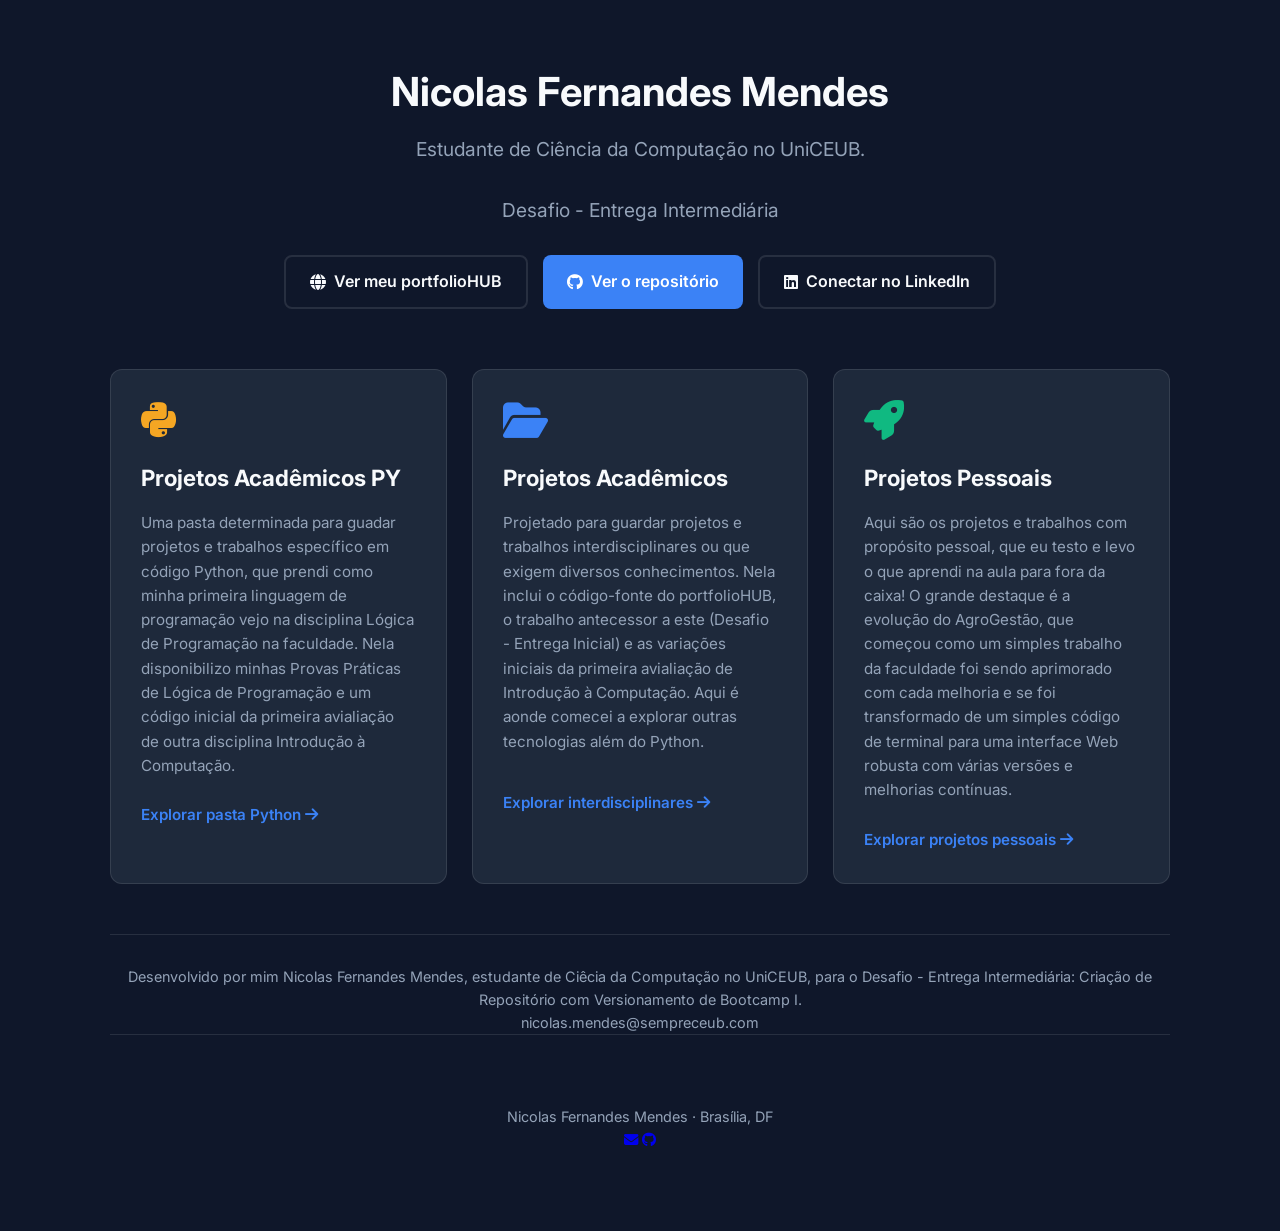
<file: index.html>
<!DOCTYPE html>
<html lang="pt-BR">
<head>
    <meta charset="UTF-8">
    <meta name="viewport" content="width=device-width, initial-scale=1.0">
    <title>Hub Acadêmico | Nicolas Fernandes Mendes</title>
    <link href="https://fonts.googleapis.com/css2?family=Inter:wght@300;400;600;700&display=swap" rel="stylesheet">
    <link rel="stylesheet" href="https://cdnjs.cloudflare.com/ajax/libs/font-awesome/6.4.0/css/all.min.css">
    <link rel="stylesheet" href="style.css">
</head>
<body>

    <div class="container">
        <header>
            <h1>Nicolas Fernandes Mendes</h1>
            <p class="subtitle">Estudante de Ciência da Computação no UniCEUB.</p>
            <p class="subtitle">Desafio - Entrega Intermediária</p>
            <div class="btn-group">
                <a href="https://nicolas-mendess.github.io/portfolioHUB/" target="_blank" class="btn btn-outline">
                    <i class="fa-solid fa-globe"></i> Ver meu portfolioHUB
                </a>
                <a href="https://github.com/nicolas-mendess/Desafio-Intermediaria" target="_blank" class="btn btn-primary">
                    <i class="fa-brands fa-github"></i> Ver o repositório  
                </a>
                <a href="https://www.linkedin.com/in/nicolas-fernandes-mendes-9b50b23b0" target="_blank" class="btn btn-outline">
                    <i class="fa-brands fa-linkedin"></i> Conectar no LinkedIn
                </a>
            </div>
        </header>

        <div class="grid">
            <div class="card">
                <i class="fa-brands fa-python card-icon icon-python"></i>
                <h2>Projetos Acadêmicos PY</h2>
                <p>Uma pasta determinada para guadar projetos e trabalhos específico em código Python, que prendi como minha primeira linguagem de programação
                vejo na disciplina Lógica de Programação na faculdade. Nela disponibilizo minhas Provas Práticas de Lógica de Programação e um código inicial da primeira avialiação de outra disciplina Introdução à Computação.
                <p>
                <a href="https://github.com/nicolas-mendess/Desafio-Intermediaria/tree/main/Projetos%20acad%C3%AAmicos.PY" class="card-link" target="_blank">
                    Explorar pasta Python <i class="fa-solid fa-arrow-right"></i>
                </a>
            </div>

            <div class="card">
                <i class="fa-solid fa-folder-open card-icon icon-web"></i>
                <h2>Projetos Acadêmicos</h2>
                <p>Projetado para guardar projetos e trabalhos interdisciplinares ou que exigem diversos conhecimentos. Nela inclui o código-fonte do portfolioHUB, o trabalho antecessor a este (Desafio - Entrega Inicial)
                    e as variações iniciais da primeira avialiação de Introdução à Computação. Aqui é aonde comecei a explorar outras tecnologias além do Python.
                <p>
                <a href="https://github.com/nicolas-mendess/Desafio-Intermediaria/tree/main/Projetos%20acad%C3%AAmicos" class="card-link" target="_blank">
                    Explorar interdisciplinares <i class="fa-solid fa-arrow-right"></i>
                </a>
            </div>

            <div class="card">
                <i class="fa-solid fa-rocket card-icon icon-rocket"></i>
                <h2>Projetos Pessoais</h2>
                <p>Aqui são os projetos e trabalhos com propósito pessoal, que eu testo e levo o que aprendi na aula para fora da caixa! O grande destaque é a evolução do AgroGestão,
                    que começou como um simples trabalho da faculdade foi sendo aprimorado com cada melhoria e se foi transformado de um simples código de terminal para uma interface Web robusta com várias versões e melhorias contínuas.
                    </p>
                <a href="https://github.com/nicolas-mendess/Desafio-Intermediaria/tree/main/Projetos%20pessoais/Agroneg%C3%B3cio" class="card-link" target="_blank">
                    Explorar projetos pessoais <i class="fa-solid fa-arrow-right"></i>
                </a>
            </div>
        </div>

        <footer>
            <p>Desenvolvido por mim Nicolas Fernandes Mendes, estudante de Ciêcia da Computação no UniCEUB, para o Desafio - Entrega Intermediária:
Criação de Repositório com Versionamento de Bootcamp I.
            </p>
           
  <section class="section contato" id="contato">
        nicolas.mendes@sempreceub.com
      </a>
  </section>
  </section>
 <footer class="footer">
    <div class="container footer__inner">
      <p class="footer__copy"> Nicolas Fernandes Mendes · Brasília, DF </p>
      <div class="footer__social">
        <a href="mailto:nicolas.mendes@sempreceub.com" aria-label="Email"><i class="fa-solid fa-envelope"></i></a>
        <a href="https://github.com/nicolas-mendess" target="_blank" aria-label="GitHub"><i class="fa-brands fa-github"></i></a>
      </div>
    </div>
  </footer>

</body>
</html>
</file>
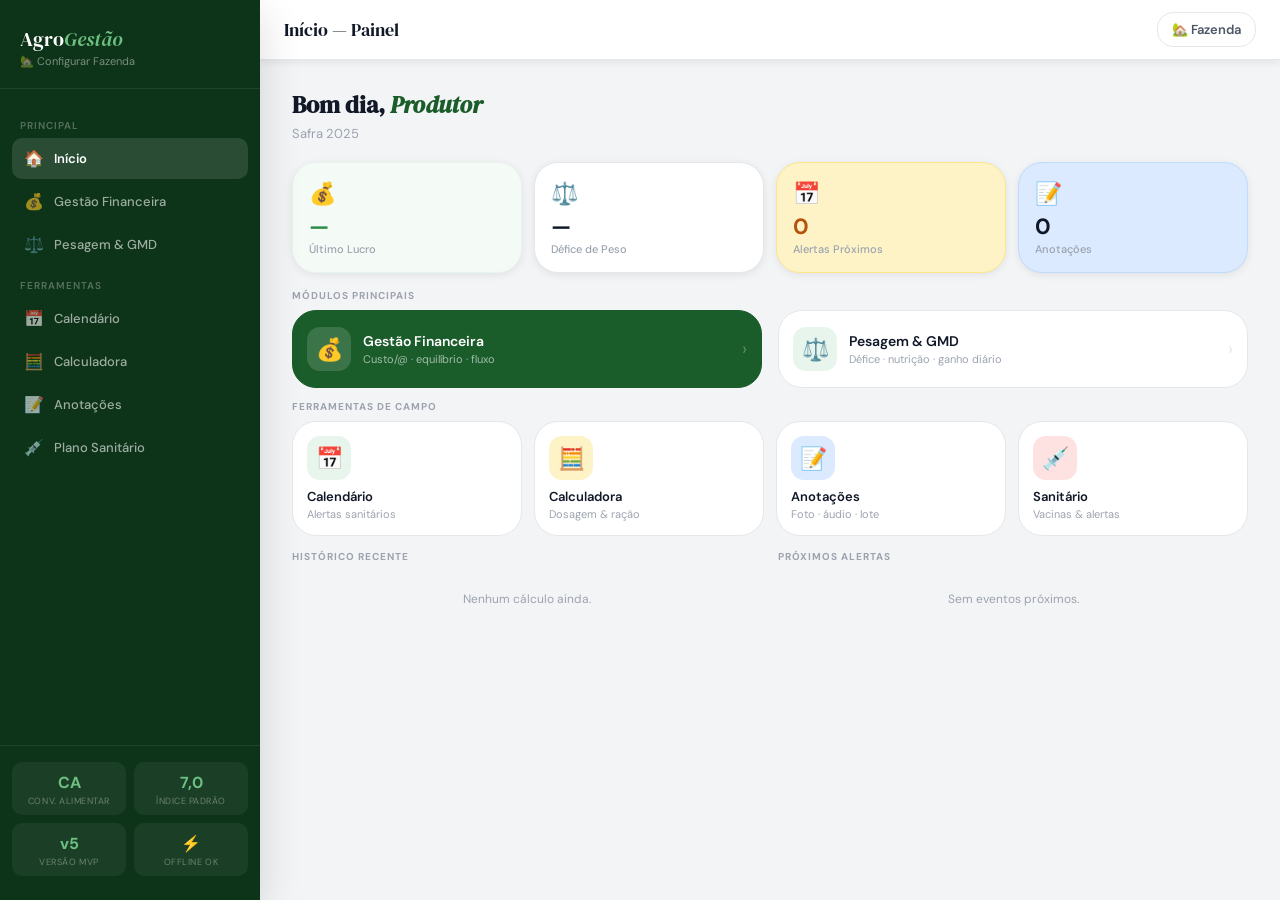
<file: remixed-v2.html>
<!DOCTYPE html>
<html lang="pt-BR">
<head>
<meta charset="UTF-8">
<meta name="viewport" content="width=device-width, initial-scale=1.0, viewport-fit=cover">
<meta name="theme-color" content="#0d3318">
<title>AgroGestão v5.0</title>
<link href="https://fonts.googleapis.com/css2?family=DM+Serif+Display:ital@0;1&family=DM+Sans:ital,wght@0,300;0,400;0,500;0,600;0,700;1,400&display=swap" rel="stylesheet">
<style>
/* ══════════════════════════════════════════
   TOKENS
══════════════════════════════════════════ */
:root{
  --g9:#0d3318;--g8:#112d1c;--g7:#1a5c2a;--g5:#2e8b47;--g3:#6dbf82;--g1:#e8f5ec;--g0:#f4fbf6;
  --a6:#b45309;--a1:#fef3c7;--r6:#dc2626;--r1:#fee2e2;--b6:#1d4ed8;--b1:#dbeafe;
  --n9:#111827;--n7:#374151;--n6:#4b5563;--n4:#9ca3af;--n2:#e5e7eb;--n1:#f3f4f6;--w:#fff;
  --radius:16px;--radius-lg:24px;--radius-sm:10px;
  --shadow:0 2px 8px rgba(0,0,0,.08);--shadow-md:0 4px 16px rgba(0,0,0,.1);--shadow-lg:0 12px 40px rgba(0,0,0,.14);
  --tab-h:64px;--sidebar-w:240px;
  --font-xs:11px;--font-sm:12px;--font-base:14px;--font-md:16px;--font-lg:20px;--font-xl:28px;
}
*,*::before,*::after{box-sizing:border-box;margin:0;padding:0;-webkit-tap-highlight-color:transparent}
html{font-size:16px;-webkit-text-size-adjust:100%}
body{font-family:'DM Sans',sans-serif;background:var(--n1);color:var(--n9);min-height:100dvh;-webkit-font-smoothing:antialiased}

/* ══ LAYOUT SHELL ══ */
.shell{display:flex;min-height:100dvh}

/* ══ SIDEBAR (desktop ≥1024px) ══ */
.sidebar{
  display:none;width:var(--sidebar-w);background:var(--g9);flex-direction:column;
  position:fixed;top:0;left:0;height:100vh;z-index:200;overflow-y:auto;
  box-shadow:var(--shadow-lg);
}
.sb-brand{padding:28px 20px 20px;border-bottom:1px solid rgba(255,255,255,.08)}
.sb-brand-name{font-family:'DM Serif Display',serif;font-size:20px;color:var(--w);line-height:1.1}
.sb-brand-name em{font-style:italic;color:var(--g3)}
.sb-farm{font-size:11px;color:rgba(255,255,255,.45);margin-top:4px;cursor:pointer;transition:color .2s}
.sb-farm:hover{color:rgba(255,255,255,.8)}
.sb-nav{padding:16px 12px;flex:1}
.sb-section{font-size:10px;font-weight:600;letter-spacing:.1em;text-transform:uppercase;color:rgba(255,255,255,.3);padding:0 8px;margin-bottom:6px;margin-top:14px}
.sb-item{display:flex;align-items:center;gap:10px;padding:10px 12px;border-radius:var(--radius-sm);color:rgba(255,255,255,.6);font-size:13px;font-weight:500;cursor:pointer;transition:background .15s,color .15s;margin-bottom:2px}
.sb-item:hover{background:rgba(255,255,255,.07);color:rgba(255,255,255,.9)}
.sb-item.active{background:rgba(255,255,255,.12);color:var(--w);font-weight:600}
.sb-item .si{font-size:16px;flex-shrink:0}
.sb-bottom{padding:16px 12px 24px;border-top:1px solid rgba(255,255,255,.08)}
.sb-stats{display:grid;grid-template-columns:1fr 1fr;gap:8px}
.sb-stat{background:rgba(255,255,255,.06);border-radius:var(--radius-sm);padding:10px 10px 8px;text-align:center}
.sb-stat-val{font-size:16px;font-weight:700;color:var(--g3)}
.sb-stat-lbl{font-size:9px;color:rgba(255,255,255,.35);margin-top:2px;text-transform:uppercase;letter-spacing:.06em}

/* ══ MAIN CONTENT ══ */
.main{flex:1;display:flex;flex-direction:column;min-height:100dvh}

/* ══ TOP BAR (tablet/desktop) ══ */
.topbar{
  display:none;height:60px;background:var(--w);border-bottom:1px solid var(--n2);
  padding:0 24px;align-items:center;justify-content:space-between;
  position:sticky;top:0;z-index:150;box-shadow:var(--shadow);
}
.topbar-title{font-family:'DM Serif Display',serif;font-size:18px;color:var(--n9)}
.topbar-actions{display:flex;align-items:center;gap:10px}
.topbar-btn{display:flex;align-items:center;gap:6px;padding:8px 14px;border-radius:var(--radius);font-size:13px;font-weight:600;cursor:pointer;border:1.5px solid var(--n2);background:var(--w);color:var(--n6);transition:all .15s}
.topbar-btn:hover{background:var(--g0);border-color:var(--g3);color:var(--g7)}
.topbar-farm{font-size:13px;color:var(--n4)}

/* ══ MOBILE HEADER ══ */
.mobile-hero{
  background:var(--g9);padding:calc(env(safe-area-inset-top)+20px) 18px 22px;
  position:relative;overflow:hidden;flex-shrink:0;
}
.mobile-hero::before{content:'';position:absolute;top:-40px;right:-40px;width:150px;height:150px;border-radius:50%;background:rgba(255,255,255,.04)}
.hero-eyebrow{font-size:10px;font-weight:600;letter-spacing:.14em;text-transform:uppercase;color:var(--g3);margin-bottom:6px}
.hero-title{font-family:'DM Serif Display',serif;font-size:clamp(22px,5.5vw,28px);line-height:1.1;color:var(--w);margin-bottom:4px}
.hero-title em{font-style:italic;color:var(--g3)}
.hero-sub{font-size:11px;color:rgba(255,255,255,.5)}
.farm-chip{display:inline-flex;align-items:center;gap:5px;background:rgba(255,255,255,.1);border:1px solid rgba(255,255,255,.15);border-radius:20px;padding:4px 11px;margin-top:8px;font-size:11px;color:rgba(255,255,255,.8);cursor:pointer}
.farm-chip:active{background:rgba(255,255,255,.2)}

/* ══ PAGE BODY ══ */
.page{display:none;flex:1;padding:16px;overflow-y:auto}
.page.active{display:block}

/* Desktop page padding */
.page-inner{max-width:1200px;margin:0 auto}

/* ══ MOBILE BOTTOM NAV ══ */
.bottom-nav{
  display:flex;position:fixed;bottom:0;left:0;right:0;
  height:calc(var(--tab-h) + env(safe-area-inset-bottom));
  padding-bottom:env(safe-area-inset-bottom);
  background:rgba(255,255,255,.97);backdrop-filter:blur(16px);-webkit-backdrop-filter:blur(16px);
  border-top:1px solid var(--n2);z-index:190;box-shadow:0 -4px 20px rgba(0,0,0,.06);
}
.bn-item{flex:1;display:flex;flex-direction:column;align-items:center;justify-content:center;gap:3px;cursor:pointer;transition:opacity .15s;padding:6px 4px 0}
.bn-item:active{opacity:.6}
.bn-ico{font-size:20px;position:relative}
.bn-ico::after{content:'';position:absolute;bottom:-5px;left:50%;transform:translateX(-50%);width:0;height:2px;background:var(--g7);border-radius:2px;transition:width .2s}
.bn-item.active .bn-ico::after{width:16px}
.bn-lbl{font-size:9px;font-weight:500;color:var(--n4);transition:color .2s}
.bn-item.active .bn-lbl{color:var(--g7);font-weight:700}
/* Badge */
.bn-badge{position:absolute;top:-4px;right:-6px;width:14px;height:14px;background:var(--r6);border-radius:50%;font-size:8px;color:var(--w);font-weight:700;display:flex;align-items:center;justify-content:center}

/* ══ FAB ══ */
.fab{position:fixed;bottom:calc(var(--tab-h) + env(safe-area-inset-bottom) + 14px);right:16px;width:48px;height:48px;background:var(--g7);border-radius:50%;display:flex;align-items:center;justify-content:center;font-size:24px;color:var(--w);cursor:pointer;box-shadow:0 4px 16px rgba(26,92,42,.4);z-index:180;transition:transform .15s}
.fab:active{transform:scale(.9)}
.fab.hidden{display:none}

/* ══ GRID SYSTEM ══ */
.grid-2{display:grid;grid-template-columns:1fr 1fr;gap:12px}
.grid-3{display:grid;grid-template-columns:1fr 1fr 1fr;gap:12px}
.grid-4{display:grid;grid-template-columns:repeat(4,1fr);gap:12px}
.col-span-2{grid-column:span 2}
.col-span-3{grid-column:span 3}
.col-span-full{grid-column:1/-1}

/* ══ CARDS ══ */
.card{background:var(--w);border:1.5px solid var(--n2);border-radius:var(--radius-lg);overflow:hidden;box-shadow:var(--shadow)}
.card-hdr{padding:14px 16px;display:flex;align-items:center;justify-content:space-between;border-bottom:1px solid var(--n2)}
.card-title{font-size:13px;font-weight:700;color:var(--n7);letter-spacing:.04em}
.card-body{padding:16px}
.card-body.p0{padding:0}

.stat-card{background:var(--w);border:1.5px solid var(--n2);border-radius:var(--radius-lg);padding:16px;box-shadow:var(--shadow)}
.stat-card.green{background:var(--g0);border-color:var(--g1)}
.stat-card.red{background:var(--r1);border-color:#fecaca}
.stat-card.amber{background:var(--a1);border-color:#fde68a}
.stat-card.blue{background:var(--b1);border-color:#bfdbfe}
.sc-ico{font-size:22px;margin-bottom:8px}
.sc-val{font-size:22px;font-weight:700;color:var(--n9);line-height:1}
.sc-val.green{color:var(--g5)}
.sc-val.red{color:var(--r6)}
.sc-val.amber{color:var(--a6)}
.sc-lbl{font-size:11px;color:var(--n4);margin-top:4px;font-weight:500}

/* Module cards for home */
.mod-card{background:var(--w);border:1.5px solid var(--n2);border-radius:var(--radius-lg);padding:16px 14px;display:flex;align-items:center;gap:12px;cursor:pointer;transition:border-color .2s,transform .12s,box-shadow .2s;min-height:72px}
.mod-card:hover{border-color:var(--g3);box-shadow:var(--shadow-md)}
.mod-card:active{transform:scale(.975)}
.mod-card.primary{background:var(--g7);border-color:var(--g7)}
.mod-card.primary:hover{background:var(--g5)}
.mod-ico{width:44px;height:44px;border-radius:13px;background:var(--g1);display:flex;align-items:center;justify-content:center;font-size:22px;flex-shrink:0}
.mod-card.primary .mod-ico{background:rgba(255,255,255,.15)}
.mod-info{flex:1}
.mod-title{font-size:14px;font-weight:600;color:var(--n9)}
.mod-card.primary .mod-title{color:var(--w)}
.mod-desc{font-size:11px;color:var(--n4);margin-top:2px}
.mod-card.primary .mod-desc{color:rgba(255,255,255,.6)}
.mod-arr{font-size:18px;color:var(--n2)}
.mod-card.primary .mod-arr{color:rgba(255,255,255,.3)}

/* ══ ALERTS ══ */
.alert-item{display:flex;align-items:center;gap:8px;background:var(--a1);border:1px solid #fde68a;border-radius:var(--radius);padding:10px 12px;cursor:pointer;font-size:12px}
.alert-item.red{background:var(--r1);border-color:#fecaca}
.alert-item.green{background:var(--g0);border-color:var(--g1)}
.alert-dot{width:7px;height:7px;border-radius:50%;background:var(--a6);flex-shrink:0}
.alert-item.red .alert-dot{background:var(--r6)}
.alert-item.green .alert-dot{background:var(--g5)}
.alert-txt{flex:1;font-weight:600;color:var(--a6)}
.alert-item.red .alert-txt{color:var(--r6)}
.alert-item.green .alert-txt{color:var(--g7)}
.alert-date{font-size:10px;color:var(--n4)}

/* ══ FORM ══ */
.section-label{font-size:10px;font-weight:700;letter-spacing:.1em;text-transform:uppercase;color:var(--n4);margin-bottom:8px;display:block}
.fgrp{display:flex;flex-direction:column;gap:5px}
.flbl{font-size:12px;font-weight:600;color:var(--n6);letter-spacing:.02em}
.iwrap{display:flex;align-items:center;background:var(--n1);border:1.5px solid var(--n2);border-radius:var(--radius);padding:0 12px;transition:border-color .2s,box-shadow .2s}
.iwrap:focus-within{border-color:var(--g5);box-shadow:0 0 0 3px rgba(46,139,71,.1);background:var(--w)}
.iwrap.error{border-color:var(--r6)}
.ipfx{font-size:12px;font-weight:600;color:var(--n4);margin-right:6px;white-space:nowrap}
.iwrap input,.iwrap select,.iwrap textarea{flex:1;background:none;border:none;outline:none;font-family:'DM Sans',sans-serif;font-size:15px;font-weight:600;color:var(--n9);padding:12px 0;min-height:46px;width:100%}
.iwrap input::placeholder,.iwrap textarea::placeholder{color:var(--n4);font-weight:400;font-size:13px}
.iwrap textarea{resize:none;min-height:80px;padding:10px 0;font-size:13px;font-weight:400}
.iwrap select{font-weight:500;font-size:13px;cursor:pointer}
.isfx{font-size:12px;color:var(--n4);margin-left:6px;font-weight:500;white-space:nowrap}
.ferr{font-size:10px;color:var(--r6);font-weight:500;display:none}
.ferr.visible{display:block}
.form-row{display:grid;gap:10px}

/* ══ BUTTONS ══ */
.btn{display:inline-flex;align-items:center;justify-content:center;gap:6px;border:none;border-radius:var(--radius);padding:12px 18px;font-family:'DM Sans',sans-serif;font-size:14px;font-weight:600;cursor:pointer;transition:all .15s;min-height:46px;touch-action:manipulation;white-space:nowrap}
.btn:active{transform:scale(.97)}
.btn-primary{background:var(--g7);color:var(--w);box-shadow:0 4px 12px rgba(26,92,42,.25)}
.btn-primary:hover{background:var(--g5)}
.btn-full{width:100%}
.btn-ghost{background:var(--n1);color:var(--n6);border:1.5px solid var(--n2)}
.btn-ghost:hover{background:var(--n2)}
.btn-sm{padding:8px 14px;font-size:12px;min-height:36px}
.btn-danger{background:var(--r1);color:var(--r6);border:1px solid #fecaca}
.btn-amber{background:var(--a6);color:var(--w)}

/* ══ COST LINES ══ */
.cost-line{display:flex;gap:8px;align-items:center}
.cost-line .iwrap{flex:1}
.delbtn{width:34px;height:46px;display:flex;align-items:center;justify-content:center;background:var(--r1);border:1px solid #fecaca;border-radius:var(--radius-sm);cursor:pointer;color:var(--r6);font-size:15px;flex-shrink:0}
.addbtn{display:flex;align-items:center;justify-content:center;gap:5px;background:var(--g0);border:1.5px dashed var(--g3);border-radius:var(--radius);padding:9px;color:var(--g7);font-size:12px;font-weight:600;cursor:pointer}
.addbtn:hover{background:var(--g1)}

/* ══ RESULT PANELS ══ */
.rpanel{background:var(--w);border:1.5px solid var(--n2);border-radius:var(--radius-lg);overflow:hidden}
.rpanel.hidden{display:none}
.rphdr{padding:10px 14px;font-size:10px;font-weight:700;letter-spacing:.1em;text-transform:uppercase;background:var(--n1);color:var(--n6);border-bottom:1px solid var(--n2)}
.rrow{display:flex;justify-content:space-between;align-items:center;padding:11px 14px;border-bottom:1px solid var(--n2);font-size:13px}
.rrow:last-child{border-bottom:none}
.rl{color:var(--n6)}
.rv{font-weight:700;color:var(--n9)}
.rv.grn{color:var(--g5);font-size:16px}
.rv.red{color:var(--r6);font-size:16px}

/* ══ PE CARD ══ */
.pe-card{background:var(--g9);border-radius:var(--radius-lg);overflow:hidden}
.pe-hdr{padding:10px 14px;display:flex;align-items:center;gap:7px;border-bottom:1px solid rgba(255,255,255,.1)}
.pe-title{font-size:11px;font-weight:700;color:var(--w);letter-spacing:.06em;text-transform:uppercase}
.pe-tag{margin-left:auto;background:rgba(255,255,255,.12);color:rgba(255,255,255,.85);font-size:9px;font-weight:600;padding:2px 7px;border-radius:20px;letter-spacing:.06em;text-transform:uppercase}
.pe-row{display:flex;justify-content:space-between;align-items:center;padding:9px 14px;border-bottom:1px solid rgba(255,255,255,.06);font-size:12px}
.pe-row:last-child{border-bottom:none}
.pl{color:rgba(255,255,255,.55)}
.pv{font-weight:700;color:var(--w)}
.pv.big{font-size:16px;color:var(--g3)}
.pe-live-note{font-size:9px;color:rgba(255,255,255,.3);font-style:italic}

/* ══ BADGE STATUS ══ */
.sbadge{border-radius:var(--radius);padding:12px 14px;display:flex;align-items:center;gap:10px}
.sbadge.hidden{display:none}
.sbadge.success{background:var(--g1);border:2px solid var(--g5)}
.sbadge.danger{background:var(--r1);border:2px solid var(--r6)}
.sbadge.warning{background:var(--a1);border:2px solid var(--a6)}
.bdot{width:9px;height:9px;border-radius:50%;flex-shrink:0}
.success .bdot{background:var(--g5)}
.danger .bdot{background:var(--r6)}
.warning .bdot{background:var(--a6)}
.btxt{font-size:13px;font-weight:700}
.success .btxt{color:var(--g7)}
.danger .btxt{color:var(--r6)}
.warning .btxt{color:var(--a6)}
.bsub{font-size:11px;color:var(--n6);margin-top:2px}

/* ══ NUTRI BLOCK ══ */
.nblock{background:var(--g9);border-radius:var(--radius-lg);overflow:hidden}
.nblock.hidden{display:none}
.nhdr{padding:10px 14px;display:flex;align-items:center;gap:7px;border-bottom:1px solid rgba(255,255,255,.1)}
.ntitle{font-size:11px;font-weight:700;color:var(--w);letter-spacing:.06em;text-transform:uppercase}
.ntag{margin-left:auto;background:rgba(255,255,255,.12);color:rgba(255,255,255,.85);font-size:9px;font-weight:600;padding:2px 7px;border-radius:20px}
.nrow{display:flex;justify-content:space-between;align-items:center;padding:9px 14px;border-bottom:1px solid rgba(255,255,255,.06);font-size:12px}
.nrow:last-child{border-bottom:none}
.nl{color:rgba(255,255,255,.55)}
.nv{font-weight:700;color:var(--w)}
.nv.big{font-size:16px;color:var(--g3)}

/* ══ HIST ══ */
.hist-card{background:var(--w);border:1.5px solid var(--n2);border-radius:var(--radius);padding:11px 13px;cursor:pointer;transition:border-color .15s}
.hist-card:hover{border-color:var(--g3)}
.hist-head{display:flex;justify-content:space-between;margin-bottom:3px}
.hist-type{font-size:10px;font-weight:700;letter-spacing:.08em;text-transform:uppercase;color:var(--n4)}
.hist-date{font-size:10px;color:var(--n4)}
.hist-val{font-size:13px;font-weight:700}
.hist-sub{font-size:11px;color:var(--n6);margin-top:1px}
.hist-empty{font-size:12px;color:var(--n4);text-align:center;padding:20px 0}

/* ══ CALENDAR ══ */
.cal-header{display:flex;align-items:center;justify-content:space-between;margin-bottom:8px}
.cal-month-label{font-family:'DM Serif Display',serif;font-size:18px;color:var(--n9)}
.cal-nav{width:34px;height:34px;display:flex;align-items:center;justify-content:center;background:var(--n1);border:1px solid var(--n2);border-radius:var(--radius-sm);cursor:pointer;font-size:16px;color:var(--n6)}
.cal-nav:hover{background:var(--n2)}
.cal-grid{display:grid;grid-template-columns:repeat(7,1fr);gap:2px}
.cal-dow{font-size:9px;font-weight:700;color:var(--n4);text-align:center;padding:5px 0;text-transform:uppercase}
.cal-day{aspect-ratio:1;display:flex;align-items:center;justify-content:center;border-radius:var(--radius-sm);font-size:12px;font-weight:500;cursor:pointer;position:relative;transition:background .12s}
.cal-day:hover{background:var(--n1)}
.cal-day.other{color:var(--n4);font-weight:300}
.cal-day.today{background:var(--g1);color:var(--g7);font-weight:700}
.cal-day.selected{background:var(--g7);color:var(--w);font-weight:700}
.cal-day.has-ev::after{content:'';position:absolute;bottom:2px;left:50%;transform:translateX(-50%);width:4px;height:4px;border-radius:50%;background:var(--a6)}
.cal-day.selected.has-ev::after{background:var(--g3)}
.ev-item{display:flex;gap:9px;align-items:flex-start;padding:10px 12px;background:var(--n1);border-radius:var(--radius);border-left:3px solid var(--g5);cursor:default}
.ev-item.sanitario{border-left-color:var(--r6)}
.ev-item.pesagem{border-left-color:var(--b6)}
.ev-item.financeiro{border-left-color:var(--a6)}
.ev-title{font-size:13px;font-weight:600}
.ev-sub{font-size:11px;color:var(--n4);margin-top:2px}
.ev-badge{font-size:9px;font-weight:700;padding:2px 6px;border-radius:20px;text-transform:uppercase;letter-spacing:.06em;margin-left:6px}
.eb-san{background:var(--r1);color:var(--r6)}
.eb-pes{background:var(--b1);color:var(--b6)}
.eb-fin{background:var(--a1);color:var(--a6)}
.eb-gen{background:var(--g1);color:var(--g7)}
.add-ev-panel{background:var(--g0);border:1px solid var(--g1);border-radius:var(--radius-lg);padding:14px;display:none;flex-direction:column;gap:10px}
.add-ev-panel.visible{display:flex}

/* ══ CALCULADORA ══ */
.calc-wrap{background:var(--n9);border-radius:var(--radius-lg);overflow:hidden}
.calc-display{padding:14px 16px 8px;text-align:right}
.calc-expr{font-size:11px;color:var(--n4);min-height:15px;margin-bottom:3px;word-break:break-all}
.calc-result{font-size:30px;font-weight:600;color:var(--w);min-height:38px;word-break:break-all}
.calc-tabs{display:flex;background:rgba(255,255,255,.05);border-bottom:1px solid rgba(255,255,255,.06)}
.calc-tab{flex:1;padding:8px 4px;text-align:center;font-size:10px;font-weight:700;color:rgba(255,255,255,.35);cursor:pointer;transition:all .15s;letter-spacing:.04em;text-transform:uppercase}
.calc-tab.active{color:var(--g3);background:rgba(255,255,255,.07)}
.calc-btns{display:grid;grid-template-columns:repeat(4,1fr);gap:1px;background:rgba(255,255,255,.06)}
.cbtn{background:rgba(255,255,255,.07);padding:16px 0;text-align:center;font-size:17px;font-weight:500;color:var(--w);cursor:pointer;transition:background .1s;user-select:none;touch-action:manipulation}
.cbtn:active,.cbtn:hover{background:rgba(255,255,255,.18)}
.cbtn.op{background:rgba(46,139,71,.25);color:var(--g3)}
.cbtn.op:hover{background:rgba(46,139,71,.4)}
.cbtn.eq{background:var(--g7);color:var(--w);font-size:20px}
.cbtn.eq:hover{background:var(--g5)}
.cbtn.clr{background:rgba(220,38,38,.22);color:#fca5a5;font-size:13px}
.dose-panel{padding:14px;display:flex;flex-direction:column;gap:10px}
.dose-panel .flbl{color:rgba(255,255,255,.55)}
.dose-panel .iwrap{background:rgba(255,255,255,.07);border-color:rgba(255,255,255,.1)}
.dose-panel .iwrap input,.dose-panel .iwrap select{color:var(--w);min-height:42px}
.dose-panel .iwrap input::placeholder{color:rgba(255,255,255,.25)}
.dose-panel .ipfx,.dose-panel .isfx{color:rgba(255,255,255,.35)}
.dose-box{background:rgba(46,139,71,.18);border:1px solid rgba(109,191,130,.25);border-radius:var(--radius);padding:12px;text-align:center}
.dose-lbl{font-size:11px;color:rgba(255,255,255,.45);margin-bottom:3px}
.dose-val{font-size:24px;font-weight:700;color:var(--g3)}
.dose-sub{font-size:11px;color:rgba(255,255,255,.35);margin-top:2px}

/* ══ NOTAS ══ */
.nota-card{background:var(--w);border:1.5px solid var(--n2);border-radius:var(--radius-lg);overflow:hidden;transition:border-color .15s}
.nota-card:hover{border-color:var(--g3)}
.nota-head{display:flex;justify-content:space-between;align-items:flex-start;padding:11px 13px 7px}
.nota-title{font-size:13px;font-weight:600;flex:1;margin-right:8px}
.nota-lote{font-size:10px;font-weight:700;padding:2px 8px;border-radius:20px;background:var(--g1);color:var(--g7);white-space:nowrap}
.nota-body{padding:0 13px 10px;font-size:12px;color:var(--n6);line-height:1.5}
.nota-foot{padding:8px 13px;border-top:1px solid var(--n1);display:flex;align-items:center;gap:8px}
.nota-date{font-size:10px;color:var(--n4);flex:1}
.nota-badge{font-size:10px;color:var(--n4);display:flex;align-items:center;gap:2px}
.media-btns{display:flex;gap:8px}
.media-btn{flex:1;display:flex;align-items:center;justify-content:center;gap:6px;background:var(--n1);border:1.5px solid var(--n2);border-radius:var(--radius);padding:10px;font-size:12px;font-weight:600;color:var(--n6);cursor:pointer}
.media-btn:hover{background:var(--n2)}
.media-btn.on{background:var(--g1);border-color:var(--g3);color:var(--g7)}
.media-preview{display:flex;flex-wrap:wrap;gap:6px}
.m-thumb{width:54px;height:54px;border-radius:var(--radius-sm);background:var(--n1);border:1px solid var(--n2);display:flex;align-items:center;justify-content:center;font-size:18px;position:relative;overflow:hidden}
.m-thumb img{width:100%;height:100%;object-fit:cover}
.m-thumb .rm{position:absolute;top:-5px;right:-5px;width:15px;height:15px;background:var(--r6);color:var(--w);border-radius:50%;display:flex;align-items:center;justify-content:center;font-size:9px;cursor:pointer}
.audio-ind{background:var(--g0);border:1px solid var(--g3);border-radius:var(--radius);padding:8px 12px;display:flex;align-items:center;gap:8px;font-size:12px;color:var(--g7);font-weight:600}
.audio-wave{display:flex;gap:2px;align-items:center}
.audio-wave span{width:3px;background:var(--g5);border-radius:2px;animation:wav .8s ease-in-out infinite}
.audio-wave span:nth-child(1){height:8px}
.audio-wave span:nth-child(2){height:14px;animation-delay:.1s}
.audio-wave span:nth-child(3){height:10px;animation-delay:.2s}
.audio-wave span:nth-child(4){height:16px;animation-delay:.15s}
.audio-wave span:nth-child(5){height:6px;animation-delay:.3s}
@keyframes wav{0%,100%{opacity:.5;transform:scaleY(.7)}50%{opacity:1;transform:scaleY(1)}}

/* ══ SANITÁRIO ══ */
.san-card{background:var(--w);border:1.5px solid var(--n2);border-radius:var(--radius-lg);padding:12px 14px}
.san-head{display:flex;justify-content:space-between;margin-bottom:3px}
.san-tipo{font-size:11px;font-weight:700;color:var(--r6)}
.san-date{font-size:10px;color:var(--n4)}
.san-lote{font-size:13px;font-weight:600;margin-bottom:2px}
.san-obs{font-size:11px;color:var(--n6)}

/* ══ MODAL ══ */
.modal-overlay{position:fixed;inset:0;background:rgba(0,0,0,.5);display:flex;align-items:flex-end;z-index:500;animation:mf .2s ease}
.modal-overlay.hidden{display:none}
@keyframes mf{from{opacity:0}to{opacity:1}}
.modal{background:var(--w);border-radius:var(--radius-lg) var(--radius-lg) 0 0;padding:22px 18px calc(env(safe-area-inset-bottom)+22px);width:100%;max-width:500px;margin:0 auto;animation:ms .25s cubic-bezier(.4,0,.2,1)}
@keyframes ms{from{transform:translateY(30px)}to{transform:translateY(0)}}
.modal-title{font-family:'DM Serif Display',serif;font-size:18px;color:var(--n9);margin-bottom:3px}
.modal-sub{font-size:11px;color:var(--n4);margin-bottom:16px}
.modal-btns{display:flex;gap:8px;margin-top:14px}

/* ══ DIVIDER ══ */
.divider{height:1px;background:var(--n2);margin:4px 0}

/* ══ ANIMATION ══ */
.fade-in{animation:fi .25s ease}
@keyframes fi{from{opacity:0;transform:translateY(6px)}to{opacity:1;transform:translateY(0)}}

/* ════════════════════════════════════
   RESPONSIVE BREAKPOINTS
════════════════════════════════════ */

/* ── TABLET ≥ 640px ── */
@media(min-width:640px){
  .page{padding:20px 24px}
  .form-row{grid-template-columns:1fr 1fr}
  .grid-2{gap:16px}
  .grid-3{gap:14px}
  .modal-overlay{align-items:center;padding:20px}
  .modal{border-radius:var(--radius-lg);max-height:90vh;overflow-y:auto}
  .bottom-nav{max-width:640px;left:50%;transform:translateX(-50%);border-radius:var(--radius-lg) var(--radius-lg) 0 0}
  .fab{right:24px}
}

/* ── DESKTOP ≥ 1024px ── */
@media(min-width:1024px){
  .sidebar{display:flex}
  .main{margin-left:var(--sidebar-w)}
  .bottom-nav{display:none}
  .topbar{display:flex}
  .fab{display:none}
  .mobile-hero{display:none}
  .page{padding:24px 28px}
  .page-inner{padding:0}
  /* Show home hero as topbar info instead */
}
/* ── WIDE ≥ 1280px ── */
@media(min-width:1280px){
  :root{--sidebar-w:260px}
  .page{padding:28px 32px}
}
/* ── ULTRA ≥ 1600px ── */
@media(min-width:1600px){
  :root{--sidebar-w:280px}
  .page-inner{max-width:1400px}
}

/* ── Mobile (≤639px) spacing bottom for nav ── */
@media(max-width:639px){
  .page{padding-bottom:calc(var(--tab-h) + env(safe-area-inset-bottom) + 16px)}
}
</style>
</head>
<body>
<div class="shell">

<!-- ════════ SIDEBAR (desktop) ════════ -->
<aside class="sidebar" id="sidebar">
  <div class="sb-brand">
    <div class="sb-brand-name">Agro<em>Gestão</em></div>
    <div class="sb-farm" id="sb-farm-label" onclick="openFarmModal()">🏡 Configurar Fazenda</div>
  </div>
  <nav class="sb-nav">
    <div class="sb-section">Principal</div>
    <div class="sb-item active" id="sbi-home" onclick="navigate('home')"><span class="si">🏠</span>Início</div>
    <div class="sb-item" id="sbi-financeiro" onclick="navigate('financeiro')"><span class="si">💰</span>Gestão Financeira</div>
    <div class="sb-item" id="sbi-pesagem" onclick="navigate('pesagem')"><span class="si">⚖️</span>Pesagem &amp; GMD</div>
    <div class="sb-section">Ferramentas</div>
    <div class="sb-item" id="sbi-calendario" onclick="navigate('calendario')"><span class="si">📅</span>Calendário</div>
    <div class="sb-item" id="sbi-calculadora" onclick="navigate('calculadora')"><span class="si">🧮</span>Calculadora</div>
    <div class="sb-item" id="sbi-anotacoes" onclick="navigate('anotacoes')"><span class="si">📝</span>Anotações</div>
    <div class="sb-item" id="sbi-sanitario" onclick="navigate('sanitario')"><span class="si">💉</span>Plano Sanitário</div>
  </nav>
  <div class="sb-bottom">
    <div class="sb-stats">
      <div class="sb-stat"><div class="sb-stat-val">CA</div><div class="sb-stat-lbl">Conv. Alimentar</div></div>
      <div class="sb-stat"><div class="sb-stat-val">7,0</div><div class="sb-stat-lbl">Índice padrão</div></div>
      <div class="sb-stat"><div class="sb-stat-val">v5</div><div class="sb-stat-lbl">Versão MVP</div></div>
      <div class="sb-stat"><div class="sb-stat-val">⚡</div><div class="sb-stat-lbl">Offline OK</div></div>
    </div>
  </div>
</aside>

<div class="main">
<!-- ════════ TOPBAR (desktop) ════════ -->
<header class="topbar" id="topbar">
  <div class="topbar-title" id="topbar-title">Início — Painel</div>
  <div class="topbar-actions">
    <div class="topbar-farm" id="topbar-farm"></div>
    <div class="topbar-btn" onclick="openFarmModal()">🏡 Fazenda</div>
  </div>
</header>

<!-- ════════ MOBILE HERO ════════ -->
<div class="mobile-hero" id="mobile-hero">
  <div class="hero-eyebrow">🌾 AgroGestão v5.0</div>
  <h1 class="hero-title">Gestão<br><em>de Campo</em></h1>
  <p class="hero-sub" id="hero-sub">Pecuária de corte · Safra 2025</p>
  <div class="farm-chip" onclick="openFarmModal()"><span>🏡</span><span id="farm-chip-lbl">Configurar Fazenda</span></div>
</div>

<!-- ═══════════════════════════════════════
     PAGES
═══════════════════════════════════════ -->

<!-- ── HOME ── -->
<div class="page active fade-in" id="page-home">
  <div class="page-inner">
    <!-- Alerts -->
    <div id="alerts-wrap" style="display:flex;flex-direction:column;gap:8px;margin-bottom:14px"></div>

    <!-- Desktop welcome row -->
    <div id="desktop-welcome" style="display:none;margin-bottom:20px">
      <h2 style="font-family:'DM Serif Display',serif;font-size:24px;color:var(--n9);margin-bottom:4px">Bom dia, <em id="dw-name" style="font-style:italic;color:var(--g7)">Produtor</em></h2>
      <p style="font-size:13px;color:var(--n4)" id="dw-sub">Acompanhe o desempenho da fazenda abaixo.</p>
    </div>

    <!-- KPI stats desktop -->
    <div class="grid-4" id="kpi-grid" style="margin-bottom:16px;display:none">
      <div class="stat-card green"><div class="sc-ico">💰</div><div class="sc-val green" id="kpi-lucro">—</div><div class="sc-lbl">Último Lucro</div></div>
      <div class="stat-card"><div class="sc-ico">⚖️</div><div class="sc-val" id="kpi-deficit">—</div><div class="sc-lbl">Défice de Peso</div></div>
      <div class="stat-card amber"><div class="sc-ico">📅</div><div class="sc-val amber" id="kpi-eventos">0</div><div class="sc-lbl">Alertas Próximos</div></div>
      <div class="stat-card blue"><div class="sc-ico">📝</div><div class="sc-val" id="kpi-notas">0</div><div class="sc-lbl">Anotações</div></div>
    </div>

    <!-- Module cards -->
    <span class="section-label">Módulos Principais</span>
    <div class="grid-2" style="margin-bottom:12px">
      <div class="mod-card primary" onclick="navigate('financeiro')">
        <div class="mod-ico">💰</div><div class="mod-info"><div class="mod-title">Gestão Financeira</div><div class="mod-desc">Custo/@ · equilíbrio · fluxo</div></div><div class="mod-arr">›</div>
      </div>
      <div class="mod-card" onclick="navigate('pesagem')">
        <div class="mod-ico">⚖️</div><div class="mod-info"><div class="mod-title">Pesagem &amp; GMD</div><div class="mod-desc">Défice · nutrição · ganho diário</div></div><div class="mod-arr">›</div>
      </div>
    </div>
    <span class="section-label">Ferramentas de Campo</span>
    <div class="grid-4" id="tools-grid" style="margin-bottom:14px">
      <div class="mod-card" onclick="navigate('calendario')" style="flex-direction:column;align-items:flex-start;gap:8px;min-height:auto;padding:14px">
        <div class="mod-ico" style="background:var(--g1)">📅</div><div class="mod-info"><div class="mod-title" style="font-size:13px">Calendário</div><div class="mod-desc">Alertas sanitários</div></div>
      </div>
      <div class="mod-card" onclick="navigate('calculadora')" style="flex-direction:column;align-items:flex-start;gap:8px;min-height:auto;padding:14px">
        <div class="mod-ico" style="background:var(--a1)">🧮</div><div class="mod-info"><div class="mod-title" style="font-size:13px">Calculadora</div><div class="mod-desc">Dosagem &amp; ração</div></div>
      </div>
      <div class="mod-card" onclick="navigate('anotacoes')" style="flex-direction:column;align-items:flex-start;gap:8px;min-height:auto;padding:14px">
        <div class="mod-ico" style="background:var(--b1)">📝</div><div class="mod-info"><div class="mod-title" style="font-size:13px">Anotações</div><div class="mod-desc">Foto · áudio · lote</div></div>
      </div>
      <div class="mod-card" onclick="navigate('sanitario')" style="flex-direction:column;align-items:flex-start;gap:8px;min-height:auto;padding:14px">
        <div class="mod-ico" style="background:var(--r1)">💉</div><div class="mod-info"><div class="mod-title" style="font-size:13px">Sanitário</div><div class="mod-desc">Vacinas &amp; alertas</div></div>
      </div>
    </div>

    <!-- Hist + cal side by side on desktop -->
    <div class="grid-2" id="home-bottom-grid">
      <div>
        <span class="section-label">Histórico Recente</span>
        <div id="hist-list" style="display:flex;flex-direction:column;gap:8px"><div class="hist-empty">Nenhum cálculo ainda.</div></div>
      </div>
      <div id="home-cal-col">
        <span class="section-label">Próximos Alertas</span>
        <div id="home-events-list" style="display:flex;flex-direction:column;gap:8px"><div class="hist-empty">Sem eventos próximos.</div></div>
      </div>
    </div>
  </div>
</div>

<!-- ── FINANCEIRO ── -->
<div class="page fade-in" id="page-financeiro">
  <div class="page-inner">
    <h2 style="font-family:'DM Serif Display',serif;font-size:22px;margin-bottom:4px">Gestão Financeira</h2>
    <p style="font-size:12px;color:var(--n4);margin-bottom:16px">Múltiplos custos · custo por @ · ponto de equilíbrio em tempo real</p>
    <div class="grid-2" id="fin-layout">
      <div style="display:flex;flex-direction:column;gap:12px">
        <div class="fgrp"><label class="flbl">📈 Receita Total</label>
          <div class="iwrap" id="wrap-ganhos"><span class="ipfx">R$</span>
            <input type="number" id="fin-ganhos" placeholder="0" min="0" step="1" inputmode="decimal" oninput="atualizarPE()">
          </div><span class="ferr" id="err-ganhos">Informe um valor válido.</span>
        </div>
        <div class="fgrp"><label class="flbl">📉 Custos (por categoria)</label>
          <div id="cost-lines" style="display:flex;flex-direction:column;gap:7px"></div>
          <div class="addbtn" onclick="addCostLine()">＋ Adicionar custo</div>
        </div>
        <div class="form-row" style="grid-template-columns:1fr 1fr;gap:10px">
          <div class="fgrp"><label class="flbl">🎯 Preço por @</label>
            <div class="iwrap"><span class="ipfx">R$</span>
              <input type="number" id="fin-parr" placeholder="185" min="0" step="1" inputmode="decimal" oninput="atualizarPE()">
              <span class="isfx">/ @</span></div>
          </div>
          <div class="fgrp"><label class="flbl">⚖️ Total em @</label>
            <div class="iwrap"><input type="number" id="fin-arrobas" placeholder="17" min="0" step="1" inputmode="decimal" oninput="atualizarPE()">
              <span class="isfx">@</span></div>
          </div>
        </div>
        <button class="btn btn-primary btn-full" onclick="calcularFinanceiro()">Calcular Resultado</button>
        <div class="rpanel hidden" id="fin-resultado">
          <div class="rphdr">Resumo Financeiro</div>
          <div class="rrow"><span class="rl">Receita Total</span><span class="rv" id="fin-r-ganhos">—</span></div>
          <div class="rrow"><span class="rl">Custos Totais</span><span class="rv" id="fin-r-custos">—</span></div>
          <div class="rrow"><span class="rl">Custo por @</span><span class="rv" id="fin-r-custarr">—</span></div>
          <div class="rrow"><span class="rl" style="font-weight:700">Lucro / Prejuízo</span><span class="rv" id="fin-r-lucro">—</span></div>
        </div>
        <div class="sbadge hidden" id="fin-status"><div class="bdot"></div>
          <div><div class="btxt" id="fin-status-text"></div><div class="bsub" id="fin-status-sub"></div></div>
        </div>
      </div>
      <div>
        <div class="pe-card">
          <div class="pe-hdr"><span>⚡</span><span class="pe-title">Ponto de Equilíbrio</span><span class="pe-tag">Ao vivo</span></div>
          <div class="pe-row"><span class="pl">Custo total acumulado</span><span class="pv" id="pe-custo-total">—</span></div>
          <div class="pe-row"><span class="pl">Preço mín. para cobrir custos</span><span class="pv big" id="pe-preco-min">—</span></div>
          <div class="pe-row"><span class="pl">Margem atual</span><span class="pv" id="pe-margem">—</span></div>
          <div class="pe-row"><span class="pl pe-live-note">Actualiza ao digitar</span><span></span></div>
        </div>
      </div>
    </div>
  </div>
</div>

<!-- ── PESAGEM ── -->
<div class="page fade-in" id="page-pesagem">
  <div class="page-inner">
    <h2 style="font-family:'DM Serif Display',serif;font-size:22px;margin-bottom:4px">Pesagem &amp; GMD</h2>
    <p style="font-size:12px;color:var(--n4);margin-bottom:16px">Peso · défice · ganho médio diário · plano alimentar</p>
    <div class="grid-2" id="pes-layout">
      <div style="display:flex;flex-direction:column;gap:10px">
        <div class="fgrp"><label class="flbl">🐂 Identificação do Lote</label>
          <div class="iwrap"><input type="text" id="pes-lote" placeholder="Ex: Lote A — Nelore" maxlength="30"></div>
        </div>
        <div class="form-row" style="grid-template-columns:1fr 1fr">
          <div class="fgrp"><label class="flbl">🎯 Peso Ideal</label>
            <div class="iwrap" id="wrap-ideal"><input type="number" id="pes-ideal" placeholder="450" min="0" step="1" inputmode="decimal" oninput="atualizarPEPes()"><span class="isfx">kg</span></div>
            <span class="ferr" id="err-ideal">Informe o peso ideal.</span>
          </div>
          <div class="fgrp"><label class="flbl">⚖️ Peso Atual</label>
            <div class="iwrap" id="wrap-atual"><input type="number" id="pes-atual" placeholder="380" min="0" step="1" inputmode="decimal" oninput="atualizarPEPes()"><span class="isfx">kg</span></div>
            <span class="ferr" id="err-atual">Informe o peso atual.</span>
          </div>
        </div>
        <div class="form-row" style="grid-template-columns:1fr 1fr">
          <div class="fgrp"><label class="flbl">📅 Dias em confinamento</label>
            <div class="iwrap"><input type="number" id="pes-dias" placeholder="90" min="1" step="1" inputmode="decimal" oninput="atualizarPEPes()"><span class="isfx">dias</span></div>
          </div>
          <div class="fgrp"><label class="flbl">🌽 Preço KG Ração</label>
            <div class="iwrap" id="wrap-preco"><span class="ipfx">R$</span><input type="number" id="pes-preco" placeholder="4" min="0" step="1" inputmode="decimal" oninput="atualizarPEPes()"></div>
            <span class="ferr" id="err-preco">Informe o preço.</span>
          </div>
        </div>
        <div class="fgrp"><label class="flbl">💲 Preço esperado de venda por @</label>
          <div class="iwrap"><span class="ipfx">R$</span><input type="number" id="pes-pvenda" placeholder="185" min="0" step="1" inputmode="decimal" oninput="atualizarPEPes()"><span class="isfx">/ @</span></div>
        </div>
        <button class="btn btn-primary btn-full" onclick="calcularPesagem()">Verificar Peso &amp; GMD</button>
        <div class="sbadge hidden" id="pes-status"><div class="bdot"></div>
          <div><div class="btxt" id="pes-status-text"></div><div class="bsub" id="pes-status-sub"></div></div>
        </div>
        <div class="nblock hidden" id="nutri-panel">
          <div class="nhdr"><span>🌽</span><span class="ntitle">Plano de Nutrição</span><span class="ntag">Automático</span></div>
          <div class="nrow"><span class="nl">Défice de peso</span><span class="nv" id="nutri-defice">—</span></div>
          <div class="nrow"><span class="nl">GMD registado</span><span class="nv" id="nutri-gmd">—</span></div>
          <div class="nrow"><span class="nl">Conversão Alimentar (CA)</span><span class="nv">7,0</span></div>
          <div class="nrow"><span class="nl">KG de ração necessário</span><span class="nv" id="nutri-racao">—</span></div>
          <div class="nrow"><span class="nl">Preço por KG</span><span class="nv" id="nutri-preco-kg">—</span></div>
          <div class="nrow"><span class="nl">Custo total estimado</span><span class="nv big" id="nutri-custo">—</span></div>
        </div>
      </div>
      <div>
        <div class="pe-card">
          <div class="pe-hdr"><span>⚡</span><span class="pe-title">Equilíbrio de Engorda</span><span class="pe-tag">Ao vivo</span></div>
          <div class="pe-row"><span class="pl">GMD estimado</span><span class="pv" id="ppe-gmd">—</span></div>
          <div class="pe-row"><span class="pl">Custo estimado de engorda</span><span class="pv" id="ppe-custo">—</span></div>
          <div class="pe-row"><span class="pl">Arrobas ganhas (15 kg = 1@)</span><span class="pv" id="ppe-arrobas">—</span></div>
          <div class="pe-row"><span class="pl">Preço mín. por @ para equilibrar</span><span class="pv big" id="ppe-preco-min">—</span></div>
          <div class="pe-row"><span class="pl">Resultado esperado</span><span class="pv" id="ppe-resultado">—</span></div>
          <div class="pe-row"><span class="pl pe-live-note">Actualiza ao digitar</span><span></span></div>
        </div>
      </div>
    </div>
  </div>
</div>

<!-- ── CALENDÁRIO ── -->
<div class="page fade-in" id="page-calendario">
  <div class="page-inner">
    <h2 style="font-family:'DM Serif Display',serif;font-size:22px;margin-bottom:4px">Calendário</h2>
    <p style="font-size:12px;color:var(--n4);margin-bottom:16px">Plano sanitário · pesagens programadas · alertas automáticos</p>
    <div class="grid-2" id="cal-layout">
      <div>
        <div class="card">
          <div class="card-body">
            <div class="cal-header"><div class="cal-nav" onclick="calNav(-1)">‹</div><div class="cal-month-label" id="cal-month-label"></div><div class="cal-nav" onclick="calNav(1)">›</div></div>
            <div class="cal-grid" id="cal-grid"></div>
          </div>
        </div>
        <div style="margin-top:12px">
          <div class="add-ev-panel" id="add-ev-panel">
            <div class="fgrp"><label class="flbl">📌 Tipo</label>
              <div class="iwrap"><select id="ev-tipo">
                <option value="sanitario">💉 Sanitário</option>
                <option value="pesagem">⚖️ Pesagem</option>
                <option value="financeiro">💰 Financeiro</option>
                <option value="geral">📋 Geral</option>
              </select></div>
            </div>
            <div class="fgrp"><label class="flbl">✏️ Descrição</label>
              <div class="iwrap"><input type="text" id="ev-desc" placeholder="Ex: Vacinação Aftosa — Lote A" maxlength="60"></div>
            </div>
            <div class="form-row" style="grid-template-columns:1fr 1fr">
              <div class="fgrp"><label class="flbl">🐂 Lote</label><div class="iwrap"><input type="text" id="ev-lote" placeholder="Lote A" maxlength="30"></div></div>
              <div class="fgrp"><label class="flbl">📅 Data</label><div class="iwrap"><input type="date" id="ev-data" style="min-height:44px;font-size:14px"></div></div>
            </div>
            <div style="display:flex;gap:8px">
              <button class="btn btn-primary" style="flex:1" onclick="saveEvent()">Salvar</button>
              <button class="btn btn-ghost btn-sm" onclick="toggleAddEv()">✕</button>
            </div>
          </div>
          <button class="btn btn-primary btn-full" style="margin-top:10px" onclick="toggleAddEv()">＋ Novo Evento</button>
        </div>
      </div>
      <div>
        <span class="section-label" id="ev-list-label">Próximos Eventos</span>
        <div id="ev-list" style="display:flex;flex-direction:column;gap:8px"><div class="hist-empty">Sem eventos.</div></div>
      </div>
    </div>
  </div>
</div>

<!-- ── CALCULADORA ── -->
<div class="page fade-in" id="page-calculadora">
  <div class="page-inner">
    <h2 style="font-family:'DM Serif Display',serif;font-size:22px;margin-bottom:4px">Calculadora</h2>
    <p style="font-size:12px;color:var(--n4);margin-bottom:16px">Cálculos gerais · dosagem de medicamentos · suplementação</p>
    <div style="max-width:480px">
      <div class="calc-wrap">
        <div class="calc-display">
          <div class="calc-expr" id="calc-expr"></div>
          <div class="calc-result" id="calc-result">0</div>
        </div>
        <div class="calc-tabs">
          <div class="calc-tab active" id="ctab-normal" onclick="switchCalcTab('normal')">Geral</div>
          <div class="calc-tab" id="ctab-dose" onclick="switchCalcTab('dose')">Dosagem</div>
          <div class="calc-tab" id="ctab-supl" onclick="switchCalcTab('supl')">Suplemento</div>
        </div>
        <div id="cpanel-normal">
          <div class="calc-btns">
            <div class="cbtn clr" onclick="calcClear()">AC</div><div class="cbtn op" onclick="ci('(')">(</div><div class="cbtn op" onclick="ci(')')">)</div><div class="cbtn op" onclick="ci('/')">÷</div>
            <div class="cbtn" onclick="ci('7')">7</div><div class="cbtn" onclick="ci('8')">8</div><div class="cbtn" onclick="ci('9')">9</div><div class="cbtn op" onclick="ci('*')">×</div>
            <div class="cbtn" onclick="ci('4')">4</div><div class="cbtn" onclick="ci('5')">5</div><div class="cbtn" onclick="ci('6')">6</div><div class="cbtn op" onclick="ci('-')">−</div>
            <div class="cbtn" onclick="ci('1')">1</div><div class="cbtn" onclick="ci('2')">2</div><div class="cbtn" onclick="ci('3')">3</div><div class="cbtn op" onclick="ci('+')">+</div>
            <div class="cbtn" onclick="ci('.')">.</div><div class="cbtn" onclick="ci('0')">0</div><div class="cbtn clr" onclick="calcBack()">⌫</div><div class="cbtn eq" onclick="calcEq()">=</div>
          </div>
        </div>
        <div id="cpanel-dose" style="display:none">
          <div class="dose-panel">
            <div class="fgrp"><label class="flbl">💊 Medicamento</label><div class="iwrap"><input type="text" placeholder="Ex: Ivermectina 1%" style="min-height:40px"></div></div>
            <div class="form-row" style="grid-template-columns:1fr 1fr">
              <div class="fgrp"><label class="flbl">⚖️ Peso do animal</label><div class="iwrap"><input type="number" id="dose-peso" placeholder="380" step="1" inputmode="decimal" oninput="calcDose()"><span class="isfx">kg</span></div></div>
              <div class="fgrp"><label class="flbl">💉 Dose / 10 kg</label><div class="iwrap"><input type="number" id="dose-por10" placeholder="1" step="1" inputmode="decimal" oninput="calcDose()"><span class="isfx">ml</span></div></div>
            </div>
            <div class="dose-box"><div class="dose-lbl">Dose total calculada</div><div class="dose-val" id="dose-result-val">—</div><div class="dose-sub" id="dose-result-sub">Preencha peso e dose por 10 kg</div></div>
          </div>
        </div>
        <div id="cpanel-supl" style="display:none">
          <div class="dose-panel">
            <div class="fgrp"><label class="flbl">🌾 Suplemento</label><div class="iwrap"><input type="text" placeholder="Ex: Sal Mineral Engorda" style="min-height:40px"></div></div>
            <div class="form-row" style="grid-template-columns:1fr 1fr">
              <div class="fgrp"><label class="flbl">🐂 Nº animais</label><div class="iwrap"><input type="number" id="supl-animais" placeholder="50" step="1" inputmode="decimal" oninput="calcSupl()"></div></div>
              <div class="fgrp"><label class="flbl">📦 g/animal/dia</label><div class="iwrap"><input type="number" id="supl-cons" placeholder="100" step="1" inputmode="decimal" oninput="calcSupl()"><span class="isfx">g</span></div></div>
            </div>
            <div class="form-row" style="grid-template-columns:1fr 1fr">
              <div class="fgrp"><label class="flbl">📅 Período</label><div class="iwrap"><input type="number" id="supl-dias" placeholder="30" step="1" inputmode="decimal" oninput="calcSupl()"><span class="isfx">dias</span></div></div>
              <div class="fgrp"><label class="flbl">💰 R$/kg supl.</label><div class="iwrap"><input type="number" id="supl-preco" placeholder="5" step="1" inputmode="decimal" oninput="calcSupl()"></div></div>
            </div>
            <div class="dose-box"><div class="dose-lbl">Total necessário &amp; custo</div><div class="dose-val" id="supl-result-val">—</div><div class="dose-sub" id="supl-result-sub">Preencha os campos</div></div>
          </div>
        </div>
      </div>
    </div>
  </div>
</div>

<!-- ── ANOTAÇÕES ── -->
<div class="page fade-in" id="page-anotacoes">
  <div class="page-inner">
    <h2 style="font-family:'DM Serif Display',serif;font-size:22px;margin-bottom:4px">Anotações</h2>
    <p style="font-size:12px;color:var(--n4);margin-bottom:16px">Foto · áudio · vinculadas ao lote ou animal</p>
    <div class="grid-2" id="nota-layout">
      <div>
        <div class="card" style="margin-bottom:12px">
          <div class="card-hdr"><span class="card-title">Nova Anotação</span></div>
          <div class="card-body" style="display:flex;flex-direction:column;gap:10px">
            <div class="fgrp"><label class="flbl">🐂 Lote / Animal</label><div class="iwrap"><input type="text" id="nota-lote" placeholder="Ex: Lote A — Boi 17" maxlength="30"></div></div>
            <div class="fgrp"><label class="flbl">✏️ Anotação</label><div class="iwrap"><textarea id="nota-texto" placeholder="Observação, sintoma, conduta…" rows="3"></textarea></div></div>
            <div class="media-btns">
              <div class="media-btn" id="btn-foto" onclick="toggleFoto()">📷 Foto</div>
              <div class="media-btn" id="btn-audio" onclick="toggleAudio()">🎙️ Áudio</div>
            </div>
            <div class="media-preview" id="media-preview"></div>
            <div class="audio-ind hidden" id="audio-ind">
              <div class="audio-wave"><span></span><span></span><span></span><span></span><span></span></div>
              <span>Gravando…</span>
              <span style="margin-left:auto;font-size:11px;color:var(--g7)" id="audio-timer">0:00</span>
            </div>
            <input type="file" id="foto-input" accept="image/*" capture="environment" style="display:none" onchange="onFotoChange(event)">
            <button class="btn btn-primary btn-full" onclick="salvarNota()">Salvar Anotação</button>
          </div>
        </div>
      </div>
      <div>
        <span class="section-label">Anotações Salvas</span>
        <div id="notas-list" style="display:flex;flex-direction:column;gap:10px"><div class="hist-empty">Nenhuma anotação ainda.</div></div>
      </div>
    </div>
  </div>
</div>

<!-- ── SANITÁRIO ── -->
<div class="page fade-in" id="page-sanitario">
  <div class="page-inner">
    <h2 style="font-family:'DM Serif Display',serif;font-size:22px;margin-bottom:4px">Plano Sanitário</h2>
    <p style="font-size:12px;color:var(--n4);margin-bottom:16px">Vacinas · vermífugos · alertas automáticos no calendário</p>
    <div class="grid-2" id="san-layout">
      <div>
        <div class="card">
          <div class="card-hdr"><span class="card-title">Registar Procedimento</span></div>
          <div class="card-body" style="display:flex;flex-direction:column;gap:10px">
            <div class="fgrp"><label class="flbl">💉 Tipo</label>
              <div class="iwrap"><select id="san-tipo"><option>Vacina Aftosa</option><option>Vacina Brucelose</option><option>Vacina Raiva</option><option>Vermífugo</option><option>Carrapaticida</option><option>Outro</option></select></div>
            </div>
            <div class="form-row" style="grid-template-columns:1fr 1fr">
              <div class="fgrp"><label class="flbl">🐂 Lote</label><div class="iwrap"><input type="text" id="san-lote" placeholder="Lote A — 50 animais" maxlength="40"></div></div>
              <div class="fgrp"><label class="flbl">📅 Data</label><div class="iwrap"><input type="date" id="san-data" style="min-height:44px;font-size:14px"></div></div>
            </div>
            <div class="form-row" style="grid-template-columns:1fr 1fr">
              <div class="fgrp"><label class="flbl">🔁 Repetir em</label><div class="iwrap"><input type="number" id="san-intervalo" placeholder="180" min="1" step="1" inputmode="decimal"><span class="isfx">dias</span></div></div>
              <div class="fgrp"><label class="flbl">📝 Observação</label><div class="iwrap"><input type="text" id="san-obs" placeholder="Dose, produto…" maxlength="60"></div></div>
            </div>
            <button class="btn btn-primary btn-full" onclick="salvarSanitario()">Registar &amp; Agendar Alerta</button>
          </div>
        </div>
      </div>
      <div>
        <span class="section-label">Histórico Sanitário</span>
        <div id="sanitario-list" style="display:flex;flex-direction:column;gap:8px"><div class="hist-empty">Nenhum registro ainda.</div></div>
      </div>
    </div>
  </div>
</div>

<!-- ════════ MOBILE BOTTOM NAV ════════ -->
<nav class="bottom-nav">
  <div class="bn-item active" id="bni-home" onclick="navigate('home')"><div class="bn-ico">🏠</div><div class="bn-lbl">Início</div></div>
  <div class="bn-item" id="bni-financeiro" onclick="navigate('financeiro')"><div class="bn-ico">💰</div><div class="bn-lbl">Finanças</div></div>
  <div class="bn-item" id="bni-pesagem" onclick="navigate('pesagem')"><div class="bn-ico">⚖️</div><div class="bn-lbl">Pesagem</div></div>
  <div class="bn-item" id="bni-calendario" onclick="navigate('calendario')"><div class="bn-ico">📅<div class="bn-badge hidden" id="bn-badge-cal">0</div></div><div class="bn-lbl">Agenda</div></div>
  <div class="bn-item" id="bni-anotacoes" onclick="navigate('anotacoes')"><div class="bn-ico">📝</div><div class="bn-lbl">Notas</div></div>
</nav>
<div class="fab hidden" id="fab" onclick="toggleAddEv()">＋</div>

</div><!-- /main -->
</div><!-- /shell -->

<!-- ════════ MODAL FAZENDA ════════ -->
<div class="modal-overlay hidden" id="farm-modal">
  <div class="modal">
    <div class="modal-title">Sua Fazenda</div>
    <div class="modal-sub">Personalize o app com os dados da operação</div>
    <div style="display:flex;flex-direction:column;gap:10px">
      <div class="fgrp"><label class="flbl">🏡 Nome da Fazenda</label><div class="iwrap"><input type="text" id="farm-name" placeholder="Fazenda Santa Rita" maxlength="40"></div></div>
      <div class="fgrp"><label class="flbl">👤 Produtor / Responsável</label><div class="iwrap"><input type="text" id="farm-owner" placeholder="João da Silva" maxlength="40"></div></div>
      <div class="fgrp"><label class="flbl">📅 Safra / Período</label><div class="iwrap"><input type="text" id="farm-safra" placeholder="Safra 2025" maxlength="20"></div></div>
    </div>
    <div class="modal-btns">
      <button class="btn btn-ghost" onclick="closeFarmModal()">Cancelar</button>
      <button class="btn btn-primary" onclick="saveFarm()">Salvar</button>
    </div>
  </div>
</div>

<script>
/* ══ UTILS ══ */
const $ = id=>document.getElementById(id);
const BRL = v=>(+v).toLocaleString('pt-BR',{style:'currency',currency:'BRL'});
const KG  = v=>(+v).toLocaleString('pt-BR',{minimumFractionDigits:1,maximumFractionDigits:1})+' kg';
const S={
  get(k){try{return localStorage.getItem(k)}catch{return null}},
  set(k,v){try{localStorage.setItem(k,v)}catch{}},
  gj(k,d=[]){try{return JSON.parse(S.get(k)||'null')||d}catch{return d}},
  sj(k,v){S.set(k,JSON.stringify(v))}
};
const isDesktop=()=>window.innerWidth>=1024;

/* ══ NAVIGATE ══ */
const PAGES=['home','financeiro','pesagem','calendario','calculadora','anotacoes','sanitario'];
const PAGE_TITLES={home:'Início — Painel',financeiro:'Gestão Financeira',pesagem:'Pesagem & GMD',calendario:'Calendário',calculadora:'Calculadora',anotacoes:'Anotações',sanitario:'Plano Sanitário'};

function navigate(id){
  PAGES.forEach(p=>{
    const pg=$('page-'+p);if(pg)pg.classList.remove('active');
  });
  const pg=$('page-'+id);if(pg){pg.classList.add('active');pg.scrollTo&&pg.scrollTo(0,0);}
  // sidebar
  document.querySelectorAll('.sb-item').forEach(el=>el.classList.remove('active'));
  const sbi=$('sbi-'+id);if(sbi)sbi.classList.add('active');
  // bottom nav
  document.querySelectorAll('.bn-item').forEach(el=>el.classList.remove('active'));
  const bni=$('bni-'+id);if(bni)bni.classList.add('active');
  // topbar
  if($('topbar-title'))$('topbar-title').textContent=PAGE_TITLES[id]||id;
  // mobile hero
  if($('mobile-hero'))$('mobile-hero').style.display=(id==='home'&&!isDesktop())?'block':'none';
  // fab
  const fab=$('fab');if(fab)fab.classList.toggle('hidden',id!=='calendario');
  S.set('agro_screen',id);
  if(id==='home'){renderHistorico();renderAlerts();renderHomeEvents();updateKPIs();}
  if(id==='calendario')renderCal();
  if(id==='anotacoes')renderNotas();
  if(id==='sanitario')renderSanitario();
}

/* ══ RESPONSIVE LAYOUT ADJUSTMENTS ══ */
function applyResponsiveLayouts(){
  const d=isDesktop();
  // desktop welcome
  const dw=$('desktop-welcome');if(dw)dw.style.display=d?'block':'none';
  const kpi=$('kpi-grid');if(kpi)kpi.style.display=d?'grid':'none';
  // tools grid on mobile → 2 col, desktop → 4 col
  const tg=$('tools-grid');if(tg)tg.className=d?'grid-4':'grid-2';
  // home bottom on mobile single col
  const hbg=$('home-bottom-grid');if(hbg){hbg.className=d?'grid-2':'';hbg.style.display=d?'grid':'flex';if(!d){hbg.style.flexDirection='column';hbg.style.gap='16px';}}
  // form 2-col on desktop
  ['fin-layout','pes-layout','cal-layout','nota-layout','san-layout'].forEach(id=>{
    const el=$(id);if(el)el.className=d?'grid-2':'';
    if(el&&!d){el.style.display='flex';el.style.flexDirection='column';el.style.gap='14px';}
    else if(el){el.style.display='';el.style.flexDirection='';el.style.gap='';}
  });
  // home cal column — hide on mobile home
  const hcc=$('home-cal-col');if(hcc)hcc.style.display=d?'block':'none';
}
window.addEventListener('resize',applyResponsiveLayouts);

/* ══ FAZENDA ══ */
function openFarmModal(){
  $('farm-name').value=S.get('farm_name')||'';
  $('farm-owner').value=S.get('farm_owner')||'';
  $('farm-safra').value=S.get('farm_safra')||'';
  $('farm-modal').classList.remove('hidden');
}
function closeFarmModal(){$('farm-modal').classList.add('hidden')}
function saveFarm(){
  ['name','owner','safra'].forEach(k=>S.set('farm_'+k,$('farm-'+k).value.trim()));
  closeFarmModal();applyBranding();
}
function applyBranding(){
  const fn=S.get('farm_name')||'';const fo=S.get('farm_owner')||'';const fs=S.get('farm_safra')||'';
  const label=fn||(fo||'Configurar Fazenda');
  if($('farm-chip-lbl'))$('farm-chip-lbl').textContent=label;
  if($('sb-farm-label'))$('sb-farm-label').textContent='🏡 '+(fn||'Configurar Fazenda');
  if($('hero-sub'))$('hero-sub').textContent=fs||'Pecuária de corte · Safra 2025';
  if($('topbar-farm'))$('topbar-farm').textContent=(fn?fn+' · ':'')+( fo||'');
  if($('dw-name'))$('dw-name').textContent=fo||fn||'Produtor';
  if($('dw-sub'))$('dw-sub').textContent=(fn?'Fazenda '+fn+' · ':'')+( fs||'Safra 2025');
}

/* ══ COST LINES ══ */
let costId=0;
function addCostLine(name='',val=''){
  const id='cl-'+costId++;const div=document.createElement('div');div.className='cost-line';div.id=id;
  div.innerHTML=`<div class="iwrap" style="flex:1.5"><input type="text" class="cname" placeholder="Ração, Transporte…" value="${name}" maxlength="28" oninput="atualizarPE()" style="font-size:13px;min-height:42px;font-weight:500"></div>
  <div class="iwrap" style="flex:1"><span class="ipfx">R$</span><input type="number" class="cval" placeholder="0" min="0" step="1" inputmode="decimal" value="${val}" oninput="atualizarPE()" style="font-size:15px;min-height:42px"></div>
  <div class="delbtn" onclick="removeCostLine('${id}')">✕</div>`;
  $('cost-lines').appendChild(div);
}
function removeCostLine(id){const el=$(id);if(el)el.remove();atualizarPE();}
function getCostTotal(){let t=0;document.querySelectorAll('.cost-line .cval').forEach(i=>t+=parseFloat(i.value)||0);return t;}

/* ══ PE FINANCEIRO (live) ══ */
function atualizarPE(){
  const ct=getCostTotal();const parr=parseFloat($('fin-parr').value)||0;const arr=parseFloat($('fin-arrobas').value)||0;
  $('pe-custo-total').textContent=ct>0?BRL(ct):'—';
  if(arr>0&&ct>0){
    const pm=ct/arr;$('pe-preco-min').textContent=BRL(pm)+' / @';$('pe-preco-min').className='pv big';
    if(parr>0){const m=((parr-pm)/pm)*100;const c=m>=0?'color:var(--g3)':'color:#fca5a5';$('pe-margem').innerHTML=`<span style="${c}">${m>=0?'+':''}${m.toFixed(1)}%</span>`;}
    else $('pe-margem').textContent='—';
  }else{$('pe-preco-min').textContent='—';$('pe-margem').textContent='—';}
}

/* ══ PE PESAGEM (live) ══ */
function atualizarPEPes(){
  const ideal=parseFloat($('pes-ideal').value)||0,atual=parseFloat($('pes-atual').value)||0;
  const preco=parseFloat($('pes-preco').value)||0,pvenda=parseFloat($('pes-pvenda').value)||0;
  const dias=parseFloat($('pes-dias').value)||0;
  if(ideal>0&&atual>0&&atual<ideal&&preco>0){
    const def=ideal-atual,racao=def*7,custo=racao*preco,arr=def/15,pm=arr>0?custo/arr:0;
    const gmd=dias>0?(def/dias).toFixed(2)+' kg/dia':'—';
    $('ppe-gmd').textContent=gmd;$('ppe-custo').textContent=BRL(custo);$('ppe-arrobas').textContent=arr.toFixed(2)+' @';
    $('ppe-preco-min').textContent=pm>0?BRL(pm)+' / @':'—';
    if(pvenda>0&&pm>0){const r=(pvenda-pm)*arr;const c=r>=0?'color:var(--g3)':'color:#fca5a5';$('ppe-resultado').innerHTML=`<span style="${c}">${BRL(r)}</span>`;}
    else $('ppe-resultado').textContent='—';
  }else{['ppe-gmd','ppe-custo','ppe-arrobas','ppe-preco-min','ppe-resultado'].forEach(id=>$(id).textContent='—');}
}

/* ══ CALC FINANCEIRO ══ */
function calcularFinanceiro(){
  const ganhos=parseFloat($('fin-ganhos').value);
  $('wrap-ganhos').classList.remove('error');$('err-ganhos').classList.remove('visible');
  if(isNaN(ganhos)||ganhos<0){$('wrap-ganhos').classList.add('error');$('err-ganhos').classList.add('visible');return;}
  const ct=getCostTotal(),arr=parseFloat($('fin-arrobas').value)||0,lucro=ganhos-ct;
  $('fin-r-ganhos').textContent=BRL(ganhos);$('fin-r-custos').textContent=BRL(ct);
  $('fin-r-custarr').textContent=arr>0?BRL(ct/arr)+' / @':'—';
  const el=$('fin-r-lucro');el.textContent=BRL(Math.abs(lucro));el.className='rv '+(lucro>=0?'grn':'red');
  $('fin-resultado').classList.remove('hidden');
  const s=$('fin-status');s.className='sbadge '+(lucro>=0?'success':'danger');
  $('fin-status-text').textContent=lucro>=0?'✅ OPERAÇÃO SAUDÁVEL':'❌ PREJUÍZO';
  $('fin-status-sub').textContent=lucro>=0?'Resultado positivo confirmado.':'Reveja custos e estratégia de venda.';
  s.classList.remove('hidden');
  saveHistorico({tipo:'Financeiro',resumo:`Receita ${BRL(ganhos)} · Custos ${BRL(ct)}`,resultado:`${lucro>=0?'+':''}${BRL(lucro)}`,ok:lucro>=0});
  updateKPIs();
}

/* ══ CALC PESAGEM ══ */
function calcularPesagem(){
  const ideal=parseFloat($('pes-ideal').value),atual=parseFloat($('pes-atual').value),preco=parseFloat($('pes-preco').value);
  let v=true;
  [['wrap-ideal','err-ideal'],['wrap-atual','err-atual'],['wrap-preco','err-preco']].forEach(([w,e])=>{$(w).classList.remove('error');$(e).classList.remove('visible');});
  if(isNaN(ideal)||ideal<=0){$('wrap-ideal').classList.add('error');$('err-ideal').classList.add('visible');v=false;}
  if(isNaN(atual)||atual<=0){$('wrap-atual').classList.add('error');$('err-atual').classList.add('visible');v=false;}
  if(isNaN(preco)||preco<=0){$('wrap-preco').classList.add('error');$('err-preco').classList.add('visible');v=false;}
  if(!v)return;
  const dias=parseFloat($('pes-dias').value)||0,lote=$('pes-lote').value.trim();
  const s=$('pes-status'),nutri=$('nutri-panel'),rec=document.getElementById('nutri-rec-card');
  if(atual>=ideal){
    s.className='sbadge success';$('pes-status-text').textContent='✅ Animal no peso ideal';
    $('pes-status-sub').textContent=`Peso atual (${KG(atual)}) atingiu a meta de ${KG(ideal)}.`;
    s.classList.remove('hidden');nutri.classList.add('hidden');
    saveHistorico({tipo:'Pesagem',resumo:`${lote||'Lote'} · Atual ${KG(atual)}`,resultado:'Peso certificado ✓',ok:true});
  }else{
    const def=ideal-atual,racao=def*7,custo=racao*preco,gmd=dias>0?(def/dias).toFixed(2)+' kg/dia':'—';
    s.className='sbadge warning';$('pes-status-text').textContent='⚠️ Animal abaixo do peso';
    $('pes-status-sub').textContent=`Défice de ${KG(def)} — nutrição acionada.`;s.classList.remove('hidden');
    $('nutri-defice').textContent=KG(def);$('nutri-gmd').textContent=gmd;
    $('nutri-racao').textContent=KG(racao);$('nutri-preco-kg').textContent=BRL(preco);$('nutri-custo').textContent=BRL(custo);
    nutri.classList.remove('hidden');
    saveHistorico({tipo:'Pesagem',resumo:`${lote||'Lote'} · Défice ${KG(def)}`,resultado:`Ração: ${BRL(custo)}`,ok:false});
  }
  updateKPIs();
}

/* ══ HISTÓRICO ══ */
function saveHistorico(item){
  let h=S.gj('agro_hist');h.unshift({...item,ts:Date.now()});S.sj('agro_hist',h.slice(0,5));
}
function renderHistorico(){
  const h=S.gj('agro_hist');const list=$('hist-list');
  list.innerHTML=h.length?'':'<div class="hist-empty">Nenhum cálculo ainda.</div>';
  h.forEach(item=>{
    const d=new Date(item.ts);const ds=d.toLocaleDateString('pt-BR',{day:'2-digit',month:'2-digit'})+' '+d.toLocaleTimeString('pt-BR',{hour:'2-digit',minute:'2-digit'});
    const c=document.createElement('div');c.className='hist-card';
    c.innerHTML=`<div class="hist-head"><span class="hist-type">${item.tipo==='Financeiro'?'💰':'⚖️'} ${item.tipo}</span><span class="hist-date">${ds}</span></div>
    <div class="hist-val" style="color:${item.ok?'var(--g5)':'var(--r6)'}">${item.resultado}</div>
    <div class="hist-sub">${item.resumo}</div>`;
    list.appendChild(c);
  });
}

/* ══ ALERTS ══ */
function renderAlerts(){
  const wrap=$('alerts-wrap');wrap.innerHTML='';
  const events=S.gj('agro_events');const today=new Date();today.setHours(0,0,0,0);
  const soon=events.filter(e=>{const d=new Date(e.data);d.setHours(0,0,0,0);const diff=Math.round((d-today)/86400000);return diff>=0&&diff<=7;}).sort((a,b)=>a.data.localeCompare(b.data)).slice(0,3);
  if(!soon.length){wrap.style.display='none';return;}wrap.style.display='flex';wrap.style.flexDirection='column';wrap.style.gap='6px';
  // badge
  const badge=$('bn-badge-cal');if(badge){badge.textContent=soon.length;badge.classList.toggle('hidden',soon.length===0);}
  if($('kpi-eventos'))$('kpi-eventos').textContent=soon.length;
  soon.forEach(ev=>{
    const d=new Date(ev.data);d.setHours(0,0,0,0);const diff=Math.round((d-today)/86400000);
    const cls=diff===0?'red':diff<=2?'':'green';
    const item=document.createElement('div');item.className=`alert-item ${cls}`;
    item.innerHTML=`<div class="alert-dot"></div><div class="alert-txt">${ev.desc}${ev.lote?' · '+ev.lote:''}</div><div class="alert-date">${diff===0?'Hoje':diff===1?'Amanhã':'Em '+diff+'d'}</div>`;
    item.onclick=()=>navigate('calendario');wrap.appendChild(item);
  });
}
function renderHomeEvents(){
  const list=$('home-events-list');if(!list)return;
  const events=S.gj('agro_events');const today=new Date();today.setHours(0,0,0,0);
  const upcoming=events.filter(e=>{const d=new Date(e.data);d.setHours(0,0,0,0);return d>=today;}).sort((a,b)=>a.data.localeCompare(b.data)).slice(0,5);
  list.innerHTML=upcoming.length?'':'<div class="hist-empty">Sem eventos próximos.</div>';
  upcoming.forEach(ev=>{
    const d=new Date(ev.data);d.setHours(0,0,0,0);const diff=Math.round((d-today)/86400000);
    const c=document.createElement('div');c.className='hist-card';
    c.innerHTML=`<div class="hist-head"><span class="hist-type">📅 ${ev.tipo}</span><span class="hist-date">${ev.data.split('-').reverse().join('/')}</span></div>
    <div class="hist-val">${ev.desc}</div><div class="hist-sub">${ev.lote||''}${diff===0?' · Hoje':diff<=3?' · Em breve':''}</div>`;
    list.appendChild(c);
  });
}
function updateKPIs(){
  const h=S.gj('agro_hist');
  const fin=h.find(i=>i.tipo==='Financeiro');const pes=h.find(i=>i.tipo==='Pesagem');
  if($('kpi-lucro'))$('kpi-lucro').textContent=fin?fin.resultado:'—';
  if($('kpi-deficit'))$('kpi-deficit').textContent=pes?pes.resumo.split('·').pop().trim():'—';
  if($('kpi-notas'))$('kpi-notas').textContent=S.gj('agro_notas').length;
}

/* ══ CALENDÁRIO ══ */
let calYear=new Date().getFullYear(),calMonth=new Date().getMonth(),calSel=null;
const MESES=['Janeiro','Fevereiro','Março','Abril','Maio','Junho','Julho','Agosto','Setembro','Outubro','Novembro','Dezembro'];
function calNav(dir){calMonth+=dir;if(calMonth>11){calMonth=0;calYear++;}else if(calMonth<0){calMonth=11;calYear--;}renderCal();}
function renderCal(){
  $('cal-month-label').textContent=MESES[calMonth]+' '+calYear;
  const grid=$('cal-grid');grid.innerHTML='';
  ['D','S','T','Q','Q','S','S'].forEach(d=>{const el=document.createElement('div');el.className='cal-dow';el.textContent=d;grid.appendChild(el);});
  const first=new Date(calYear,calMonth,1).getDay(),days=new Date(calYear,calMonth+1,0).getDate();
  const prev=new Date(calYear,calMonth,0).getDate();const today=new Date();const events=S.gj('agro_events');
  for(let i=0;i<first;i++){const el=document.createElement('div');el.className='cal-day other';el.textContent=prev-first+1+i;grid.appendChild(el);}
  for(let d=1;d<=days;d++){
    const el=document.createElement('div');el.className='cal-day';el.textContent=d;
    const ds=`${calYear}-${String(calMonth+1).padStart(2,'0')}-${String(d).padStart(2,'0')}`;
    if(today.getDate()===d&&today.getMonth()===calMonth&&today.getFullYear()===calYear)el.classList.add('today');
    if(calSel===ds)el.classList.add('selected');
    if(events.some(e=>e.data===ds))el.classList.add('has-ev');
    el.onclick=()=>{calSel=ds;$('ev-data').value=ds;renderCal();renderEvList(ds);};
    grid.appendChild(el);
  }
  const rem=(7-((first+days)%7))%7;
  for(let i=1;i<=rem;i++){const el=document.createElement('div');el.className='cal-day other';el.textContent=i;grid.appendChild(el);}
  renderEvList(calSel);
}
function renderEvList(dateStr){
  const events=S.gj('agro_events');const list=$('ev-list');const label=$('ev-list-label');
  list.innerHTML='';
  const filtered=dateStr?events.filter(e=>e.data===dateStr):events.filter(e=>new Date(e.data)>=new Date()).sort((a,b)=>a.data.localeCompare(b.data)).slice(0,10);
  label.textContent=dateStr?`Eventos em ${dateStr.split('-').reverse().join('/')}:`:'Próximos Eventos';
  if(!filtered.length){list.innerHTML='<div class="hist-empty">Nenhum evento.</div>';return;}
  const badges={sanitario:'eb-san',pesagem:'eb-pes',financeiro:'eb-fin',geral:'eb-gen'};
  const labels={sanitario:'Sanitário',pesagem:'Pesagem',financeiro:'Financeiro',geral:'Geral'};
  filtered.forEach(ev=>{
    const item=document.createElement('div');item.className=`ev-item ${ev.tipo}`;
    item.innerHTML=`<div style="flex:1"><div style="display:flex;align-items:center;flex-wrap:wrap;gap:5px;margin-bottom:2px"><span class="ev-title">${ev.desc}</span><span class="ev-badge ${badges[ev.tipo]||'eb-gen'}">${labels[ev.tipo]||'Geral'}</span></div>
    <div class="ev-sub">${ev.data.split('-').reverse().join('/')}${ev.lote?' · '+ev.lote:''}</div></div>
    <div style="font-size:16px;cursor:pointer;color:var(--n4);padding:0 4px" onclick="deleteEvent(${ev.id})">✕</div>`;
    list.appendChild(item);
  });
}
let evId=Date.now();
function toggleAddEv(){const p=$('add-ev-panel');p.classList.toggle('visible');}
function saveEvent(){
  const desc=$('ev-desc').value.trim();if(!desc){$('ev-desc').focus();return;}
  const dataVal=$('ev-data').value||(()=>{const t=new Date();return `${t.getFullYear()}-${String(t.getMonth()+1).padStart(2,'0')}-${String(t.getDate()).padStart(2,'0')}`;})();
  const events=S.gj('agro_events');
  events.push({id:evId++,tipo:$('ev-tipo').value,desc,lote:$('ev-lote').value.trim(),data:dataVal});
  S.sj('agro_events',events);$('ev-desc').value='';$('ev-lote').value='';
  $('add-ev-panel').classList.remove('visible');renderCal();renderAlerts();
}
function deleteEvent(id){let ev=S.gj('agro_events');ev=ev.filter(e=>e.id!==id);S.sj('agro_events',ev);renderCal();}

/* ══ CALCULADORA ══ */
let cExpr='';
function ci(v){cExpr+=v;$('calc-expr').textContent=cExpr;try{const r=Function('"use strict";return('+cExpr+')')();$('calc-result').textContent=isFinite(r)?+r.toFixed(6):'';}catch{}}
function calcClear(){cExpr='';$('calc-expr').textContent='';$('calc-result').textContent='0';}
function calcBack(){cExpr=cExpr.slice(0,-1);$('calc-expr').textContent=cExpr;try{const r=Function('"use strict";return('+cExpr+')')();$('calc-result').textContent=isFinite(r)?+r.toFixed(6):'';}catch{}}
function calcEq(){try{const r=Function('"use strict";return('+cExpr+')')();$('calc-result').textContent=isFinite(r)?+r.toFixed(6):'Erro';$('calc-expr').textContent=cExpr+' =';cExpr=String(isFinite(r)?+r.toFixed(6):0);}catch{$('calc-result').textContent='Erro';}}
function switchCalcTab(t){['normal','dose','supl'].forEach(tab=>{$('ctab-'+tab).classList.toggle('active',tab===t);$('cpanel-'+tab).style.display=tab===t?'block':'none';});}
function calcDose(){const p=parseFloat($('dose-peso').value)||0,d10=parseFloat($('dose-por10').value)||0;if(p>0&&d10>0){const dose=(p/10)*d10;$('dose-result-val').textContent=dose.toFixed(1)+' ml';$('dose-result-sub').textContent=`Para animal de ${p} kg`;}else{$('dose-result-val').textContent='—';$('dose-result-sub').textContent='Preencha peso e dose';}}
function calcSupl(){const a=parseFloat($('supl-animais').value)||0,c=parseFloat($('supl-cons').value)||0,d=parseFloat($('supl-dias').value)||0,p=parseFloat($('supl-preco').value)||0;if(a>0&&c>0&&d>0){const tg=a*c*d,tk=tg/1000;$('supl-result-val').textContent=tk.toFixed(1)+' kg';$('supl-result-sub').textContent=tg.toLocaleString('pt-BR')+' g'+(p>0?' · Custo: '+BRL(tk*p):'');}else{$('supl-result-val').textContent='—';$('supl-result-sub').textContent='Preencha os campos';}}

/* ══ ANOTAÇÕES ══ */
let nFotos=[],nAudio=false,nAudioSec=0,nAudioTimer=null;
function toggleFoto(){$('foto-input').click();}
function onFotoChange(e){const f=e.target.files[0];if(!f)return;const r=new FileReader();r.onload=ev=>{nFotos.push(ev.target.result);renderMediaPrev();$('btn-foto').classList.add('on');};r.readAsDataURL(f);}
function renderMediaPrev(){const p=$('media-preview');p.innerHTML='';nFotos.forEach((src,i)=>{const t=document.createElement('div');t.className='m-thumb';t.innerHTML=`<img src="${src}"><div class="rm" onclick="removeThumb(${i})">✕</div>`;p.appendChild(t);});}
function removeThumb(i){nFotos.splice(i,1);renderMediaPrev();if(!nFotos.length)$('btn-foto').classList.remove('on');}
function toggleAudio(){if(!nAudio){nAudio=true;nAudioSec=0;$('btn-audio').classList.add('on');$('audio-ind').classList.remove('hidden');nAudioTimer=setInterval(()=>{nAudioSec++;const m=Math.floor(nAudioSec/60),s=String(nAudioSec%60).padStart(2,'0');$('audio-timer').textContent=m+':'+s;},1000);}else{nAudio=false;clearInterval(nAudioTimer);$('btn-audio').classList.remove('on');$('audio-ind').classList.add('hidden');}}
function salvarNota(){const txt=$('nota-texto').value.trim();if(!txt)return;const notas=S.gj('agro_notas');notas.unshift({id:Date.now(),lote:$('nota-lote').value.trim()||'Geral',texto:txt,fotos:[...nFotos],audio:nAudio&&nAudioSec>0,audioDur:nAudioSec,ts:Date.now()});S.sj('agro_notas',notas.slice(0,20));$('nota-texto').value='';$('nota-lote').value='';nFotos=[];nAudio=false;nAudioSec=0;clearInterval(nAudioTimer);$('btn-foto').classList.remove('on');$('btn-audio').classList.remove('on');$('audio-ind').classList.add('hidden');$('media-preview').innerHTML='';renderNotas();updateKPIs();}
function renderNotas(){const notas=S.gj('agro_notas');const list=$('notas-list');list.innerHTML=notas.length?'':'<div class="hist-empty">Nenhuma anotação ainda.</div>';notas.forEach(n=>{const d=new Date(n.ts);const ds=d.toLocaleDateString('pt-BR',{day:'2-digit',month:'2-digit'})+' '+d.toLocaleTimeString('pt-BR',{hour:'2-digit',minute:'2-digit'});const c=document.createElement('div');c.className='nota-card';c.innerHTML=`<div class="nota-head"><div class="nota-title">${n.texto.substring(0,60)}${n.texto.length>60?'…':''}</div><div class="nota-lote">${n.lote}</div></div>${n.fotos&&n.fotos.length?`<div style="display:flex;gap:5px;padding:0 13px 10px;overflow-x:auto">${n.fotos.map(f=>`<img src="${f}" style="width:56px;height:56px;border-radius:var(--radius-sm);object-fit:cover;flex-shrink:0">`).join('')}</div>`:''}<div class="nota-foot"><span class="nota-date">${ds}</span>${n.fotos&&n.fotos.length?`<span class="nota-badge">📷 ${n.fotos.length}</span>`:''}${n.audio?`<span class="nota-badge">🎙️ ${Math.floor(n.audioDur/60)}:${String(n.audioDur%60).padStart(2,'0')}</span>`:''}</div>`;list.appendChild(c);});}

/* ══ SANITÁRIO ══ */
function salvarSanitario(){
  const data=$('san-data').value;if(!data)return;
  const tipo=$('san-tipo').value,lote=$('san-lote').value.trim(),intervalo=parseInt($('san-intervalo').value)||0,obs=$('san-obs').value.trim();
  const san=S.gj('agro_sanitario');san.unshift({id:Date.now(),tipo,lote,data,intervalo,obs,ts:Date.now()});S.sj('agro_sanitario',san);
  if(intervalo>0){const d=new Date(data);d.setDate(d.getDate()+intervalo);const nd=`${d.getFullYear()}-${String(d.getMonth()+1).padStart(2,'0')}-${String(d.getDate()).padStart(2,'0')}`;const ev=S.gj('agro_events');ev.push({id:evId++,tipo:'sanitario',desc:'📅 Próx. '+tipo,lote,data:nd});S.sj('agro_events',ev);}
  $('san-lote').value='';$('san-data').value='';$('san-intervalo').value='';$('san-obs').value='';
  renderSanitario();renderAlerts();
  const toast=document.createElement('div');toast.style.cssText='position:fixed;bottom:80px;left:50%;transform:translateX(-50%);background:var(--g7);color:#fff;padding:10px 20px;border-radius:30px;font-size:13px;font-weight:600;z-index:999;box-shadow:0 4px 16px rgba(0,0,0,.2);animation:fi .3s ease';toast.textContent='✅ Registado e alerta agendado!';document.body.appendChild(toast);setTimeout(()=>toast.remove(),2500);
}
function renderSanitario(){const san=S.gj('agro_sanitario');const list=$('sanitario-list');list.innerHTML=san.length?'':'<div class="hist-empty">Nenhum registro ainda.</div>';san.forEach(s=>{const c=document.createElement('div');c.className='san-card';c.innerHTML=`<div class="san-head"><span class="san-tipo">💉 ${s.tipo}</span><span class="san-date">${s.data.split('-').reverse().join('/')}</span></div><div class="san-lote">${s.lote||'Sem lote'}</div><div class="san-obs">${s.obs||'—'}${s.intervalo?' · Repete em '+s.intervalo+' dias':''}</div>`;list.appendChild(c);});}

/* ══ BOOT ══ */
function boot(){
  addCostLine();applyBranding();applyResponsiveLayouts();
  const today=new Date();const td=`${today.getFullYear()}-${String(today.getMonth()+1).padStart(2,'0')}-${String(today.getDate()).padStart(2,'0')}`;
  if($('san-data'))$('san-data').value=td;if($('ev-data'))$('ev-data').value=td;
  const last=S.get('agro_screen');
  if(PAGES.includes(last))navigate(last);else navigate('home');
  renderHistorico();renderAlerts();renderHomeEvents();updateKPIs();
}
boot();
</script>
</body>
</html>
</file>
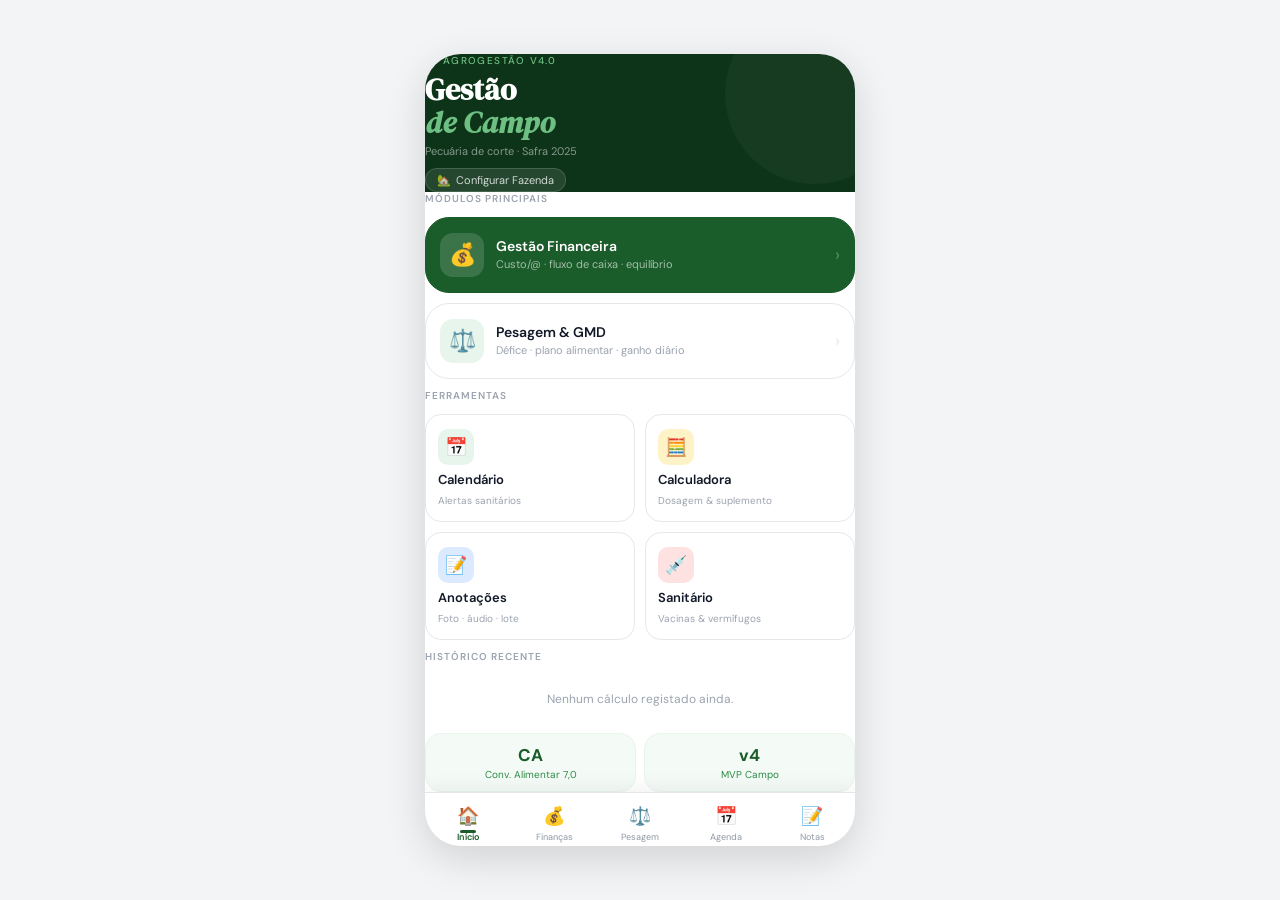
<file: remixed-v3.html>
<!DOCTYPE html>
<html lang="pt-BR">
<head>
<meta charset="UTF-8">
<meta name="viewport" content="width=device-width, initial-scale=1.0, maximum-scale=1.0, viewport-fit=cover">
<meta name="theme-color" content="#0d3318">
<title>AgroGestão v4.0</title>
<link href="https://fonts.googleapis.com/css2?family=DM+Serif+Display:ital@0;1&family=DM+Sans:wght@300;400;500;600&display=swap" rel="stylesheet">
<style>
:root{
  --g9:#0d3318;--g7:#1a5c2a;--g5:#2e8b47;--g3:#6dbf82;--g1:#e8f5ec;--g0:#f4fbf6;
  --a6:#b45309;--a1:#fef3c7;--r6:#dc2626;--r1:#fee2e2;--b6:#1d4ed8;--b1:#dbeafe;
  --n9:#111827;--n7:#374151;--n6:#4b5563;--n4:#9ca3af;--n2:#e5e7eb;--n1:#f3f4f6;--w:#fff;
  --rsm:10px;--rmd:16px;--rlg:24px;
  --tab:64px;--sb:env(safe-area-inset-bottom,0px);--st:env(safe-area-inset-top,0px);
}
*,*::before,*::after{box-sizing:border-box;margin:0;padding:0;-webkit-tap-highlight-color:transparent}
html,body{height:100%;overscroll-behavior:none}
body{font-family:'DM Sans',sans-serif;background:var(--n1);color:var(--n9);display:flex;justify-content:center;align-items:flex-start;-webkit-font-smoothing:antialiased}
.app{width:100%;max-width:430px;height:100dvh;background:var(--w);display:flex;flex-direction:column;position:relative;overflow:hidden}
.screen{display:none;flex-direction:column;flex:1;overflow:hidden;animation:fs .25s cubic-bezier(.4,0,.2,1)}
.screen.active{display:flex}
@keyframes fs{from{opacity:0;transform:translateY(8px)}to{opacity:1;transform:translateY(0)}}
.sbody{padding:14px 14px calc(var(--tab) + var(--sb) + 14px);display:flex;flex-direction:column;gap:12px;flex:1;overflow-y:auto;-webkit-overflow-scrolling:touch;overscroll-behavior-y:contain}
.sbody::-webkit-scrollbar{display:none}

/* HERO */
.hero{background:var(--g9);padding:calc(var(--st)+24px) 20px 22px;position:relative;overflow:hidden;flex-shrink:0}
.hero::before{content:'';position:absolute;top:-50px;right:-50px;width:180px;height:180px;border-radius:50%;background:rgba(255,255,255,.04)}
.eyebrow{font-size:10px;font-weight:500;letter-spacing:.14em;text-transform:uppercase;color:var(--g3);margin-bottom:6px}
.htitle{font-family:'DM Serif Display',serif;font-size:clamp(24px,6vw,30px);line-height:1.1;color:var(--w);margin-bottom:4px}
.htitle em{font-style:italic;color:var(--g3)}
.hsub{font-size:11px;color:rgba(255,255,255,.5);line-height:1.5}
.farm-badge{display:inline-flex;align-items:center;gap:5px;background:rgba(255,255,255,.1);border:1px solid rgba(255,255,255,.15);border-radius:20px;padding:4px 11px;margin-top:8px;font-size:11px;color:rgba(255,255,255,.8);cursor:pointer;transition:background .2s}
.farm-badge:active{background:rgba(255,255,255,.2)}

/* ALERT STRIP */
.alert-strip{display:flex;flex-direction:column;gap:6px}
.alert-item{display:flex;align-items:center;gap:8px;background:var(--a1);border:1px solid var(--a6);border-radius:var(--rmd);padding:10px 12px;cursor:pointer;transition:opacity .15s}
.alert-item.green{background:var(--g0);border-color:var(--g3)}
.alert-item.red{background:var(--r1);border-color:var(--r6)}
.alert-item:active{opacity:.7}
.alert-dot{width:8px;height:8px;border-radius:50%;background:var(--a6);flex-shrink:0}
.alert-item.green .alert-dot{background:var(--g5)}
.alert-item.red .alert-dot{background:var(--r6)}
.alert-txt{font-size:12px;font-weight:600;color:var(--a6);flex:1}
.alert-item.green .alert-txt{color:var(--g7)}
.alert-item.red .alert-txt{color:var(--r6)}
.alert-date{font-size:10px;color:var(--n4)}

/* HOME SCROLL */
.hscroll{flex:1;overflow-y:auto;-webkit-overflow-scrolling:touch;padding:14px 14px calc(var(--tab)+var(--sb)+14px);display:flex;flex-direction:column;gap:10px}
.hscroll::-webkit-scrollbar{display:none}
.slabel{font-size:10px;font-weight:600;letter-spacing:.1em;text-transform:uppercase;color:var(--n4);margin-bottom:2px}

.mcard{background:var(--w);border:1.5px solid var(--n2);border-radius:var(--rlg);padding:15px 14px;display:flex;align-items:center;gap:12px;cursor:pointer;transition:border-color .2s,transform .12s;user-select:none;touch-action:manipulation;min-height:68px}
.mcard:active{transform:scale(.975)}
.mcard.primary{background:var(--g7);border-color:var(--g7)}
.mcard.blue{background:#1e40af;border-color:#1e40af}
.mico{width:44px;height:44px;border-radius:13px;background:var(--g1);display:flex;align-items:center;justify-content:center;font-size:22px;flex-shrink:0}
.mcard.primary .mico,.mcard.blue .mico{background:rgba(255,255,255,.15)}
.minfo{flex:1}
.mtitle{font-size:14px;font-weight:600;color:var(--n9);margin-bottom:2px}
.mcard.primary .mtitle,.mcard.blue .mtitle{color:var(--w)}
.mdesc{font-size:11px;color:var(--n4);line-height:1.4}
.mcard.primary .mdesc,.mcard.blue .mdesc{color:rgba(255,255,255,.6)}
.marr{font-size:18px;color:var(--n2)}
.mcard.primary .marr,.mcard.blue .marr{color:rgba(255,255,255,.3)}

/* GRID 2 COL */
.grid2{display:grid;grid-template-columns:1fr 1fr;gap:10px}
.mcard-sm{background:var(--w);border:1.5px solid var(--n2);border-radius:var(--rmd);padding:14px 12px;display:flex;flex-direction:column;align-items:flex-start;gap:6px;cursor:pointer;transition:border-color .2s,transform .12s;user-select:none;touch-action:manipulation}
.mcard-sm:active{transform:scale(.975)}
.mcard-sm .mico-sm{width:36px;height:36px;border-radius:10px;background:var(--g1);display:flex;align-items:center;justify-content:center;font-size:18px}
.mcard-sm.amber .mico-sm{background:var(--a1)}
.mcard-sm.blue .mico-sm{background:var(--b1)}
.mcard-sm.red .mico-sm{background:var(--r1)}
.mcard-sm .sm-title{font-size:13px;font-weight:600;color:var(--n9)}
.mcard-sm .sm-desc{font-size:10px;color:var(--n4)}

/* STAT */
.strow{display:flex;gap:8px}
.stpill{flex:1;background:var(--g0);border:1px solid var(--g1);border-radius:var(--rmd);padding:10px 12px;text-align:center}
.stval{font-size:17px;font-weight:700;color:var(--g7)}
.stlbl{font-size:10px;color:var(--g5);margin-top:2px}

/* TAB BAR */
.tabbar{position:fixed;bottom:0;left:50%;transform:translateX(-50%);width:100%;max-width:430px;height:calc(var(--tab)+var(--sb));padding-bottom:var(--sb);background:rgba(255,255,255,.97);backdrop-filter:blur(16px);-webkit-backdrop-filter:blur(16px);border-top:1px solid var(--n2);display:flex;align-items:flex-start;padding-top:8px;z-index:100;box-shadow:0 -4px 20px rgba(0,0,0,.06)}
.titem{flex:1;display:flex;flex-direction:column;align-items:center;gap:3px;cursor:pointer;padding:3px 4px;touch-action:manipulation;transition:opacity .15s}
.titem:active{opacity:.6}
.tico{width:24px;height:24px;display:flex;align-items:center;justify-content:center;font-size:18px;position:relative}
.tico::after{content:'';position:absolute;bottom:-5px;left:50%;transform:translateX(-50%);width:0;height:3px;background:var(--g7);border-radius:2px;transition:width .2s ease}
.titem.active .tico::after{width:16px}
.tlbl{font-size:9px;font-weight:500;color:var(--n4);transition:color .2s}
.titem.active .tlbl{color:var(--g7);font-weight:600}

/* SCREEN HEADER */
.shdr{background:var(--g9);padding:calc(var(--st)+16px) 18px 18px;flex-shrink:0}
.backbtn{display:inline-flex;align-items:center;gap:5px;font-size:12px;font-weight:500;color:rgba(255,255,255,.7);background:rgba(255,255,255,.1);border:none;border-radius:20px;padding:6px 12px;cursor:pointer;margin-bottom:12px;touch-action:manipulation;min-height:38px;transition:background .2s}
.backbtn:active{background:rgba(255,255,255,.2)}
.stitle{font-family:'DM Serif Display',serif;font-size:22px;color:var(--w);margin-bottom:3px}
.ssub{font-size:11px;color:rgba(255,255,255,.5)}

/* FORM */
.fgrp{display:flex;flex-direction:column;gap:5px}
.flbl{font-size:11px;font-weight:600;color:var(--n6);letter-spacing:.04em}
.iwrap{display:flex;align-items:center;background:var(--n1);border:1.5px solid var(--n2);border-radius:var(--rmd);padding:0 12px;transition:border-color .2s,box-shadow .2s}
.iwrap:focus-within{border-color:var(--g5);box-shadow:0 0 0 3px rgba(46,139,71,.12);background:var(--w)}
.iwrap.error{border-color:var(--r6)}
.ipfx{font-size:12px;font-weight:600;color:var(--n4);margin-right:6px;white-space:nowrap}
.iwrap input,.iwrap select,.iwrap textarea{flex:1;background:none;border:none;outline:none;font-family:'DM Sans',sans-serif;font-size:16px;font-weight:600;color:var(--n9);padding:12px 0;width:100%;min-height:46px}
.iwrap input::placeholder,.iwrap textarea::placeholder{color:var(--n4);font-weight:400;font-size:14px}
.iwrap textarea{resize:none;min-height:80px;padding:10px 0;font-size:14px;font-weight:400}
.iwrap select{font-weight:500;font-size:14px;cursor:pointer}
.isfx{font-size:12px;color:var(--n4);margin-left:6px;font-weight:500}
.ferr{font-size:10px;color:var(--r6);font-weight:500;display:none}
.ferr.visible{display:block}

/* COST LINES */
.cost-lines{display:flex;flex-direction:column;gap:7px}
.cost-line{display:flex;gap:7px;align-items:center}
.cost-line .iwrap{flex:1}
.cost-line input.cname{font-size:13px;font-weight:500;padding:10px 0;min-height:42px}
.cost-line input.cval{font-size:15px;font-weight:600;padding:10px 0;min-height:42px}
.delbtn{width:34px;height:42px;display:flex;align-items:center;justify-content:center;background:var(--r1);border:1px solid #fca5a5;border-radius:var(--rsm);cursor:pointer;flex-shrink:0;color:var(--r6);font-size:16px}
.addbtn{display:flex;align-items:center;justify-content:center;gap:5px;background:var(--g0);border:1.5px dashed var(--g3);border-radius:var(--rmd);padding:9px;color:var(--g7);font-size:12px;font-weight:600;cursor:pointer;touch-action:manipulation}
.addbtn:active{background:var(--g1)}

.ctabtn{background:var(--g7);color:var(--w);border:none;border-radius:var(--rmd);padding:14px;font-family:'DM Sans',sans-serif;font-size:14px;font-weight:600;width:100%;cursor:pointer;letter-spacing:.02em;transition:background .2s,transform .1s;box-shadow:0 4px 14px rgba(26,92,42,.3);min-height:48px;touch-action:manipulation}
.ctabtn:active{transform:scale(.97);background:var(--g5)}
.ctabtn.blue{background:#1e40af;box-shadow:0 4px 14px rgba(30,64,175,.3)}
.ctabtn.blue:active{background:#1d4ed8}

/* RESULTS */
.rpanel{background:var(--w);border:1.5px solid var(--n2);border-radius:var(--rlg);overflow:hidden}
.rpanel.hidden{display:none}
.rphdr{padding:10px 14px;font-size:10px;font-weight:600;letter-spacing:.1em;text-transform:uppercase;background:var(--n1);color:var(--n6);border-bottom:1px solid var(--n2)}
.rrow{display:flex;justify-content:space-between;align-items:center;padding:11px 14px;border-bottom:1px solid var(--n2);font-size:13px}
.rrow:last-child{border-bottom:none}
.rrow .rl{color:var(--n6)}
.rrow .rv{font-weight:700;color:var(--n9)}
.rrow .rv.grn{color:var(--g5);font-size:17px}
.rrow .rv.red{color:var(--r6);font-size:17px}

/* PE CARD */
.pe-card{background:var(--g9);border-radius:var(--rlg);overflow:hidden}
.pe-card.hidden{display:none}
.pe-hdr{padding:11px 14px;display:flex;align-items:center;gap:8px;border-bottom:1px solid rgba(255,255,255,.1)}
.pe-title{font-size:11px;font-weight:700;color:var(--w);letter-spacing:.06em;text-transform:uppercase}
.pe-tag{margin-left:auto;background:rgba(255,255,255,.15);color:rgba(255,255,255,.9);font-size:9px;font-weight:600;padding:2px 7px;border-radius:20px;letter-spacing:.06em;text-transform:uppercase}
.pe-row{display:flex;justify-content:space-between;align-items:center;padding:10px 14px;border-bottom:1px solid rgba(255,255,255,.07);font-size:12px}
.pe-row:last-child{border-bottom:none}
.pe-row .pl{color:rgba(255,255,255,.6)}
.pe-row .pv{font-weight:700;color:var(--w)}
.pe-row .pv.big{font-size:17px;color:var(--g3)}
.pe-live{font-size:9px;color:rgba(255,255,255,.35);font-style:italic}

/* STATUS BADGE */
.sbadge{border-radius:var(--rmd);padding:12px 14px;display:flex;align-items:center;gap:10px}
.sbadge.hidden{display:none}
.sbadge.success{background:var(--g1);border:2px solid var(--g5)}
.sbadge.danger{background:var(--r1);border:2px solid var(--r6)}
.sbadge.warning{background:var(--a1);border:2px solid var(--a6)}
.bdot{width:9px;height:9px;border-radius:50%;flex-shrink:0}
.success .bdot{background:var(--g5)}
.danger .bdot{background:var(--r6)}
.warning .bdot{background:var(--a6)}
.btxt{font-size:13px;font-weight:700}
.success .btxt{color:var(--g7)}
.danger .btxt{color:var(--r6)}
.warning .btxt{color:var(--a6)}
.bsub{font-size:11px;color:var(--n6);margin-top:2px}

/* NUTRI */
.nblock{background:var(--g9);border-radius:var(--rlg);overflow:hidden}
.nblock.hidden{display:none}
.nhdr{padding:11px 14px;display:flex;align-items:center;gap:8px;border-bottom:1px solid rgba(255,255,255,.1)}
.ntitle{font-size:11px;font-weight:700;color:var(--w);letter-spacing:.06em;text-transform:uppercase}
.ntag{margin-left:auto;background:rgba(255,255,255,.15);color:rgba(255,255,255,.9);font-size:9px;font-weight:600;padding:2px 7px;border-radius:20px;letter-spacing:.06em;text-transform:uppercase}
.nrow{display:flex;justify-content:space-between;align-items:center;padding:10px 14px;border-bottom:1px solid rgba(255,255,255,.07);font-size:12px}
.nrow:last-child{border-bottom:none}
.nrow .nl{color:rgba(255,255,255,.6)}
.nrow .nv{font-weight:700;color:var(--w)}
.nrow .nv.big{font-size:17px;color:var(--g3)}

.reccard{background:var(--n1);border-radius:var(--rmd);padding:10px 12px;display:flex;gap:8px;align-items:flex-start}
.reccard.hidden{display:none}
.rectxt{font-size:11px;color:var(--n6);line-height:1.6}
.rectxt strong{color:var(--n9)}

/* HIST */
.hist-card{background:var(--n1);border-radius:var(--rmd);padding:11px 13px;cursor:pointer;transition:background .15s}
.hist-card:active{background:var(--n2)}
.hist-head{display:flex;justify-content:space-between;align-items:center;margin-bottom:3px}
.hist-type{font-size:10px;font-weight:600;letter-spacing:.08em;text-transform:uppercase;color:var(--n4)}
.hist-date{font-size:10px;color:var(--n4)}
.hist-val{font-size:13px;font-weight:700}
.hist-sub{font-size:11px;color:var(--n6);margin-top:1px}
.hist-empty{font-size:12px;color:var(--n4);text-align:center;padding:16px 0}

/* ══ CALENDÁRIO ══ */
.cal-header{display:flex;align-items:center;justify-content:space-between;padding:4px 0}
.cal-month{font-family:'DM Serif Display',serif;font-size:18px;color:var(--n9)}
.cal-nav{width:36px;height:36px;display:flex;align-items:center;justify-content:center;background:var(--n1);border:1px solid var(--n2);border-radius:var(--rsm);cursor:pointer;font-size:18px;color:var(--n6)}
.cal-nav:active{background:var(--n2)}
.cal-grid{display:grid;grid-template-columns:repeat(7,1fr);gap:2px}
.cal-dow{font-size:10px;font-weight:600;color:var(--n4);text-align:center;padding:6px 0}
.cal-day{aspect-ratio:1;display:flex;align-items:center;justify-content:center;border-radius:var(--rsm);font-size:13px;font-weight:500;cursor:pointer;position:relative;transition:background .15s}
.cal-day:active{opacity:.7}
.cal-day.other-month{color:var(--n4)}
.cal-day.today{background:var(--g1);color:var(--g7);font-weight:700}
.cal-day.selected{background:var(--g7);color:var(--w);font-weight:700}
.cal-day.has-event::after{content:'';position:absolute;bottom:3px;left:50%;transform:translateX(-50%);width:4px;height:4px;border-radius:50%;background:var(--a6)}
.cal-day.selected.has-event::after{background:var(--g3)}

.event-list{display:flex;flex-direction:column;gap:8px}
.event-item{display:flex;gap:10px;align-items:flex-start;padding:11px 13px;background:var(--n1);border-radius:var(--rmd);border-left:3px solid var(--g5)}
.event-item.sanitario{border-left-color:var(--r6)}
.event-item.pesagem{border-left-color:var(--b6)}
.event-item.financeiro{border-left-color:var(--a6)}
.event-meta{flex:1}
.event-title{font-size:13px;font-weight:600;color:var(--n9)}
.event-sub{font-size:11px;color:var(--n4);margin-top:2px}
.event-badge{font-size:9px;font-weight:600;padding:2px 6px;border-radius:20px;text-transform:uppercase;letter-spacing:.06em}
.ev-san{background:var(--r1);color:var(--r6)}
.ev-pes{background:var(--b1);color:var(--b6)}
.ev-fin{background:var(--a1);color:var(--a6)}
.ev-gen{background:var(--g1);color:var(--g7)}

.add-event-form{display:flex;flex-direction:column;gap:10px;padding:14px;background:var(--g0);border:1px solid var(--g1);border-radius:var(--rmd)}
.add-event-form.hidden{display:none}

/* ══ CALCULADORA ══ */
.calc-wrap{display:flex;flex-direction:column;gap:0;background:var(--n9);border-radius:var(--rlg);overflow:hidden}
.calc-display{background:var(--n9);padding:16px 18px 10px;text-align:right}
.calc-expr{font-size:12px;color:var(--n4);min-height:16px;margin-bottom:4px;word-break:break-all}
.calc-result{font-size:32px;font-weight:600;color:var(--w);word-break:break-all;min-height:42px}
.calc-tabs{display:flex;gap:0;background:rgba(255,255,255,.05)}
.calc-tab{flex:1;padding:8px 4px;text-align:center;font-size:11px;font-weight:600;color:rgba(255,255,255,.4);cursor:pointer;transition:background .15s;letter-spacing:.04em;text-transform:uppercase}
.calc-tab.active{background:rgba(255,255,255,.12);color:var(--g3)}
.calc-btns{display:grid;grid-template-columns:repeat(4,1fr);gap:1px;background:rgba(255,255,255,.07)}
.calc-btn{background:rgba(255,255,255,.08);padding:17px 0;text-align:center;font-size:18px;font-weight:500;color:var(--w);cursor:pointer;transition:background .1s;user-select:none;touch-action:manipulation}
.calc-btn:active{background:rgba(255,255,255,.22)}
.calc-btn.op{background:rgba(46,139,71,.3);color:var(--g3)}
.calc-btn.op:active{background:rgba(46,139,71,.5)}
.calc-btn.eq{background:var(--g7);color:var(--w);font-size:22px}
.calc-btn.eq:active{background:var(--g5)}
.calc-btn.clr{background:rgba(220,38,38,.25);color:#fca5a5;font-size:14px}
.calc-btn.clr:active{background:rgba(220,38,38,.4)}
.calc-btn.span2{grid-column:span 2}

.dose-panel{display:flex;flex-direction:column;gap:10px;padding:14px;background:rgba(255,255,255,.06)}
.dose-panel .flbl{color:rgba(255,255,255,.6);font-size:11px}
.dose-panel .iwrap{background:rgba(255,255,255,.08);border-color:rgba(255,255,255,.12)}
.dose-panel .iwrap input{color:var(--w);font-size:15px;min-height:42px}
.dose-panel .iwrap input::placeholder{color:rgba(255,255,255,.3)}
.dose-panel .iwrap .ipfx,.dose-panel .iwrap .isfx{color:rgba(255,255,255,.4)}
.dose-result-box{background:rgba(46,139,71,.2);border:1px solid rgba(109,191,130,.3);border-radius:var(--rmd);padding:12px 14px;text-align:center}
.dose-result-box .drlbl{font-size:11px;color:rgba(255,255,255,.5);margin-bottom:4px}
.dose-result-box .drval{font-size:26px;font-weight:700;color:var(--g3)}
.dose-result-box .drsub{font-size:11px;color:rgba(255,255,255,.4);margin-top:2px}

/* ══ ANOTAÇÕES ══ */
.nota-card{background:var(--w);border:1.5px solid var(--n2);border-radius:var(--rmd);overflow:hidden;cursor:pointer;transition:border-color .15s}
.nota-card:active{border-color:var(--g3)}
.nota-head{display:flex;justify-content:space-between;align-items:flex-start;padding:11px 13px 8px}
.nota-title{font-size:13px;font-weight:600;color:var(--n9);flex:1;margin-right:8px}
.nota-lote{font-size:10px;font-weight:600;padding:2px 7px;border-radius:20px;background:var(--g1);color:var(--g7)}
.nota-body{padding:0 13px 11px;font-size:12px;color:var(--n6);line-height:1.5}
.nota-foot{padding:8px 13px;border-top:1px solid var(--n1);display:flex;align-items:center;gap:8px}
.nota-date{font-size:10px;color:var(--n4);flex:1}
.nota-badge{font-size:10px;color:var(--n4);display:flex;align-items:center;gap:3px}

.nota-form{display:flex;flex-direction:column;gap:10px}
.media-btns{display:flex;gap:8px}
.media-btn{flex:1;display:flex;align-items:center;justify-content:center;gap:6px;background:var(--n1);border:1.5px solid var(--n2);border-radius:var(--rmd);padding:10px;font-size:12px;font-weight:600;color:var(--n6);cursor:pointer;transition:background .15s}
.media-btn:active{background:var(--n2)}
.media-btn.active{background:var(--g1);border-color:var(--g3);color:var(--g7)}
.media-preview{display:flex;flex-wrap:wrap;gap:6px}
.media-thumb{width:56px;height:56px;border-radius:var(--rsm);background:var(--n1);border:1px solid var(--n2);display:flex;align-items:center;justify-content:center;font-size:20px;position:relative}
.media-thumb .rm-thumb{position:absolute;top:-6px;right:-6px;width:16px;height:16px;background:var(--r6);color:var(--w);border-radius:50%;display:flex;align-items:center;justify-content:center;font-size:10px;cursor:pointer}
.audio-indicator{background:var(--g1);border:1px solid var(--g3);border-radius:var(--rmd);padding:8px 12px;display:flex;align-items:center;gap:8px;font-size:12px;color:var(--g7);font-weight:600}
.audio-wave{display:flex;gap:2px;align-items:center}
.audio-wave span{width:3px;background:var(--g5);border-radius:2px;animation:wave .8s ease-in-out infinite}
.audio-wave span:nth-child(1){height:8px;animation-delay:0s}
.audio-wave span:nth-child(2){height:14px;animation-delay:.1s}
.audio-wave span:nth-child(3){height:10px;animation-delay:.2s}
.audio-wave span:nth-child(4){height:16px;animation-delay:.15s}
.audio-wave span:nth-child(5){height:6px;animation-delay:.3s}
@keyframes wave{0%,100%{opacity:.5;transform:scaleY(.8)}50%{opacity:1;transform:scaleY(1)}}

/* MODAL */
.modal-overlay{position:absolute;inset:0;background:rgba(0,0,0,.5);display:flex;align-items:flex-end;z-index:200;animation:mfade .2s ease}
.modal-overlay.hidden{display:none}
@keyframes mfade{from{opacity:0}to{opacity:1}}
.modal{background:var(--w);border-radius:var(--rlg) var(--rlg) 0 0;padding:20px 18px calc(var(--sb)+20px);width:100%;animation:mslide .25s cubic-bezier(.4,0,.2,1)}
@keyframes mslide{from{transform:translateY(40px)}to{transform:translateY(0)}}
.modal-title{font-family:'DM Serif Display',serif;font-size:18px;color:var(--n9);margin-bottom:3px}
.modal-sub{font-size:11px;color:var(--n4);margin-bottom:16px}
.modal-btns{display:flex;gap:8px;margin-top:14px}
.mbtn{flex:1;padding:12px;border:none;border-radius:var(--rmd);font-family:'DM Sans',sans-serif;font-size:13px;font-weight:600;cursor:pointer;touch-action:manipulation}
.mbtn:active{opacity:.8}
.mbtn.primary{background:var(--g7);color:var(--w)}
.mbtn.ghost{background:var(--n1);color:var(--n6);border:1.5px solid var(--n2)}

/* FAB */
.fab{position:fixed;bottom:calc(var(--tab)+var(--sb)+14px);right:18px;width:50px;height:50px;background:var(--g7);border-radius:50%;display:flex;align-items:center;justify-content:center;font-size:26px;color:var(--w);cursor:pointer;box-shadow:0 4px 16px rgba(26,92,42,.4);z-index:90;transition:transform .15s;touch-action:manipulation}
.fab:active{transform:scale(.9)}
.fab.hidden{display:none}

@media(min-width:430px){
  body{align-items:center;min-height:100vh;padding:24px 0}
  .app{border-radius:36px;height:88vh;max-height:900px;box-shadow:0 12px 40px rgba(0,0,0,.14)}
  .tabbar{position:absolute;border-radius:0 0 36px 36px}
  .fab{position:absolute}
}
</style>
</head>
<body>
<div class="app">

<!-- ═══ HOME ═══ -->
<div class="screen active" id="screen-home">
  <div class="hero">
    <div class="eyebrow">🌾 AgroGestão v4.0</div>
    <h1 class="htitle">Gestão<br><em>de Campo</em></h1>
    <p class="hsub" id="home-safra">Pecuária de corte · Safra 2025</p>
    <div class="farm-badge" id="farm-badge-btn" onclick="openFarmModal()">
      <span>🏡</span><span id="farm-badge-label">Configurar Fazenda</span>
    </div>
  </div>
  <div class="hscroll">
    <div id="alert-container" class="alert-strip"></div>
    <p class="slabel">Módulos Principais</p>
    <div class="mcard primary" onclick="navigate('financeiro')">
      <div class="mico">💰</div>
      <div class="minfo"><div class="mtitle">Gestão Financeira</div><div class="mdesc">Custo/@ · fluxo de caixa · equilíbrio</div></div>
      <div class="marr">›</div>
    </div>
    <div class="mcard" onclick="navigate('pesagem')">
      <div class="mico">⚖️</div>
      <div class="minfo"><div class="mtitle">Pesagem &amp; GMD</div><div class="mdesc">Défice · plano alimentar · ganho diário</div></div>
      <div class="marr">›</div>
    </div>
    <p class="slabel">Ferramentas</p>
    <div class="grid2">
      <div class="mcard-sm" onclick="navigate('calendario')">
        <div class="mico-sm">📅</div>
        <div class="sm-title">Calendário</div>
        <div class="sm-desc">Alertas sanitários</div>
      </div>
      <div class="mcard-sm amber" onclick="navigate('calculadora')">
        <div class="mico-sm" style="background:var(--a1)">🧮</div>
        <div class="sm-title">Calculadora</div>
        <div class="sm-desc">Dosagem &amp; suplemento</div>
      </div>
      <div class="mcard-sm blue" onclick="navigate('anotacoes')">
        <div class="mico-sm" style="background:var(--b1)">📝</div>
        <div class="sm-title">Anotações</div>
        <div class="sm-desc">Foto · áudio · lote</div>
      </div>
      <div class="mcard-sm red" onclick="navigate('sanitario')">
        <div class="mico-sm" style="background:var(--r1)">💉</div>
        <div class="sm-title">Sanitário</div>
        <div class="sm-desc">Vacinas &amp; vermífugos</div>
      </div>
    </div>
    <p class="slabel">Histórico Recente</p>
    <div id="hist-list"><div class="hist-empty" id="hist-empty">Nenhum cálculo registado ainda.</div></div>
    <div class="strow">
      <div class="stpill"><div class="stval">CA</div><div class="stlbl">Conv. Alimentar 7,0</div></div>
      <div class="stpill"><div class="stval">v4</div><div class="stlbl">MVP Campo</div></div>
    </div>
  </div>
</div>

<!-- ═══ FINANCEIRO ═══ -->
<div class="screen" id="screen-financeiro">
  <div class="shdr">
    <button class="backbtn" onclick="navigate('home')">← Início</button>
    <h2 class="stitle">Gestão Financeira</h2>
    <p class="ssub">Múltiplos custos · custo por arroba · equilíbrio</p>
  </div>
  <div class="sbody">
    <div class="fgrp">
      <label class="flbl">📈 Receita Total</label>
      <div class="iwrap" id="wrap-ganhos"><span class="ipfx">R$</span>
        <input type="number" id="fin-ganhos" placeholder="0" min="0" step="1" inputmode="decimal" oninput="atualizarPE()">
      </div>
      <span class="ferr" id="err-ganhos">Informe um valor válido.</span>
    </div>
    <div class="fgrp">
      <label class="flbl">📉 Custos (adicione por categoria)</label>
      <div class="cost-lines" id="cost-lines"></div>
      <div class="addbtn" onclick="addCostLine()">＋ Adicionar custo</div>
    </div>
    <div class="fgrp">
      <label class="flbl">🎯 Preço de venda por arroba (@)</label>
      <div class="iwrap"><span class="ipfx">R$</span>
        <input type="number" id="fin-parr" placeholder="185" min="0" step="1" inputmode="decimal" oninput="atualizarPE()">
        <span class="isfx">/ @</span>
      </div>
    </div>
    <div class="fgrp">
      <label class="flbl">⚖️ Total em arrobas (@)</label>
      <div class="iwrap">
        <input type="number" id="fin-arrobas" placeholder="17" min="0" step="1" inputmode="decimal" oninput="atualizarPE()">
        <span class="isfx">@</span>
      </div>
    </div>
    <button class="ctabtn" onclick="calcularFinanceiro()">Calcular Resultado</button>
    <div class="pe-card" id="pe-live-card">
      <div class="pe-hdr"><span>⚡</span><span class="pe-title">Ponto de Equilíbrio</span><span class="pe-tag">Ao vivo</span></div>
      <div class="pe-row"><span class="pl">Custo total acumulado</span><span class="pv" id="pe-custo-total">—</span></div>
      <div class="pe-row"><span class="pl">Preço mín. p/ cobrir custos</span><span class="pv big" id="pe-preco-min">—</span></div>
      <div class="pe-row"><span class="pl">Margem atual</span><span class="pv" id="pe-margem">—</span></div>
      <div class="pe-row"><span class="pl pe-live">Actualiza em tempo real</span><span></span></div>
    </div>
    <div class="rpanel hidden" id="fin-resultado">
      <div class="rphdr">Resumo Financeiro</div>
      <div class="rrow"><span class="rl">Receita Total</span><span class="rv" id="fin-r-ganhos">—</span></div>
      <div class="rrow"><span class="rl">Custos Totais</span><span class="rv" id="fin-r-custos">—</span></div>
      <div class="rrow"><span class="rl">Custo por Arroba</span><span class="rv" id="fin-r-custarr">—</span></div>
      <div class="rrow"><span class="rl" style="font-weight:700;color:#111">Lucro / Prejuízo</span><span class="rv" id="fin-r-lucro">—</span></div>
    </div>
    <div class="sbadge hidden" id="fin-status">
      <div class="bdot"></div>
      <div><div class="btxt" id="fin-status-text"></div><div class="bsub" id="fin-status-sub"></div></div>
    </div>
  </div>
</div>

<!-- ═══ PESAGEM ═══ -->
<div class="screen" id="screen-pesagem">
  <div class="shdr">
    <button class="backbtn" onclick="navigate('home')">← Início</button>
    <h2 class="stitle">Pesagem &amp; GMD</h2>
    <p class="ssub">Peso · défice · ganho médio diário</p>
  </div>
  <div class="sbody">
    <div class="fgrp">
      <label class="flbl">🐂 Identificação do Lote</label>
      <div class="iwrap"><input type="text" id="pes-lote" placeholder="Ex: Lote A - Nelore" maxlength="30"></div>
    </div>
    <div class="fgrp">
      <label class="flbl">🎯 Peso Ideal / Meta</label>
      <div class="iwrap" id="wrap-ideal">
        <input type="number" id="pes-ideal" placeholder="450" min="0" step="1" inputmode="decimal" oninput="atualizarPEPes()">
        <span class="isfx">kg</span>
      </div>
      <span class="ferr" id="err-ideal">Informe o peso ideal.</span>
    </div>
    <div class="fgrp">
      <label class="flbl">⚖️ Peso Atual</label>
      <div class="iwrap" id="wrap-atual">
        <input type="number" id="pes-atual" placeholder="380" min="0" step="1" inputmode="decimal" oninput="atualizarPEPes()">
        <span class="isfx">kg</span>
      </div>
      <span class="ferr" id="err-atual">Informe o peso atual.</span>
    </div>
    <div class="fgrp">
      <label class="flbl">📅 Dias no confinamento</label>
      <div class="iwrap">
        <input type="number" id="pes-dias" placeholder="90" min="1" step="1" inputmode="decimal" oninput="atualizarPEPes()">
        <span class="isfx">dias</span>
      </div>
    </div>
    <div class="fgrp">
      <label class="flbl">🌽 Preço do KG de Ração</label>
      <div class="iwrap" id="wrap-preco">
        <span class="ipfx">R$</span>
        <input type="number" id="pes-preco" placeholder="4" min="0" step="1" inputmode="decimal" oninput="atualizarPEPes()">
      </div>
      <span class="ferr" id="err-preco">Informe o preço da ração.</span>
    </div>
    <div class="fgrp">
      <label class="flbl">💲 Preço esperado de venda por @</label>
      <div class="iwrap">
        <span class="ipfx">R$</span>
        <input type="number" id="pes-pvenda" placeholder="185" min="0" step="1" inputmode="decimal" oninput="atualizarPEPes()">
        <span class="isfx">/ @</span>
      </div>
    </div>
    <button class="ctabtn" onclick="calcularPesagem()">Verificar Peso &amp; GMD</button>
    <div class="pe-card" id="pe-pes-card">
      <div class="pe-hdr"><span>⚡</span><span class="pe-title">Equilíbrio de Engorda</span><span class="pe-tag">Ao vivo</span></div>
      <div class="pe-row"><span class="pl">GMD estimado</span><span class="pv" id="ppe-gmd">—</span></div>
      <div class="pe-row"><span class="pl">Custo estimado de engorda</span><span class="pv" id="ppe-custo">—</span></div>
      <div class="pe-row"><span class="pl">Arrobas ganhas (@ = 15 kg)</span><span class="pv" id="ppe-arrobas">—</span></div>
      <div class="pe-row"><span class="pl">Preço mín. por @ p/ equilibrar</span><span class="pv big" id="ppe-preco-min">—</span></div>
      <div class="pe-row"><span class="pl">Resultado esperado</span><span class="pv" id="ppe-resultado">—</span></div>
      <div class="pe-row"><span class="pl pe-live">Actualiza em tempo real</span><span></span></div>
    </div>
    <div class="sbadge hidden" id="pes-status"><div class="bdot"></div>
      <div><div class="btxt" id="pes-status-text"></div><div class="bsub" id="pes-status-sub"></div></div>
    </div>
    <div class="nblock hidden" id="nutri-panel">
      <div class="nhdr"><span>🌽</span><span class="ntitle">Plano de Nutrição</span><span class="ntag">Automático</span></div>
      <div class="nrow"><span class="nl">Défice de peso</span><span class="nv" id="nutri-defice">—</span></div>
      <div class="nrow"><span class="nl">GMD registado</span><span class="nv" id="nutri-gmd">—</span></div>
      <div class="nrow"><span class="nl">Conversão Alimentar (CA)</span><span class="nv">7,0</span></div>
      <div class="nrow"><span class="nl">KG de ração necessário</span><span class="nv" id="nutri-racao">—</span></div>
      <div class="nrow"><span class="nl">Preço por KG</span><span class="nv" id="nutri-preco-kg">—</span></div>
      <div class="nrow"><span class="nl">Custo total estimado</span><span class="nv big" id="nutri-custo">—</span></div>
    </div>
    <div class="reccard hidden" id="nutri-rec">
      <div class="rectxt"><strong>Recomendação:</strong> acompanhar a dieta conforme o plano e pesar novamente em <strong>30 dias</strong>. Agende a próxima pesagem no <span style="color:var(--g7);cursor:pointer;font-weight:600" onclick="navigate('calendario')">Calendário</span>.</div>
    </div>
  </div>
</div>

<!-- ═══ CALENDÁRIO ═══ -->
<div class="screen" id="screen-calendario">
  <div class="shdr">
    <button class="backbtn" onclick="navigate('home')">← Início</button>
    <h2 class="stitle">Calendário</h2>
    <p class="ssub">Plano sanitário · pesagens · alertas automáticos</p>
  </div>
  <div class="sbody">
    <div class="cal-header">
      <div class="cal-nav" onclick="calNav(-1)">‹</div>
      <div class="cal-month" id="cal-month-label"></div>
      <div class="cal-nav" onclick="calNav(1)">›</div>
    </div>
    <div class="cal-grid" id="cal-grid"></div>
    <div class="add-event-form hidden" id="add-event-form">
      <div class="fgrp">
        <label class="flbl">📌 Tipo de Evento</label>
        <div class="iwrap">
          <select id="ev-tipo">
            <option value="sanitario">💉 Sanitário (Vacina/Vermífugo)</option>
            <option value="pesagem">⚖️ Pesagem programada</option>
            <option value="financeiro">💰 Financeiro (Venda/Compra)</option>
            <option value="geral">📋 Geral</option>
          </select>
        </div>
      </div>
      <div class="fgrp">
        <label class="flbl">✏️ Descrição</label>
        <div class="iwrap"><input type="text" id="ev-desc" placeholder="Ex: Vacinação Aftosa — Lote A" maxlength="60"></div>
      </div>
      <div class="fgrp">
        <label class="flbl">🐂 Lote (opcional)</label>
        <div class="iwrap"><input type="text" id="ev-lote" placeholder="Ex: Lote A" maxlength="30"></div>
      </div>
      <div style="display:flex;gap:8px">
        <button class="ctabtn" style="flex:1" onclick="saveEvent()">Salvar Evento</button>
        <button class="ctabtn" style="flex:0 0 auto;width:48px;background:var(--n1);color:var(--n6);box-shadow:none;border:1.5px solid var(--n2)" onclick="$('add-event-form').classList.add('hidden')">✕</button>
      </div>
    </div>
    <div id="event-list-section">
      <p class="slabel" id="event-list-label">Próximos Eventos</p>
      <div class="event-list" id="event-list"></div>
    </div>
  </div>
</div>
<div class="fab" id="fab-cal" onclick="toggleAddEventForm()">＋</div>

<!-- ═══ CALCULADORA ═══ -->
<div class="screen" id="screen-calculadora">
  <div class="shdr">
    <button class="backbtn" onclick="navigate('home')">← Início</button>
    <h2 class="stitle">Calculadora</h2>
    <p class="ssub">Cálculos rápidos · dosagem · suplementação</p>
  </div>
  <div class="sbody" style="padding:14px 14px calc(var(--tab) + var(--sb) + 14px)">
    <div class="calc-wrap">
      <div class="calc-display">
        <div class="calc-expr" id="calc-expr"></div>
        <div class="calc-result" id="calc-result">0</div>
      </div>
      <div class="calc-tabs">
        <div class="calc-tab active" id="tab-normal" onclick="switchCalcTab('normal')">Geral</div>
        <div class="calc-tab" id="tab-dose" onclick="switchCalcTab('dose')">Dosagem</div>
        <div class="calc-tab" id="tab-supl" onclick="switchCalcTab('supl')">Suplemento</div>
      </div>
      <div id="calc-btns-normal">
        <div class="calc-btns">
          <div class="calc-btn clr" onclick="calcClear()">AC</div>
          <div class="calc-btn op" onclick="calcInput('(')">(</div>
          <div class="calc-btn op" onclick="calcInput(')')">)</div>
          <div class="calc-btn op" onclick="calcInput('/')">÷</div>
          <div class="calc-btn" onclick="calcInput('7')">7</div>
          <div class="calc-btn" onclick="calcInput('8')">8</div>
          <div class="calc-btn" onclick="calcInput('9')">9</div>
          <div class="calc-btn op" onclick="calcInput('*')">×</div>
          <div class="calc-btn" onclick="calcInput('4')">4</div>
          <div class="calc-btn" onclick="calcInput('5')">5</div>
          <div class="calc-btn" onclick="calcInput('6')">6</div>
          <div class="calc-btn op" onclick="calcInput('-')">−</div>
          <div class="calc-btn" onclick="calcInput('1')">1</div>
          <div class="calc-btn" onclick="calcInput('2')">2</div>
          <div class="calc-btn" onclick="calcInput('3')">3</div>
          <div class="calc-btn op" onclick="calcInput('+')">+</div>
          <div class="calc-btn" onclick="calcInput('.')">.</div>
          <div class="calc-btn" onclick="calcInput('0')">0</div>
          <div class="calc-btn clr" onclick="calcBackspace()">⌫</div>
          <div class="calc-btn eq" onclick="calcEquals()">=</div>
        </div>
      </div>
      <div id="calc-btns-dose" style="display:none">
        <div class="dose-panel">
          <div class="fgrp"><label class="flbl">💊 Medicamento / Produto</label>
            <div class="iwrap"><input type="text" id="dose-nome" placeholder="Ex: Ivermectina 1%" style="color:var(--w);font-size:14px;min-height:42px;background:none"></div>
          </div>
          <div class="fgrp"><label class="flbl">⚖️ Peso do animal</label>
            <div class="iwrap"><input type="number" id="dose-peso" placeholder="380" min="0" step="1" inputmode="decimal" oninput="calcDose()" style="color:var(--w);font-size:15px;min-height:42px;background:none">
              <span class="isfx">kg</span></div>
          </div>
          <div class="fgrp"><label class="flbl">💉 Dose por 10 kg</label>
            <div class="iwrap"><input type="number" id="dose-por10" placeholder="1" min="0" step="1" inputmode="decimal" oninput="calcDose()" style="color:var(--w);font-size:15px;min-height:42px;background:none">
              <span class="isfx">ml / 10 kg</span></div>
          </div>
          <div class="dose-result-box" id="dose-result-box">
            <div class="drlbl">Dose total calculada</div>
            <div class="drval" id="dose-result-val">—</div>
            <div class="drsub" id="dose-result-sub">Preencha peso e dose</div>
          </div>
        </div>
      </div>
      <div id="calc-btns-supl" style="display:none">
        <div class="dose-panel">
          <div class="fgrp"><label class="flbl">🌾 Suplemento / Ração</label>
            <div class="iwrap"><input type="text" id="supl-nome" placeholder="Ex: Sal Mineral Engorda" style="color:var(--w);font-size:14px;min-height:42px;background:none"></div>
          </div>
          <div class="fgrp"><label class="flbl">🐂 Nº de animais</label>
            <div class="iwrap"><input type="number" id="supl-animais" placeholder="50" min="1" step="1" inputmode="decimal" oninput="calcSupl()" style="color:var(--w);font-size:15px;min-height:42px;background:none">
              <span class="isfx">animais</span></div>
          </div>
          <div class="fgrp"><label class="flbl">📦 Consumo por animal / dia</label>
            <div class="iwrap"><input type="number" id="supl-cons" placeholder="100" min="0" step="1" inputmode="decimal" oninput="calcSupl()" style="color:var(--w);font-size:15px;min-height:42px;background:none">
              <span class="isfx">g/dia</span></div>
          </div>
          <div class="fgrp"><label class="flbl">📅 Período (dias)</label>
            <div class="iwrap"><input type="number" id="supl-dias" placeholder="30" min="1" step="1" inputmode="decimal" oninput="calcSupl()" style="color:var(--w);font-size:15px;min-height:42px;background:none">
              <span class="isfx">dias</span></div>
          </div>
          <div class="fgrp"><label class="flbl">💰 Preço por kg do suplemento</label>
            <div class="iwrap"><span class="ipfx" style="color:rgba(255,255,255,.4)">R$</span>
              <input type="number" id="supl-preco" placeholder="5" min="0" step="1" inputmode="decimal" oninput="calcSupl()" style="color:var(--w);font-size:15px;min-height:42px;background:none">
            </div>
          </div>
          <div class="dose-result-box" id="supl-result-box">
            <div class="drlbl">Total necessário &amp; custo</div>
            <div class="drval" id="supl-result-val">—</div>
            <div class="drsub" id="supl-result-sub">Preencha os campos acima</div>
          </div>
        </div>
      </div>
    </div>
  </div>
</div>

<!-- ═══ ANOTAÇÕES ═══ -->
<div class="screen" id="screen-anotacoes">
  <div class="shdr">
    <button class="backbtn" onclick="navigate('home')">← Início</button>
    <h2 class="stitle">Anotações</h2>
    <p class="ssub">Foto · áudio · vinculadas ao lote</p>
  </div>
  <div class="sbody">
    <div class="nota-form" id="nota-form">
      <div class="fgrp">
        <label class="flbl">🐂 Lote / Animal</label>
        <div class="iwrap"><input type="text" id="nota-lote" placeholder="Ex: Lote A — Boi 17" maxlength="30"></div>
      </div>
      <div class="fgrp">
        <label class="flbl">✏️ Anotação</label>
        <div class="iwrap"><textarea id="nota-texto" placeholder="Descreva a observação, sintoma, conduta…" rows="3"></textarea></div>
      </div>
      <div class="media-btns">
        <div class="media-btn" id="btn-foto" onclick="toggleFoto()">📷 Foto</div>
        <div class="media-btn" id="btn-audio" onclick="toggleAudio()">🎙️ Áudio</div>
      </div>
      <div class="media-preview" id="media-preview"></div>
      <div class="audio-indicator hidden" id="audio-indicator">
        <div class="audio-wave"><span></span><span></span><span></span><span></span><span></span></div>
        <span>Gravando áudio…</span>
        <span style="margin-left:auto;font-size:11px;color:var(--g7)" id="audio-timer">0:00</span>
      </div>
      <input type="file" id="foto-input" accept="image/*" capture="environment" style="display:none" onchange="onFotoChange(event)">
      <button class="ctabtn" onclick="salvarNota()">Salvar Anotação</button>
    </div>
    <p class="slabel">Anotações Salvas</p>
    <div id="notas-list"><div class="hist-empty">Nenhuma anotação ainda.</div></div>
  </div>
</div>

<!-- ═══ SANITÁRIO ═══ -->
<div class="screen" id="screen-sanitario">
  <div class="shdr">
    <button class="backbtn" onclick="navigate('home')">← Início</button>
    <h2 class="stitle">Plano Sanitário</h2>
    <p class="ssub">Vacinas · vermífugos · alertas automáticos</p>
  </div>
  <div class="sbody">
    <div class="fgrp">
      <label class="flbl">💉 Tipo de procedimento</label>
      <div class="iwrap">
        <select id="san-tipo">
          <option value="Vacina Aftosa">Vacina Aftosa</option>
          <option value="Vacina Brucelose">Vacina Brucelose</option>
          <option value="Vacina Raiva">Vacina Raiva</option>
          <option value="Vermífugo">Vermífugo</option>
          <option value="Carrapaticida">Carrapaticida</option>
          <option value="Outro">Outro</option>
        </select>
      </div>
    </div>
    <div class="fgrp">
      <label class="flbl">🐂 Lote</label>
      <div class="iwrap"><input type="text" id="san-lote" placeholder="Ex: Lote A — 50 animais" maxlength="40"></div>
    </div>
    <div class="fgrp">
      <label class="flbl">📅 Data de aplicação</label>
      <div class="iwrap"><input type="date" id="san-data" style="font-size:15px;min-height:46px"></div>
    </div>
    <div class="fgrp">
      <label class="flbl">🔁 Próxima aplicação (dias)</label>
      <div class="iwrap">
        <input type="number" id="san-intervalo" placeholder="180" min="1" step="1" inputmode="decimal">
        <span class="isfx">dias</span>
      </div>
    </div>
    <div class="fgrp">
      <label class="flbl">📝 Observação (opcional)</label>
      <div class="iwrap"><input type="text" id="san-obs" placeholder="Ex: Produto utilizado, dose…" maxlength="80"></div>
    </div>
    <button class="ctabtn" onclick="salvarSanitario()">Registar &amp; Agendar Alerta</button>
    <p class="slabel">Histórico Sanitário</p>
    <div id="sanitario-list"><div class="hist-empty">Nenhum registro ainda.</div></div>
  </div>
</div>

<!-- ═══ TAB BAR ═══ -->
<nav class="tabbar">
  <div class="titem active" id="tab-home" onclick="navigate('home')"><div class="tico">🏠</div><div class="tlbl">Início</div></div>
  <div class="titem" id="tab-financeiro" onclick="navigate('financeiro')"><div class="tico">💰</div><div class="tlbl">Finanças</div></div>
  <div class="titem" id="tab-pesagem" onclick="navigate('pesagem')"><div class="tico">⚖️</div><div class="tlbl">Pesagem</div></div>
  <div class="titem" id="tab-calendario" onclick="navigate('calendario')"><div class="tico">📅</div><div class="tlbl">Agenda</div></div>
  <div class="titem" id="tab-anotacoes" onclick="navigate('anotacoes')"><div class="tico">📝</div><div class="tlbl">Notas</div></div>
</nav>

<!-- ═══ MODAL FAZENDA ═══ -->
<div class="modal-overlay hidden" id="farm-modal">
  <div class="modal">
    <div class="modal-title">Sua Fazenda</div>
    <div class="modal-sub">Personalize o app com os seus dados</div>
    <div class="fgrp" style="margin-bottom:10px"><label class="flbl">🏡 Nome da Fazenda</label>
      <div class="iwrap"><input type="text" id="farm-name" placeholder="Ex: Fazenda Santa Rita" maxlength="40"></div></div>
    <div class="fgrp" style="margin-bottom:10px"><label class="flbl">👤 Produtor</label>
      <div class="iwrap"><input type="text" id="farm-owner" placeholder="Ex: João da Silva" maxlength="40"></div></div>
    <div class="fgrp"><label class="flbl">📅 Safra / Período</label>
      <div class="iwrap"><input type="text" id="farm-safra" placeholder="Ex: Safra 2025" maxlength="20"></div></div>
    <div class="modal-btns">
      <button class="mbtn ghost" onclick="closeFarmModal()">Cancelar</button>
      <button class="mbtn primary" onclick="saveFarm()">Salvar</button>
    </div>
  </div>
</div>
</div>

<script>
const $ = id => document.getElementById(id);
const BRL = v => (+v).toLocaleString('pt-BR',{style:'currency',currency:'BRL'});
const KG  = v => (+v).toLocaleString('pt-BR',{minimumFractionDigits:1,maximumFractionDigits:1})+' kg';
const S = {
  get(k){try{return localStorage.getItem(k)}catch(e){return null}},
  set(k,v){try{localStorage.setItem(k,v)}catch(e){}},
  getJ(k,def=[]){try{return JSON.parse(S.get(k)||'null')||def}catch(e){return def}},
  setJ(k,v){S.set(k,JSON.stringify(v))}
};

/* ── NAVIGATE ── */
function navigate(to){
  document.querySelectorAll('.screen').forEach(s=>s.classList.remove('active'));
  $('screen-'+to).classList.add('active');
  document.querySelectorAll('.titem').forEach(t=>t.classList.remove('active'));
  const t=$('tab-'+to);if(t)t.classList.add('active');
  const body=document.querySelector('#screen-'+to+' .sbody,#screen-'+to+' .hscroll');
  if(body)body.scrollTo(0,0);
  S.set('agro_screen',to);
  $('fab-cal').classList.toggle('hidden',to!=='calendario');
  if(to==='home'){renderHistorico();renderAlerts();}
  if(to==='calendario')renderCal();
  if(to==='anotacoes')renderNotas();
  if(to==='sanitario')renderSanitario();
}

/* ── FAZENDA ── */
function openFarmModal(){
  $('farm-name').value=S.get('farm_name')||'';
  $('farm-owner').value=S.get('farm_owner')||'';
  $('farm-safra').value=S.get('farm_safra')||'';
  $('farm-modal').classList.remove('hidden');
}
function closeFarmModal(){$('farm-modal').classList.add('hidden')}
function saveFarm(){
  S.set('farm_name',$('farm-name').value.trim());
  S.set('farm_owner',$('farm-owner').value.trim());
  S.set('farm_safra',$('farm-safra').value.trim());
  closeFarmModal();applyFarmBranding();
}
function applyFarmBranding(){
  const fn=S.get('farm_name')||'';const fo=S.get('farm_owner')||'';const fs=S.get('farm_safra')||'';
  $('farm-badge-label').textContent=fn||(fo||'Configurar Fazenda');
  $('home-safra').textContent=fs||'Pecuária de corte · Safra 2025';
}

/* ── COST LINES ── */
let costId=0;
function addCostLine(name='',val=''){
  const id='cl-'+costId++;
  const div=document.createElement('div');div.className='cost-line';div.id=id;
  div.innerHTML=`<div class="iwrap" style="flex:1.5"><input type="text" class="cname" placeholder="Ração, Transporte…" value="${name}" maxlength="28" oninput="atualizarPE()"></div>
  <div class="iwrap" style="flex:1"><span class="ipfx">R$</span><input type="number" class="cval" placeholder="0" min="0" step="1" inputmode="decimal" value="${val}" oninput="atualizarPE()"></div>
  <div class="delbtn" onclick="removeCostLine('${id}')">✕</div>`;
  $('cost-lines').appendChild(div);
}
function removeCostLine(id){const el=$(id);if(el)el.remove();atualizarPE();}
function getCostLines(){
  let total=0;
  document.querySelectorAll('.cost-line').forEach(l=>{total+=parseFloat(l.querySelector('.cval').value)||0;});
  return total;
}

/* ── PE FINANCEIRO ── */
function atualizarPE(){
  const ct=getCostLines();const parr=parseFloat($('fin-parr').value)||0;const arr=parseFloat($('fin-arrobas').value)||0;
  $('pe-custo-total').textContent=ct>0?BRL(ct):'—';
  if(arr>0&&ct>0){
    const pm=ct/arr;$('pe-preco-min').textContent=BRL(pm)+' / @';$('pe-preco-min').className='pv big';
    if(parr>0){const m=((parr-pm)/pm)*100;const c=m>=0?'color:var(--g3)':'color:#fca5a5';$('pe-margem').innerHTML=`<span style="${c}">${m>=0?'+':''}${m.toFixed(1)}%</span>`;}
    else $('pe-margem').textContent='—';
  } else {$('pe-preco-min').textContent='—';$('pe-preco-min').className='pv big';$('pe-margem').textContent='—';}
}

/* ── PE PESAGEM ── */
function atualizarPEPes(){
  const ideal=parseFloat($('pes-ideal').value)||0;const atual=parseFloat($('pes-atual').value)||0;
  const preco=parseFloat($('pes-preco').value)||0;const pvenda=parseFloat($('pes-pvenda').value)||0;
  const dias=parseFloat($('pes-dias').value)||0;const CA=7.0;
  if(ideal>0&&atual>0&&atual<ideal&&preco>0){
    const defice=ideal-atual;const racao=defice*CA;const custo=racao*preco;const arr=defice/15;
    const pm=arr>0?custo/arr:0;
    const gmd=dias>0?(defice/dias).toFixed(3)+' kg/dia':'—';
    $('ppe-gmd').textContent=gmd;$('ppe-custo').textContent=BRL(custo);$('ppe-arrobas').textContent=arr.toFixed(2)+' @';
    $('ppe-preco-min').textContent=pm>0?BRL(pm)+' / @':'—';
    if(pvenda>0&&pm>0){const r=(pvenda-pm)*arr;const c=r>=0?'color:var(--g3)':'color:#fca5a5';$('ppe-resultado').innerHTML=`<span style="${c}">${BRL(r)}</span>`;}
    else $('ppe-resultado').textContent='—';
  } else {['ppe-gmd','ppe-custo','ppe-arrobas','ppe-preco-min','ppe-resultado'].forEach(id=>$(id).textContent='—');}
}

/* ── CALC FINANCEIRO ── */
function calcularFinanceiro(){
  const ganhos=parseFloat($('fin-ganhos').value);
  $('wrap-ganhos').classList.remove('error');$('err-ganhos').classList.remove('visible');
  if(isNaN(ganhos)||ganhos<0){$('wrap-ganhos').classList.add('error');$('err-ganhos').classList.add('visible');return;}
  const ct=getCostLines();const arr=parseFloat($('fin-arrobas').value)||0;const lucro=ganhos-ct;
  $('fin-r-ganhos').textContent=BRL(ganhos);$('fin-r-custos').textContent=BRL(ct);
  $('fin-r-custarr').textContent=arr>0?BRL(ct/arr)+' / @':'—';
  const el=$('fin-r-lucro');el.textContent=BRL(Math.abs(lucro));el.className='rv '+(lucro>=0?'grn':'red');
  $('fin-resultado').classList.remove('hidden');
  const s=$('fin-status');s.className='sbadge '+(lucro>=0?'success':'danger');
  $('fin-status-text').textContent=lucro>=0?'✅ OPERAÇÃO SAUDÁVEL':'❌ PREJUÍZO';
  $('fin-status-sub').textContent=lucro>=0?'Resultado positivo confirmado.':'Reveja os custos e a estratégia de venda.';
  s.classList.remove('hidden');
  saveHistorico({tipo:'Financeiro',resumo:`Receita ${BRL(ganhos)} · Custos ${BRL(ct)}`,resultado:`${lucro>=0?'+':''}${BRL(lucro)}`,ok:lucro>=0});
}

/* ── CALC PESAGEM ── */
function calcularPesagem(){
  const ideal=parseFloat($('pes-ideal').value);const atual=parseFloat($('pes-atual').value);const preco=parseFloat($('pes-preco').value);
  let valid=true;
  [['wrap-ideal','err-ideal'],['wrap-atual','err-atual'],['wrap-preco','err-preco']].forEach(([w,e])=>{$(w).classList.remove('error');$(e).classList.remove('visible');});
  if(isNaN(ideal)||ideal<=0){$('wrap-ideal').classList.add('error');$('err-ideal').classList.add('visible');valid=false;}
  if(isNaN(atual)||atual<=0){$('wrap-atual').classList.add('error');$('err-atual').classList.add('visible');valid=false;}
  if(isNaN(preco)||preco<=0){$('wrap-preco').classList.add('error');$('err-preco').classList.add('visible');valid=false;}
  if(!valid)return;
  const dias=parseFloat($('pes-dias').value)||0;const lote=$('pes-lote').value.trim();
  const s=$('pes-status');const nutri=$('nutri-panel');const rec=$('nutri-rec');
  if(atual>=ideal){
    s.className='sbadge success';$('pes-status-text').textContent='✅ Animal no peso ideal';
    $('pes-status-sub').textContent=`Peso atual (${KG(atual)}) atingiu a meta de ${KG(ideal)}.`;
    s.classList.remove('hidden');nutri.classList.add('hidden');rec.classList.add('hidden');
    saveHistorico({tipo:'Pesagem',resumo:`${lote||'Lote'} · Atual ${KG(atual)} · Meta ${KG(ideal)}`,resultado:'Peso certificado ✓',ok:true});
  } else {
    const CA=7.0;const defice=ideal-atual;const racao=defice*CA;const custo=racao*preco;
    const gmd=dias>0?(defice/dias).toFixed(3)+' kg/dia':'—';
    s.className='sbadge warning';$('pes-status-text').textContent='⚠️ Animal abaixo do peso';
    $('pes-status-sub').textContent=`Défice de ${KG(defice)} — nutrição acionada.`;s.classList.remove('hidden');
    $('nutri-defice').textContent=KG(defice);$('nutri-gmd').textContent=gmd;
    $('nutri-racao').textContent=KG(racao);$('nutri-preco-kg').textContent=BRL(preco);$('nutri-custo').textContent=BRL(custo);
    nutri.classList.remove('hidden');rec.classList.remove('hidden');
    saveHistorico({tipo:'Pesagem',resumo:`${lote||'Lote'} · Défice ${KG(defice)}`,resultado:`Ração: ${BRL(custo)}`,ok:false});
  }
}

/* ── HISTÓRICO ── */
function saveHistorico(item){
  let h=S.getJ('agro_hist');h.unshift({...item,ts:Date.now()});h=h.slice(0,5);S.setJ('agro_hist',h);
}
function renderHistorico(){
  let h=S.getJ('agro_hist');const list=$('hist-list');const empty=$('hist-empty');
  list.querySelectorAll('.hist-card').forEach(c=>c.remove());
  if(!h.length){if(empty)empty.style.display='block';return;}
  if(empty)empty.style.display='none';
  h.forEach(item=>{
    const d=new Date(item.ts);
    const ds=d.toLocaleDateString('pt-BR',{day:'2-digit',month:'2-digit'})+' '+d.toLocaleTimeString('pt-BR',{hour:'2-digit',minute:'2-digit'});
    const card=document.createElement('div');card.className='hist-card';
    card.innerHTML=`<div class="hist-head"><span class="hist-type">${item.tipo==='Financeiro'?'💰':'⚖️'} ${item.tipo}</span><span class="hist-date">${ds}</span></div>
    <div class="hist-val" style="color:${item.ok?'var(--g5)':'var(--r6)'}">${item.resultado}</div>
    <div class="hist-sub">${item.resumo}</div>`;
    list.appendChild(card);
  });
}

/* ── CALENDÁRIO ── */
let calYear=new Date().getFullYear(),calMonth=new Date().getMonth(),calSelected=null;
const MESES=['Janeiro','Fevereiro','Março','Abril','Maio','Junho','Julho','Agosto','Setembro','Outubro','Novembro','Dezembro'];
const DIAS=['D','S','T','Q','Q','S','S'];

function calNav(dir){calMonth+=dir;if(calMonth>11){calMonth=0;calYear++;}else if(calMonth<0){calMonth=11;calYear--;}renderCal();}

function renderCal(){
  $('cal-month-label').textContent=MESES[calMonth]+' '+calYear;
  const grid=$('cal-grid');grid.innerHTML='';
  DIAS.forEach(d=>{const el=document.createElement('div');el.className='cal-dow';el.textContent=d;grid.appendChild(el);});
  const first=new Date(calYear,calMonth,1).getDay();
  const days=new Date(calYear,calMonth+1,0).getDate();
  const prevDays=new Date(calYear,calMonth,0).getDate();
  const today=new Date();const events=S.getJ('agro_events');
  for(let i=0;i<first;i++){const el=document.createElement('div');el.className='cal-day other-month';el.textContent=prevDays-first+1+i;grid.appendChild(el);}
  for(let d=1;d<=days;d++){
    const el=document.createElement('div');el.className='cal-day';el.textContent=d;
    const dateStr=`${calYear}-${String(calMonth+1).padStart(2,'0')}-${String(d).padStart(2,'0')}`;
    const isToday=today.getDate()===d&&today.getMonth()===calMonth&&today.getFullYear()===calYear;
    if(isToday)el.classList.add('today');
    if(calSelected===dateStr)el.classList.add('selected');
    if(events.some(e=>e.data===dateStr))el.classList.add('has-event');
    el.onclick=()=>{calSelected=dateStr;renderCal();renderEventList(dateStr);};
    grid.appendChild(el);
  }
  const remaining=(7-((first+days)%7))%7;
  for(let i=1;i<=remaining;i++){const el=document.createElement('div');el.className='cal-day other-month';el.textContent=i;grid.appendChild(el);}
  if(!calSelected)renderEventList(null);
}

function renderEventList(dateStr){
  const events=S.getJ('agro_events');
  const list=$('event-list');list.innerHTML='';
  const label=$('event-list-label');
  let filtered=dateStr?events.filter(e=>e.data===dateStr):events.filter(e=>{const d=new Date(e.data);const today=new Date();return d>=today;}).sort((a,b)=>a.data.localeCompare(b.data)).slice(0,8);
  label.textContent=dateStr?`Eventos em ${dateStr.split('-').reverse().join('/')}:`:'Próximos Eventos';
  if(!filtered.length){list.innerHTML='<div class="hist-empty">Nenhum evento nesta data.</div>';return;}
  filtered.forEach((ev,i)=>{
    const item=document.createElement('div');item.className=`event-item ${ev.tipo}`;
    const badgeClass={'sanitario':'ev-san','pesagem':'ev-pes','financeiro':'ev-fin','geral':'ev-gen'}[ev.tipo]||'ev-gen';
    const badgeLabel={'sanitario':'Sanitário','pesagem':'Pesagem','financeiro':'Financeiro','geral':'Geral'}[ev.tipo]||'Geral';
    item.innerHTML=`<div class="event-meta"><div style="display:flex;align-items:center;gap:6px;margin-bottom:3px"><span class="event-title">${ev.desc}</span><span class="event-badge ${badgeClass}">${badgeLabel}</span></div>
    <div class="event-sub">${ev.data.split('-').reverse().join('/')}${ev.lote?' · '+ev.lote:''}</div></div>
    <div style="font-size:18px;cursor:pointer;color:var(--n4)" onclick="deleteEvent(${ev.id})">✕</div>`;
    list.appendChild(item);
  });
}

let evIdCounter=Date.now();
function toggleAddEventForm(){
  const f=$('add-event-form');f.classList.toggle('hidden');
  if(!f.classList.contains('hidden')&&calSelected){
    // pre-fill date in description
  }
}
function saveEvent(){
  const desc=$('ev-desc').value.trim();if(!desc){$('ev-desc').focus();return;}
  const events=S.getJ('agro_events');
  const dataStr=calSelected||(()=>{const t=new Date();return `${t.getFullYear()}-${String(t.getMonth()+1).padStart(2,'0')}-${String(t.getDate()).padStart(2,'0')}`;})();
  events.push({id:evIdCounter++,tipo:$('ev-tipo').value,desc,lote:$('ev-lote').value.trim(),data:dataStr});
  S.setJ('agro_events',events);
  $('ev-desc').value='';$('ev-lote').value='';
  $('add-event-form').classList.add('hidden');renderCal();
}
function deleteEvent(id){
  let events=S.getJ('agro_events');events=events.filter(e=>e.id!==id);S.setJ('agro_events',events);renderCal();renderEventList(calSelected);
}
function renderAlerts(){
  const cont=$('alert-container');cont.innerHTML='';
  const events=S.getJ('agro_events');
  const today=new Date();today.setHours(0,0,0,0);
  const soon=events.filter(e=>{const d=new Date(e.data);d.setHours(0,0,0,0);const diff=Math.round((d-today)/(86400000));return diff>=0&&diff<=7;}).sort((a,b)=>a.data.localeCompare(b.data)).slice(0,3);
  if(!soon.length){cont.style.display='none';return;}
  cont.style.display='flex';
  soon.forEach(ev=>{
    const d=new Date(ev.data);d.setHours(0,0,0,0);const diff=Math.round((d-today)/86400000);
    const item=document.createElement('div');
    item.className='alert-item'+(diff===0?' red':diff<=2?' ':(ev.tipo==='sanitario'?' ':' green'));
    item.innerHTML=`<div class="alert-dot"></div><div class="alert-txt">${ev.desc}${ev.lote?' · '+ev.lote:''}</div><div class="alert-date">${diff===0?'Hoje':diff===1?'Amanhã':'Em '+diff+'d'}</div>`;
    item.onclick=()=>navigate('calendario');
    cont.appendChild(item);
  });
}

/* ── CALCULADORA ── */
let calcExpr='',calcNew=true;
function calcInput(v){
  if(calcNew&&!isNaN(v)){calcExpr=v;calcNew=false;}
  else calcExpr+=v;
  $('calc-expr').textContent=calcExpr;
  try{const r=Function('"use strict";return('+calcExpr+')')();$('calc-result').textContent=isFinite(r)?+r.toFixed(6):'';}catch(e){}
}
function calcClear(){calcExpr='';calcNew=true;$('calc-expr').textContent='';$('calc-result').textContent='0';}
function calcBackspace(){calcExpr=calcExpr.slice(0,-1);$('calc-expr').textContent=calcExpr;try{const r=Function('"use strict";return('+calcExpr+')')();$('calc-result').textContent=isFinite(r)?+r.toFixed(6):'';}catch(e){}}
function calcEquals(){
  try{const r=Function('"use strict";return('+calcExpr+')')();
    $('calc-result').textContent=isFinite(r)?+r.toFixed(6):'Erro';
    $('calc-expr').textContent=calcExpr+' =';calcExpr=String(isFinite(r)?+r.toFixed(6):0);calcNew=false;
  }catch(e){$('calc-result').textContent='Erro';}
}
function switchCalcTab(tab){
  ['normal','dose','supl'].forEach(t=>{
    $('tab-'+t).classList.toggle('active',t===tab);
    $('calc-btns-'+t).style.display=t===tab?'block':'none';
  });
}
function calcDose(){
  const peso=parseFloat($('dose-peso').value)||0;const por10=parseFloat($('dose-por10').value)||0;
  if(peso>0&&por10>0){const dose=(peso/10)*por10;$('dose-result-val').textContent=dose.toFixed(1)+' ml';$('dose-result-sub').textContent=`Para animal de ${peso} kg`;}
  else{$('dose-result-val').textContent='—';$('dose-result-sub').textContent='Preencha peso e dose';}
}
function calcSupl(){
  const animais=parseFloat($('supl-animais').value)||0;const cons=parseFloat($('supl-cons').value)||0;
  const dias=parseFloat($('supl-dias').value)||0;const preco=parseFloat($('supl-preco').value)||0;
  if(animais>0&&cons>0&&dias>0){
    const totalG=animais*cons*dias;const totalKg=totalG/1000;
    const custo=preco>0?totalKg*preco:0;
    $('supl-result-val').textContent=totalKg.toFixed(1)+' kg';
    $('supl-result-sub').textContent=`${totalG.toLocaleString('pt-BR')} g${preco>0?' · Custo: '+BRL(custo):''}`;
  } else {$('supl-result-val').textContent='—';$('supl-result-sub').textContent='Preencha os campos acima';}
}

/* ── ANOTAÇÕES ── */
let notaFotos=[],notaAudio=false,audioTimerInterval=null,audioSeconds=0;
function toggleFoto(){$('foto-input').click();}
function onFotoChange(e){
  const file=e.target.files[0];if(!file)return;
  const reader=new FileReader();
  reader.onload=ev=>{
    notaFotos.push(ev.target.result);
    renderMediaPreview();$('btn-foto').classList.add('active');
  };reader.readAsDataURL(file);
}
function renderMediaPreview(){
  const prev=$('media-preview');prev.innerHTML='';
  notaFotos.forEach((src,i)=>{
    const thumb=document.createElement('div');thumb.className='media-thumb';
    thumb.innerHTML=`<img src="${src}" style="width:100%;height:100%;object-fit:cover;border-radius:var(--rsm)"><div class="rm-thumb" onclick="removeThumb(${i})">✕</div>`;
    prev.appendChild(thumb);
  });
}
function removeThumb(i){notaFotos.splice(i,1);renderMediaPreview();if(!notaFotos.length)$('btn-foto').classList.remove('active');}
function toggleAudio(){
  if(!notaAudio){
    notaAudio=true;audioSeconds=0;$('btn-audio').classList.add('active');$('audio-indicator').classList.remove('hidden');
    $('audio-timer').textContent='0:00';
    audioTimerInterval=setInterval(()=>{audioSeconds++;const m=Math.floor(audioSeconds/60);const s=String(audioSeconds%60).padStart(2,'0');$('audio-timer').textContent=m+':'+s;},1000);
  } else {
    notaAudio=false;clearInterval(audioTimerInterval);$('btn-audio').classList.remove('active');$('audio-indicator').classList.add('hidden');
  }
}
function salvarNota(){
  const texto=$('nota-texto').value.trim();if(!texto)return;
  const lote=$('nota-lote').value.trim();
  const notas=S.getJ('agro_notas');
  notas.unshift({id:Date.now(),lote:lote||'Geral',texto,fotos:[...notaFotos],audio:notaAudio&&audioSeconds>0,audioDur:audioSeconds,ts:Date.now()});
  S.setJ('agro_notas',notas.slice(0,20));
  $('nota-texto').value='';$('nota-lote').value='';
  notaFotos=[];notaAudio=false;audioSeconds=0;clearInterval(audioTimerInterval);
  $('btn-foto').classList.remove('active');$('btn-audio').classList.remove('active');$('audio-indicator').classList.add('hidden');
  $('media-preview').innerHTML='';renderNotas();
}
function renderNotas(){
  const notas=S.getJ('agro_notas');const list=$('notas-list');list.innerHTML='';
  if(!notas.length){list.innerHTML='<div class="hist-empty">Nenhuma anotação ainda.</div>';return;}
  notas.forEach(n=>{
    const d=new Date(n.ts);const ds=d.toLocaleDateString('pt-BR',{day:'2-digit',month:'2-digit'})+' '+d.toLocaleTimeString('pt-BR',{hour:'2-digit',minute:'2-digit'});
    const card=document.createElement('div');card.className='nota-card';
    const fotoBadge=n.fotos&&n.fotos.length?`<span class="nota-badge">📷 ${n.fotos.length}</span>`:'';
    const audioBadge=n.audio?`<span class="nota-badge">🎙️ ${Math.floor(n.audioDur/60)}:${String(n.audioDur%60).padStart(2,'0')}</span>`:'';
    card.innerHTML=`<div class="nota-head"><div class="nota-title">${n.texto.substring(0,60)}${n.texto.length>60?'…':''}</div><div class="nota-lote">${n.lote}</div></div>
    ${n.fotos&&n.fotos.length?`<div style="display:flex;gap:5px;padding:0 13px 10px;overflow-x:auto">${n.fotos.map(f=>`<img src="${f}" style="width:60px;height:60px;border-radius:var(--rsm);object-fit:cover;flex-shrink:0">`).join('')}</div>`:''}
    <div class="nota-foot"><span class="nota-date">${ds}</span>${fotoBadge}${audioBadge}</div>`;
    list.appendChild(card);
  });
}

/* ── SANITÁRIO ── */
function salvarSanitario(){
  const tipo=$('san-tipo').value;const lote=$('san-lote').value.trim();
  const data=$('san-data').value;const intervalo=parseInt($('san-intervalo').value)||0;const obs=$('san-obs').value.trim();
  if(!data)return;
  const san=S.getJ('agro_sanitario');
  san.unshift({id:Date.now(),tipo,lote,data,intervalo,obs,ts:Date.now()});
  S.setJ('agro_sanitario',san);
  // Gerar evento no calendário automaticamente
  if(intervalo>0){
    const d=new Date(data);d.setDate(d.getDate()+intervalo);
    const nextData=`${d.getFullYear()}-${String(d.getMonth()+1).padStart(2,'0')}-${String(d.getDate()).padStart(2,'0')}`;
    const events=S.getJ('agro_events');
    events.push({id:Date.now()+1,tipo:'sanitario',desc:`📅 Próx. ${tipo}`,lote:lote,data:nextData});
    S.setJ('agro_events',events);
  }
  $('san-lote').value='';$('san-data').value='';$('san-intervalo').value='';$('san-obs').value='';
  renderSanitario();
  // feedback
  const sb=document.createElement('div');sb.className='sbadge success';sb.style='position:fixed;bottom:calc(var(--tab) + var(--sb) + 16px);left:50%;transform:translateX(-50%);z-index:300;min-width:260px;animation:fs .3s ease';
  sb.innerHTML=`<div class="bdot"></div><div><div class="btxt" style="color:var(--g7)">✅ Registado!</div><div class="bsub">Alerta agendado${intervalo>0?' para daqui a '+intervalo+' dias':''}</div></div>`;
  document.querySelector('.app').appendChild(sb);setTimeout(()=>sb.remove(),2500);
}
function renderSanitario(){
  const san=S.getJ('agro_sanitario');const list=$('sanitario-list');list.innerHTML='';
  if(!san.length){list.innerHTML='<div class="hist-empty">Nenhum registro ainda.</div>';return;}
  san.forEach(s=>{
    const card=document.createElement('div');card.className='hist-card';
    const ds=s.data.split('-').reverse().join('/');
    card.innerHTML=`<div class="hist-head"><span class="hist-type">💉 ${s.tipo}</span><span class="hist-date">${ds}</span></div>
    <div class="hist-val" style="color:var(--r6)">${s.lote||'Sem lote'}</div>
    <div class="hist-sub">${s.obs||'—'}${s.intervalo?' · Repete em '+s.intervalo+' dias':''}</div>`;
    list.appendChild(card);
  });
}

/* ── BOOT ── */
function boot(){
  addCostLine();applyFarmBranding();renderHistorico();renderAlerts();
  const today=new Date();$('san-data').value=`${today.getFullYear()}-${String(today.getMonth()+1).padStart(2,'0')}-${String(today.getDate()).padStart(2,'0')}`;
  $('fab-cal').classList.add('hidden');
  const last=S.get('agro_screen');
  if(['financeiro','pesagem','calendario','calculadora','anotacoes','sanitario'].includes(last))navigate(last);
  else navigate('home');
}
boot();
</script>
</body>
</html>
</file>
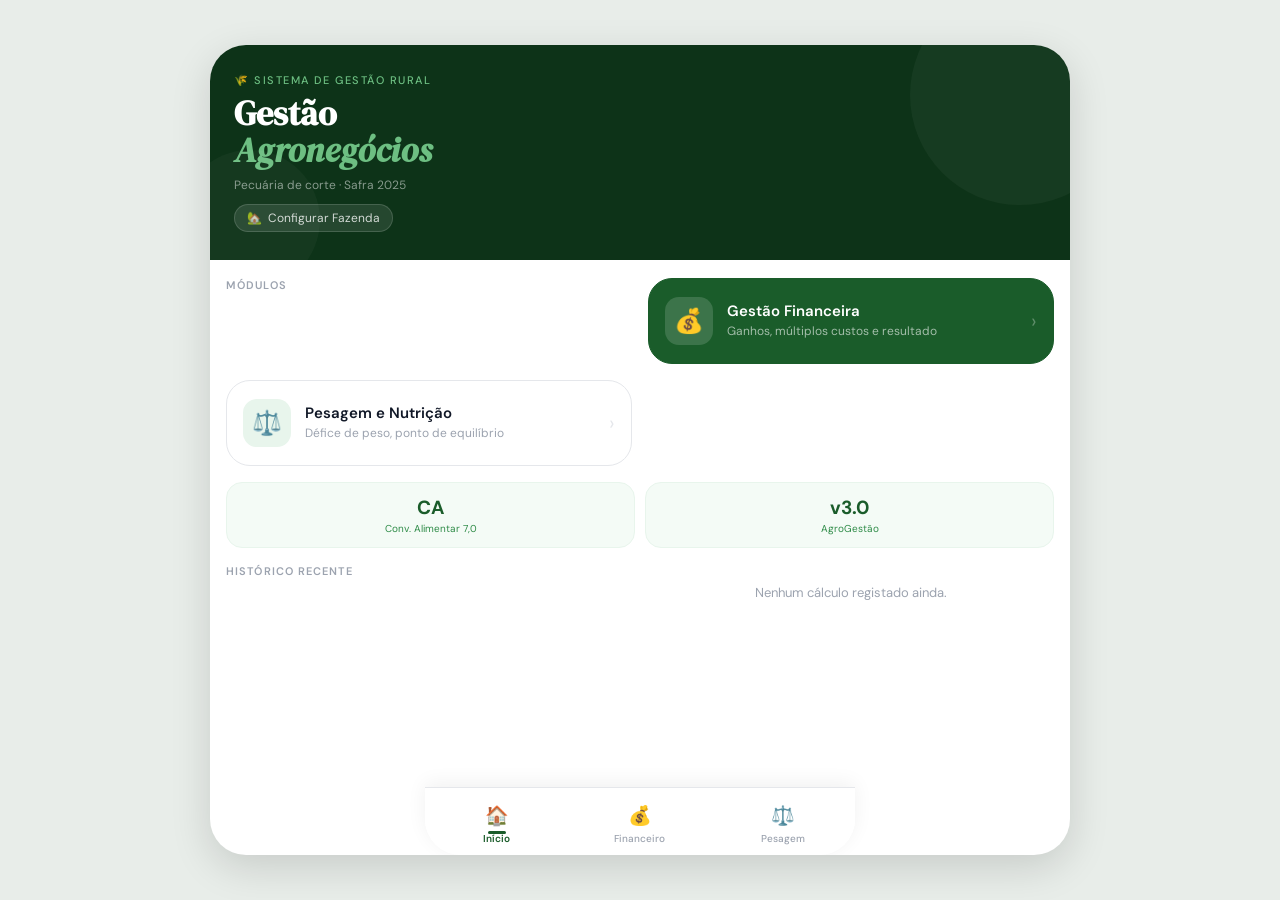
<file: remixed-v4.html>
<!DOCTYPE html>
<html lang="pt-BR">
<head>
<meta charset="UTF-8">
<meta name="viewport" content="width=device-width, initial-scale=1.0, maximum-scale=1.0, viewport-fit=cover">
<meta name="theme-color" content="#0d3318">
<title>AgroGestão</title>
<link href="https://fonts.googleapis.com/css2?family=DM+Serif+Display:ital@0;1&family=DM+Sans:wght@300;400;500;600&display=swap" rel="stylesheet">
<style>
:root{
  --g9:#0d3318;--g7:#1a5c2a;--g5:#2e8b47;--g3:#6dbf82;--g1:#e8f5ec;--g0:#f4fbf6;
  --a6:#b45309;--a1:#fef3c7;--r6:#dc2626;--r1:#fee2e2;
  --n9:#111827;--n6:#4b5563;--n4:#9ca3af;--n2:#e5e7eb;--n1:#f3f4f6;--w:#fff;
  --rsm:10px;--rmd:16px;--rlg:24px;
  --tab:68px;--sb:env(safe-area-inset-bottom,0px);--st:env(safe-area-inset-top,0px);
}
*,*::before,*::after{box-sizing:border-box;margin:0;padding:0;-webkit-tap-highlight-color:transparent}
html,body{height:100%;overscroll-behavior:none}
body{font-family:'DM Sans',sans-serif;background:var(--n1);color:var(--n9);display:flex;justify-content:center;align-items:flex-start;-webkit-font-smoothing:antialiased}
.app{width:100%;max-width:430px;height:100dvh;background:var(--w);display:flex;flex-direction:column;position:relative;overflow:hidden}
.screen{display:none;flex-direction:column;flex:1;overflow:hidden;animation:fs .28s cubic-bezier(.4,0,.2,1)}
.screen.active{display:flex}
@keyframes fs{from{opacity:0;transform:translateY(10px)}to{opacity:1;transform:translateY(0)}}
.sbody{padding:16px 16px calc(var(--tab) + var(--sb) + 16px);display:flex;flex-direction:column;gap:14px;flex:1;overflow-y:auto;-webkit-overflow-scrolling:touch;overscroll-behavior-y:contain}
.sbody::-webkit-scrollbar{display:none}

/* HERO */
.hero{background:var(--g9);padding:calc(var(--st) + 28px) 24px 28px;position:relative;overflow:hidden;flex-shrink:0}
.hero::before{content:'';position:absolute;top:-60px;right:-60px;width:220px;height:220px;border-radius:50%;background:rgba(255,255,255,.04)}
.hero::after{content:'';position:absolute;bottom:-30px;left:-30px;width:140px;height:140px;border-radius:50%;background:rgba(255,255,255,.03)}
.eyebrow{font-size:11px;font-weight:500;letter-spacing:.14em;text-transform:uppercase;color:var(--g3);margin-bottom:8px}
.htitle{font-family:'DM Serif Display',serif;font-size:clamp(26px,7vw,34px);line-height:1.1;color:var(--w);margin-bottom:6px}
.htitle em{font-style:italic;color:var(--g3)}
.hsub{font-size:12px;color:rgba(255,255,255,.5);line-height:1.5}
.farm-badge{display:inline-flex;align-items:center;gap:6px;background:rgba(255,255,255,.1);border:1px solid rgba(255,255,255,.15);border-radius:20px;padding:5px 12px;margin-top:10px;font-size:12px;color:rgba(255,255,255,.8);cursor:pointer;transition:background .2s}
.farm-badge:active{background:rgba(255,255,255,.2)}

/* SCROLL HOME */
.hscroll{flex:1;overflow-y:auto;-webkit-overflow-scrolling:touch;padding:18px 16px calc(var(--tab) + var(--sb) + 16px);display:flex;flex-direction:column;gap:12px}
.hscroll::-webkit-scrollbar{display:none}
.slabel{font-size:11px;font-weight:600;letter-spacing:.1em;text-transform:uppercase;color:var(--n4);margin-bottom:2px}

.mcard{background:var(--w);border:1.5px solid var(--n2);border-radius:var(--rlg);padding:18px 16px;display:flex;align-items:center;gap:14px;cursor:pointer;transition:border-color .2s,transform .12s;user-select:none;touch-action:manipulation;min-height:76px}
.mcard:active{transform:scale(.975)}
.mcard.primary{background:var(--g7);border-color:var(--g7)}
.mico{width:48px;height:48px;border-radius:14px;background:var(--g1);display:flex;align-items:center;justify-content:center;font-size:24px;flex-shrink:0}
.mcard.primary .mico{background:rgba(255,255,255,.15)}
.minfo{flex:1}
.mtitle{font-size:15px;font-weight:600;color:var(--n9);margin-bottom:2px}
.mcard.primary .mtitle{color:var(--w)}
.mdesc{font-size:12px;color:var(--n4);line-height:1.4}
.mcard.primary .mdesc{color:rgba(255,255,255,.6)}
.marr{font-size:20px;color:var(--n2)}
.mcard.primary .marr{color:rgba(255,255,255,.3)}

/* HISTÓRICO */
.hist-section{display:flex;flex-direction:column;gap:8px}
.hist-card{background:var(--n1);border-radius:var(--rmd);padding:12px 14px;cursor:pointer;transition:background .15s}
.hist-card:active{background:var(--n2)}
.hist-head{display:flex;justify-content:space-between;align-items:center;margin-bottom:4px}
.hist-type{font-size:10px;font-weight:600;letter-spacing:.08em;text-transform:uppercase;color:var(--n4)}
.hist-date{font-size:10px;color:var(--n4)}
.hist-val{font-size:14px;font-weight:700;color:var(--n9)}
.hist-sub{font-size:11px;color:var(--n6);margin-top:2px}
.hist-empty{font-size:13px;color:var(--n4);text-align:center;padding:20px 0}

/* STAT ROW */
.strow{display:flex;gap:10px}
.stpill{flex:1;background:var(--g0);border:1px solid var(--g1);border-radius:var(--rmd);padding:12px;text-align:center}
.stval{font-size:19px;font-weight:700;color:var(--g7)}
.stlbl{font-size:10px;color:var(--g5);margin-top:2px}

/* TAB */
.tabbar{position:fixed;bottom:0;left:50%;transform:translateX(-50%);width:100%;max-width:430px;height:calc(var(--tab) + var(--sb));padding-bottom:var(--sb);background:rgba(255,255,255,.96);backdrop-filter:blur(16px);-webkit-backdrop-filter:blur(16px);border-top:1px solid var(--n2);display:flex;align-items:flex-start;padding-top:10px;z-index:100;box-shadow:0 -4px 20px rgba(0,0,0,.06)}
.titem{flex:1;display:flex;flex-direction:column;align-items:center;gap:4px;cursor:pointer;padding:4px 8px;touch-action:manipulation;transition:opacity .15s}
.titem:active{opacity:.6}
.tico{width:26px;height:26px;display:flex;align-items:center;justify-content:center;font-size:19px;position:relative}
.tico::after{content:'';position:absolute;bottom:-6px;left:50%;transform:translateX(-50%);width:0;height:3px;background:var(--g7);border-radius:2px;transition:width .2s ease}
.titem.active .tico::after{width:18px}
.tlbl{font-size:10px;font-weight:500;color:var(--n4);transition:color .2s}
.titem.active .tlbl{color:var(--g7);font-weight:600}

/* SCREEN HEADER */
.shdr{background:var(--g9);padding:calc(var(--st) + 18px) 20px 20px;flex-shrink:0}
.backbtn{display:inline-flex;align-items:center;gap:6px;font-size:13px;font-weight:500;color:rgba(255,255,255,.7);background:rgba(255,255,255,.1);border:none;border-radius:20px;padding:7px 13px;cursor:pointer;margin-bottom:14px;touch-action:manipulation;transition:background .2s;min-height:40px}
.backbtn:active{background:rgba(255,255,255,.2)}
.stitle{font-family:'DM Serif Display',serif;font-size:24px;color:var(--w);margin-bottom:3px}
.ssub{font-size:11px;color:rgba(255,255,255,.5)}

/* FORM */
.fgrp{display:flex;flex-direction:column;gap:5px}
.flbl{font-size:12px;font-weight:600;color:var(--n6);letter-spacing:.04em}
.iwrap{display:flex;align-items:center;background:var(--n1);border:1.5px solid var(--n2);border-radius:var(--rmd);padding:0 14px;transition:border-color .2s,box-shadow .2s}
.iwrap:focus-within{border-color:var(--g5);box-shadow:0 0 0 3px rgba(46,139,71,.12);background:var(--w)}
.iwrap.error{border-color:var(--r6)}
.ipfx{font-size:13px;font-weight:600;color:var(--n4);margin-right:7px;white-space:nowrap}
.iwrap input{flex:1;background:none;border:none;outline:none;font-family:'DM Sans',sans-serif;font-size:17px;font-weight:600;color:var(--n9);padding:13px 0;width:100%;min-height:50px}
.iwrap input::placeholder{color:var(--n4);font-weight:400;font-size:15px}
.isfx{font-size:13px;color:var(--n4);margin-left:7px;font-weight:500}
.ferr{font-size:11px;color:var(--r6);font-weight:500;display:none}
.ferr.visible{display:block}

/* COST LINES */
.cost-lines{display:flex;flex-direction:column;gap:8px}
.cost-line{display:flex;gap:8px;align-items:center}
.cost-line .iwrap{flex:1}
.cost-line input.cname{font-size:14px;font-weight:500;padding:10px 0;min-height:44px}
.cost-line input.cval{font-size:16px;font-weight:600;padding:10px 0;min-height:44px}
.delbtn{width:36px;height:44px;display:flex;align-items:center;justify-content:center;background:var(--r1);border:1px solid #fca5a5;border-radius:var(--rsm);cursor:pointer;flex-shrink:0;color:var(--r6);font-size:18px;transition:background .15s}
.delbtn:active{background:#fecaca}
.addbtn{display:flex;align-items:center;justify-content:center;gap:6px;background:var(--g0);border:1.5px dashed var(--g3);border-radius:var(--rmd);padding:10px;color:var(--g7);font-size:13px;font-weight:600;cursor:pointer;touch-action:manipulation;transition:background .15s}
.addbtn:active{background:var(--g1)}

.ctabtn{background:var(--g7);color:var(--w);border:none;border-radius:var(--rmd);padding:16px;font-family:'DM Sans',sans-serif;font-size:15px;font-weight:600;width:100%;cursor:pointer;letter-spacing:.02em;transition:background .2s,transform .1s;box-shadow:0 4px 14px rgba(26,92,42,.3);min-height:52px;touch-action:manipulation}
.ctabtn:active{transform:scale(.97);background:var(--g5)}

/* RESULTS */
.rpanel{background:var(--w);border:1.5px solid var(--n2);border-radius:var(--rlg);overflow:hidden}
.rpanel.hidden{display:none}
.rphdr{padding:11px 15px;font-size:11px;font-weight:600;letter-spacing:.1em;text-transform:uppercase;background:var(--n1);color:var(--n6);border-bottom:1px solid var(--n2)}
.rrow{display:flex;justify-content:space-between;align-items:center;padding:12px 15px;border-bottom:1px solid var(--n2);font-size:13px}
.rrow:last-child{border-bottom:none}
.rrow .rl{color:var(--n6)}
.rrow .rv{font-weight:700;color:var(--n9)}
.rrow .rv.grn{color:var(--g5);font-size:19px}
.rrow .rv.red{color:var(--r6);font-size:19px}

/* PONTO DE EQUILIBRIO */
.pe-card{background:var(--g9);border-radius:var(--rlg);overflow:hidden}
.pe-card.hidden{display:none}
.pe-hdr{padding:12px 16px;display:flex;align-items:center;gap:8px;border-bottom:1px solid rgba(255,255,255,.1)}
.pe-title{font-size:12px;font-weight:700;color:var(--w);letter-spacing:.06em;text-transform:uppercase}
.pe-tag{margin-left:auto;background:rgba(255,255,255,.15);color:rgba(255,255,255,.9);font-size:10px;font-weight:600;padding:3px 8px;border-radius:20px;letter-spacing:.06em;text-transform:uppercase}
.pe-row{display:flex;justify-content:space-between;align-items:center;padding:11px 16px;border-bottom:1px solid rgba(255,255,255,.07);font-size:13px}
.pe-row:last-child{border-bottom:none}
.pe-row .pl{color:rgba(255,255,255,.6)}
.pe-row .pv{font-weight:700;color:var(--w)}
.pe-row .pv.big{font-size:19px;color:var(--g3)}
.pe-live{font-size:10px;color:rgba(255,255,255,.4);font-style:italic}

/* STATUS */
.sbadge{border-radius:var(--rmd);padding:14px 16px;display:flex;align-items:center;gap:10px}
.sbadge.hidden{display:none}
.sbadge.success{background:var(--g1);border:2px solid var(--g5)}
.sbadge.danger{background:var(--r1);border:2px solid var(--r6)}
.sbadge.warning{background:var(--a1);border:2px solid var(--a6)}
.bdot{width:10px;height:10px;border-radius:50%;flex-shrink:0}
.success .bdot{background:var(--g5);box-shadow:0 0 0 3px rgba(46,139,71,.2)}
.danger .bdot{background:var(--r6);box-shadow:0 0 0 3px rgba(220,38,38,.2)}
.warning .bdot{background:var(--a6);box-shadow:0 0 0 3px rgba(180,83,9,.2)}
.btxt{font-size:13px;font-weight:700}
.success .btxt{color:var(--g7)}
.danger .btxt{color:var(--r6)}
.warning .btxt{color:var(--a6)}
.bsub{font-size:11px;color:var(--n6);margin-top:2px}

/* NUTRI */
.nblock{background:var(--g9);border-radius:var(--rlg);overflow:hidden}
.nblock.hidden{display:none}
.nhdr{padding:12px 16px;display:flex;align-items:center;gap:8px;border-bottom:1px solid rgba(255,255,255,.1)}
.ntitle{font-size:12px;font-weight:700;color:var(--w);letter-spacing:.06em;text-transform:uppercase}
.ntag{margin-left:auto;background:rgba(255,255,255,.15);color:rgba(255,255,255,.9);font-size:10px;font-weight:600;padding:3px 8px;border-radius:20px;letter-spacing:.06em;text-transform:uppercase}
.nrow{display:flex;justify-content:space-between;align-items:center;padding:11px 16px;border-bottom:1px solid rgba(255,255,255,.07);font-size:13px}
.nrow:last-child{border-bottom:none}
.nrow .nl{color:rgba(255,255,255,.6)}
.nrow .nv{font-weight:700;color:var(--w)}
.nrow .nv.big{font-size:19px;color:var(--g3)}

.reccard{background:var(--n1);border-radius:var(--rmd);padding:12px 14px;display:flex;gap:8px;align-items:flex-start}
.reccard.hidden{display:none}
.recico{font-size:16px;flex-shrink:0}
.rectxt{font-size:12px;color:var(--n6);line-height:1.6}
.rectxt strong{color:var(--n9)}

/* MODAL */
.modal-overlay{position:absolute;inset:0;background:rgba(0,0,0,.5);display:flex;align-items:flex-end;z-index:200;animation:mfade .2s ease}
.modal-overlay.hidden{display:none}
@keyframes mfade{from{opacity:0}to{opacity:1}}
.modal{background:var(--w);border-radius:var(--rlg) var(--rlg) 0 0;padding:24px 20px calc(var(--sb) + 24px);width:100%;animation:mslide .25s cubic-bezier(.4,0,.2,1)}
@keyframes mslide{from{transform:translateY(40px)}to{transform:translateY(0)}}
.modal-title{font-family:'DM Serif Display',serif;font-size:20px;color:var(--n9);margin-bottom:4px}
.modal-sub{font-size:12px;color:var(--n4);margin-bottom:20px}
.modal-btns{display:flex;gap:10px;margin-top:16px}
.mbtn{flex:1;padding:13px;border:none;border-radius:var(--rmd);font-family:'DM Sans',sans-serif;font-size:14px;font-weight:600;cursor:pointer;touch-action:manipulation;transition:opacity .15s}
.mbtn:active{opacity:.8}
.mbtn.primary{background:var(--g7);color:var(--w);box-shadow:0 4px 12px rgba(26,92,42,.25)}
.mbtn.ghost{background:var(--n1);color:var(--n6);border:1.5px solid var(--n2)}

/* RESPONSIVE DESKTOP */
@media(min-width:430px){
  body{align-items:center;min-height:100vh;padding:24px 0}
  .app{border-radius:36px;height:88vh;max-height:900px;box-shadow:0 12px 40px rgba(0,0,0,.14)}
  .tabbar{position:absolute;border-radius:0 0 36px 36px}
}
@media(min-width:900px){
  body{background:#e8ede9;padding:32px}
  .app{max-width:860px;height:90vh}
  .sbody,.hscroll{display:grid;grid-template-columns:1fr 1fr;gap:16px;align-content:start}
  .sbody .ctabtn,.sbody .fgrp:has(#ganhos-total),.hscroll .strow{grid-column:1/-1}
  .strow{grid-column:1/-1}
}
</style>
</head>
<body>
<div class="app">

<!-- ═══ HOME ═══ -->
<div class="screen active" id="screen-home">
  <div class="hero">
    <div class="eyebrow">🌾 Sistema de Gestão Rural</div>
    <h1 class="htitle">Gestão<br><em>Agronegócios</em></h1>
    <p class="hsub" id="home-safra">Pecuária de corte · Safra 2025</p>
    <div class="farm-badge" id="farm-badge-btn" onclick="openFarmModal()">
      <span>🏡</span>
      <span id="farm-badge-label">Configurar Fazenda</span>
    </div>
  </div>
  <div class="hscroll">
    <p class="slabel">Módulos</p>
    <div class="mcard primary" onclick="navigate('financeiro')">
      <div class="mico">💰</div>
      <div class="minfo">
        <div class="mtitle">Gestão Financeira</div>
        <div class="mdesc">Ganhos, múltiplos custos e resultado</div>
      </div>
      <div class="marr">›</div>
    </div>
    <div class="mcard" onclick="navigate('pesagem')">
      <div class="mico">⚖️</div>
      <div class="minfo">
        <div class="mtitle">Pesagem e Nutrição</div>
        <div class="mdesc">Défice de peso, ponto de equilíbrio</div>
      </div>
      <div class="marr">›</div>
    </div>
    <div class="strow">
      <div class="stpill"><div class="stval">CA</div><div class="stlbl">Conv. Alimentar 7,0</div></div>
      <div class="stpill"><div class="stval">v3.0</div><div class="stlbl">AgroGestão</div></div>
    </div>
    <p class="slabel">Histórico Recente</p>
    <div class="hist-section" id="hist-list">
      <div class="hist-empty" id="hist-empty">Nenhum cálculo registado ainda.</div>
    </div>
  </div>
</div>

<!-- ═══ FINANCEIRO ═══ -->
<div class="screen" id="screen-financeiro">
  <div class="shdr">
    <button class="backbtn" onclick="navigate('home')">← Início</button>
    <h2 class="stitle">Gestão Financeira</h2>
    <p class="ssub">Múltiplos custos · resultado em tempo real</p>
  </div>
  <div class="sbody">
    <div class="fgrp">
      <label class="flbl">📈 Ganhos / Receita Total</label>
      <div class="iwrap" id="wrap-ganhos">
        <span class="ipfx">R$</span>
        <input type="number" id="fin-ganhos" placeholder="0,00" min="0" step="0.01" inputmode="decimal" oninput="atualizarPE()">
      </div>
      <span class="ferr" id="err-ganhos">Informe um valor válido.</span>
    </div>

    <div class="fgrp">
      <label class="flbl">📉 Custos</label>
      <div class="cost-lines" id="cost-lines"></div>
      <div class="addbtn" onclick="addCostLine()">＋ Adicionar custo</div>
    </div>

    <div class="fgrp">
      <label class="flbl">🎯 Preço de venda por @ (arroba)</label>
      <div class="iwrap" id="wrap-parr">
        <span class="ipfx">R$</span>
        <input type="number" id="fin-parr" placeholder="185,00" min="0" step="0.10" inputmode="decimal" oninput="atualizarPE()">
        <span class="isfx">/ @</span>
      </div>
    </div>
    <div class="fgrp">
      <label class="flbl">⚖️ Peso total em arrobas (@)</label>
      <div class="iwrap" id="wrap-arrobas">
        <input type="number" id="fin-arrobas" placeholder="16,5" min="0" step="0.1" inputmode="decimal" oninput="atualizarPE()">
        <span class="isfx">@</span>
      </div>
    </div>

    <button class="ctabtn" onclick="calcularFinanceiro()">Calcular Resultado</button>

    <!-- Ponto de equilíbrio live -->
    <div class="pe-card" id="pe-live-card">
      <div class="pe-hdr"><span>⚡</span><span class="pe-title">Ponto de Equilíbrio</span><span class="pe-tag">Ao vivo</span></div>
      <div class="pe-row"><span class="pl">Custo total acumulado</span><span class="pv" id="pe-custo-total">—</span></div>
      <div class="pe-row"><span class="pl">Preço mínimo p/ cobrir custos</span><span class="pv big" id="pe-preco-min">—</span></div>
      <div class="pe-row"><span class="pl">Margem atual</span><span class="pv" id="pe-margem">—</span></div>
      <div class="pe-row"><span class="pl pe-live">Actualização automática ao digitar</span><span></span></div>
    </div>

    <div class="rpanel hidden" id="fin-resultado">
      <div class="rphdr">Resumo Financeiro</div>
      <div class="rrow"><span class="rl">Receita Total</span><span class="rv" id="fin-r-ganhos">—</span></div>
      <div class="rrow"><span class="rl">Custos Totais</span><span class="rv" id="fin-r-custos">—</span></div>
      <div class="rrow"><span class="rl" style="font-weight:700;color:#111">Lucro / Prejuízo</span><span class="rv" id="fin-r-lucro">—</span></div>
    </div>
    <div class="sbadge hidden" id="fin-status">
      <div class="bdot"></div>
      <div><div class="btxt" id="fin-status-text"></div><div class="bsub" id="fin-status-sub"></div></div>
    </div>
  </div>
</div>

<!-- ═══ PESAGEM ═══ -->
<div class="screen" id="screen-pesagem">
  <div class="shdr">
    <button class="backbtn" onclick="navigate('home')">← Início</button>
    <h2 class="stitle">Pesagem e Nutrição</h2>
    <p class="ssub">Peso, plano alimentar e equilíbrio</p>
  </div>
  <div class="sbody">
    <div class="fgrp">
      <label class="flbl">🎯 Peso Ideal / Meta</label>
      <div class="iwrap" id="wrap-ideal">
        <input type="number" id="pes-ideal" placeholder="450" min="0" step="0.1" inputmode="decimal" oninput="atualizarPEPes()">
        <span class="isfx">kg</span>
      </div>
      <span class="ferr" id="err-ideal">Informe o peso ideal em kg.</span>
    </div>
    <div class="fgrp">
      <label class="flbl">⚖️ Peso Atual na Balança</label>
      <div class="iwrap" id="wrap-atual">
        <input type="number" id="pes-atual" placeholder="380" min="0" step="0.1" inputmode="decimal" oninput="atualizarPEPes()">
        <span class="isfx">kg</span>
      </div>
      <span class="ferr" id="err-atual">Informe o peso atual em kg.</span>
    </div>
    <div class="fgrp">
      <label class="flbl">🌽 Preço do KG de Ração</label>
      <div class="iwrap" id="wrap-preco">
        <span class="ipfx">R$</span>
        <input type="number" id="pes-preco" placeholder="3,50" min="0" step="0.10" inputmode="decimal" oninput="atualizarPEPes()">
      </div>
      <span class="ferr" id="err-preco">Informe o preço do kg de ração.</span>
    </div>
    <div class="fgrp">
      <label class="flbl">💲 Preço esperado de venda por @</label>
      <div class="iwrap" id="wrap-pvenda">
        <span class="ipfx">R$</span>
        <input type="number" id="pes-pvenda" placeholder="185,00" min="0" step="0.10" inputmode="decimal" oninput="atualizarPEPes()">
        <span class="isfx">/ @</span>
      </div>
    </div>

    <button class="ctabtn" onclick="calcularPesagem()">Verificar Peso</button>

    <!-- PE pesagem live -->
    <div class="pe-card" id="pe-pes-card">
      <div class="pe-hdr"><span>⚡</span><span class="pe-title">Equilíbrio de Engorda</span><span class="pe-tag">Ao vivo</span></div>
      <div class="pe-row"><span class="pl">Custo estimado de engorda</span><span class="pv" id="ppe-custo">—</span></div>
      <div class="pe-row"><span class="pl">Arrobas ganhas (@ = 15 kg)</span><span class="pv" id="ppe-arrobas">—</span></div>
      <div class="pe-row"><span class="pl">Preço mínimo por @ p/ equilibrar</span><span class="pv big" id="ppe-preco-min">—</span></div>
      <div class="pe-row"><span class="pl">Resultado esperado</span><span class="pv" id="ppe-resultado">—</span></div>
      <div class="pe-row"><span class="pl pe-live">Actualização automática ao digitar</span><span></span></div>
    </div>

    <div class="sbadge hidden" id="pes-status">
      <div class="bdot"></div>
      <div><div class="btxt" id="pes-status-text"></div><div class="bsub" id="pes-status-sub"></div></div>
    </div>
    <div class="nblock hidden" id="nutri-panel">
      <div class="nhdr"><span>🌽</span><span class="ntitle">Plano de Nutrição</span><span class="ntag">Automático</span></div>
      <div class="nrow"><span class="nl">Défice de peso</span><span class="nv" id="nutri-defice">—</span></div>
      <div class="nrow"><span class="nl">Conversão Alimentar (CA)</span><span class="nv">7,0</span></div>
      <div class="nrow"><span class="nl">KG de ração necessário</span><span class="nv" id="nutri-racao">—</span></div>
      <div class="nrow"><span class="nl">Preço por KG</span><span class="nv" id="nutri-preco-kg">—</span></div>
      <div class="nrow"><span class="nl">Custo total estimado</span><span class="nv big" id="nutri-custo">—</span></div>
    </div>
    <div class="reccard hidden" id="nutri-rec">
      <div class="recico">📋</div>
      <div class="rectxt"><strong>Recomendação:</strong> acompanhar a dieta conforme o plano e pesar novamente em <strong>30 dias</strong>.</div>
    </div>
  </div>
</div>

<!-- ═══ TAB BAR ═══ -->
<nav class="tabbar" id="tabbar">
  <div class="titem active" id="tab-home" onclick="navigate('home')">
    <div class="tico">🏠</div><div class="tlbl">Início</div>
  </div>
  <div class="titem" id="tab-financeiro" onclick="navigate('financeiro')">
    <div class="tico">💰</div><div class="tlbl">Financeiro</div>
  </div>
  <div class="titem" id="tab-pesagem" onclick="navigate('pesagem')">
    <div class="tico">⚖️</div><div class="tlbl">Pesagem</div>
  </div>
</nav>

<!-- ═══ MODAL FAZENDA ═══ -->
<div class="modal-overlay hidden" id="farm-modal">
  <div class="modal">
    <div class="modal-title">Sua Fazenda</div>
    <div class="modal-sub">Personalize o app com o nome da fazenda e do produtor</div>
    <div class="fgrp" style="margin-bottom:12px">
      <label class="flbl">🏡 Nome da Fazenda</label>
      <div class="iwrap"><input type="text" id="farm-name" placeholder="Ex: Fazenda Santa Rita" maxlength="40"></div>
    </div>
    <div class="fgrp" style="margin-bottom:12px">
      <label class="flbl">👤 Nome do Produtor</label>
      <div class="iwrap"><input type="text" id="farm-owner" placeholder="Ex: João da Silva" maxlength="40"></div>
    </div>
    <div class="fgrp">
      <label class="flbl">📅 Safra / Período</label>
      <div class="iwrap"><input type="text" id="farm-safra" placeholder="Ex: Safra 2025" maxlength="20"></div>
    </div>
    <div class="modal-btns">
      <button class="mbtn ghost" onclick="closeFarmModal()">Cancelar</button>
      <button class="mbtn primary" onclick="saveFarm()">Salvar</button>
    </div>
  </div>
</div>

</div><!-- /app -->

<script>
const $ = id => document.getElementById(id);
const BRL = v => (+v).toLocaleString('pt-BR',{style:'currency',currency:'BRL'});
const KG  = v => (+v).toLocaleString('pt-BR',{minimumFractionDigits:2,maximumFractionDigits:2})+' kg';

/* ── STORAGE (wrapper seguro) ── */
const S = {
  get(k){try{return localStorage.getItem(k)}catch(e){return null}},
  set(k,v){try{localStorage.setItem(k,v)}catch(e){}},
  del(k){try{localStorage.removeItem(k)}catch(e){}}
};

/* ── NAVIGATE ── */
function navigate(to){
  document.querySelectorAll('.screen').forEach(s=>s.classList.remove('active'));
  $('screen-'+to).classList.add('active');
  document.querySelectorAll('.titem').forEach(t=>t.classList.remove('active'));
  const t=$('tab-'+to);if(t)t.classList.add('active');
  const body=document.querySelector('#screen-'+to+' .sbody, #screen-'+to+' .hscroll');
  if(body)body.scrollTo(0,0);
  S.set('agro_screen',to);
  if(to==='home')renderHistorico();
}

/* ── FAZENDA ── */
function openFarmModal(){
  const fn=S.get('farm_name')||'';const fo=S.get('farm_owner')||'';const fs=S.get('farm_safra')||'';
  $('farm-name').value=fn;$('farm-owner').value=fo;$('farm-safra').value=fs;
  $('farm-modal').classList.remove('hidden');
}
function closeFarmModal(){$('farm-modal').classList.add('hidden')}
function saveFarm(){
  const fn=$('farm-name').value.trim();
  const fo=$('farm-owner').value.trim();
  const fs=$('farm-safra').value.trim();
  S.set('farm_name',fn);S.set('farm_owner',fo);S.set('farm_safra',fs);
  closeFarmModal();
  applyFarmBranding();
}
function applyFarmBranding(){
  const fn=S.get('farm_name')||'';
  const fo=S.get('farm_owner')||'';
  const fs=S.get('farm_safra')||'Pecuária de corte · Safra 2025';
  $('farm-badge-label').textContent=fn||(fo?fo:'Configurar Fazenda');
  $('home-safra').textContent=fs||'Pecuária de corte · Safra 2025';
}

/* ── COST LINES ── */
let costId=0;
function addCostLine(name='',val=''){
  const id='cl-'+costId++;
  const div=document.createElement('div');
  div.className='cost-line';div.id=id;
  div.innerHTML=`
    <div class="iwrap" style="flex:1.6"><input type="text" class="cname" placeholder="Descrição (ex: Ração)" value="${name}" maxlength="30" oninput="atualizarPE()"></div>
    <div class="iwrap" style="flex:1"><span class="ipfx">R$</span><input type="number" class="cval" placeholder="0,00" min="0" step="0.10" inputmode="decimal" value="${val}" oninput="atualizarPE()"></div>
    <div class="delbtn" onclick="removeCostLine('${id}')">✕</div>
  `;
  $('cost-lines').appendChild(div);
}
function removeCostLine(id){
  const el=$(id);if(el)el.remove();
  atualizarPE();
}
function getCostLines(){
  const lines=[...document.querySelectorAll('.cost-line')];
  let total=0;
  const items=[];
  lines.forEach(l=>{
    const v=parseFloat(l.querySelector('.cval').value)||0;
    const n=l.querySelector('.cname').value.trim()||'Custo';
    total+=v;items.push({n,v});
  });
  return{total,items};
}

/* ── PE FINANCEIRO (live) ── */
function atualizarPE(){
  const ganhos=parseFloat($('fin-ganhos').value)||0;
  const parr=parseFloat($('fin-parr').value)||0;
  const arrobas=parseFloat($('fin-arrobas').value)||0;
  const {total:custoTotal}=getCostLines();

  $('pe-custo-total').textContent=custoTotal>0?BRL(custoTotal):'—';

  if(arrobas>0&&custoTotal>0){
    const precoMin=custoTotal/arrobas;
    $('pe-preco-min').textContent=BRL(precoMin)+' / @';
    $('pe-preco-min').className='pv big';

    if(parr>0){
      const margem=((parr-precoMin)/precoMin)*100;
      const clr=margem>=0?'color:var(--g3)':'color:#fca5a5';
      $('pe-margem').innerHTML=`<span style="${clr}">${margem>=0?'+':''}${margem.toFixed(1)}%</span>`;
    } else {
      $('pe-margem').textContent='—';
    }
  } else if(arrobas===0&&custoTotal>0){
    $('pe-preco-min').textContent='Informe as arrobas';
    $('pe-preco-min').className='pv';
    $('pe-margem').textContent='—';
  } else {
    $('pe-preco-min').textContent='—';
    $('pe-preco-min').className='pv big';
    $('pe-margem').textContent='—';
  }
}

/* ── PE PESAGEM (live) ── */
function atualizarPEPes(){
  const ideal=parseFloat($('pes-ideal').value)||0;
  const atual=parseFloat($('pes-atual').value)||0;
  const preco=parseFloat($('pes-preco').value)||0;
  const pvenda=parseFloat($('pes-pvenda').value)||0;
  const CA=7.0;

  if(ideal>0&&atual>0&&atual<ideal&&preco>0){
    const defice=ideal-atual;
    const racao=defice*CA;
    const custo=racao*preco;
    const arrobas=defice/15;
    const precoMin=arrobas>0?custo/arrobas:0;

    $('ppe-custo').textContent=BRL(custo);
    $('ppe-arrobas').textContent=arrobas.toFixed(2)+' @';
    $('ppe-preco-min').textContent=precoMin>0?BRL(precoMin)+' / @':'—';

    if(pvenda>0&&precoMin>0){
      const resultado=(pvenda-precoMin)*arrobas;
      const clr=resultado>=0?'color:var(--g3)':'color:#fca5a5';
      $('ppe-resultado').innerHTML=`<span style="${clr}">${BRL(resultado)}</span>`;
    } else {
      $('ppe-resultado').textContent='—';
    }
  } else {
    ['ppe-custo','ppe-arrobas','ppe-preco-min','ppe-resultado'].forEach(id=>$(id).textContent='—');
  }
}

/* ── CÁLCULO FINANCEIRO ── */
function calcularFinanceiro(){
  const ganhos=parseFloat($('fin-ganhos').value);
  let valid=true;
  $('wrap-ganhos').classList.remove('error');$('err-ganhos').classList.remove('visible');
  if(isNaN(ganhos)||ganhos<0){$('wrap-ganhos').classList.add('error');$('err-ganhos').classList.add('visible');valid=false;}
  if(!valid)return;

  const {total:custoTotal}=getCostLines();
  const lucro=ganhos-custoTotal;

  $('fin-r-ganhos').textContent=BRL(ganhos);
  $('fin-r-custos').textContent=BRL(custoTotal);
  const el=$('fin-r-lucro');
  el.textContent=BRL(Math.abs(lucro));
  el.className='rv '+(lucro>=0?'grn':'red');
  $('fin-resultado').classList.remove('hidden');

  const s=$('fin-status');
  s.className='sbadge '+(lucro>=0?'success':'danger');
  $('fin-status-text').textContent=lucro>=0?'✅ OPERAÇÃO SAUDÁVEL':'❌ PREJUÍZO';
  $('fin-status-sub').textContent=lucro>=0?'Resultado positivo confirmado.':'Reveja os custos e a estratégia de venda.';
  s.classList.remove('hidden');

  saveHistorico({
    tipo:'Financeiro',
    resumo:`Receita ${BRL(ganhos)} · Custos ${BRL(custoTotal)}`,
    resultado:`${lucro>=0?'+':''}${BRL(lucro)}`,
    ok:lucro>=0
  });
}

/* ── CÁLCULO PESAGEM ── */
function calcularPesagem(){
  const ideal=parseFloat($('pes-ideal').value);
  const atual=parseFloat($('pes-atual').value);
  const preco=parseFloat($('pes-preco').value);
  let valid=true;
  [['wrap-ideal','err-ideal'],['wrap-atual','err-atual'],['wrap-preco','err-preco']].forEach(([w,e])=>{
    $(w).classList.remove('error');$(e).classList.remove('visible');
  });
  if(isNaN(ideal)||ideal<=0){$('wrap-ideal').classList.add('error');$('err-ideal').classList.add('visible');valid=false;}
  if(isNaN(atual)||atual<=0){$('wrap-atual').classList.add('error');$('err-atual').classList.add('visible');valid=false;}
  if(isNaN(preco)||preco<=0){$('wrap-preco').classList.add('error');$('err-preco').classList.add('visible');valid=false;}
  if(!valid)return;

  const s=$('pes-status');const nutri=$('nutri-panel');const rec=$('nutri-rec');

  if(atual>=ideal){
    s.className='sbadge success';
    $('pes-status-text').textContent='✅ Animal no peso ideal';
    $('pes-status-sub').textContent=`Peso atual (${KG(atual)}) atingiu a meta de ${KG(ideal)}.`;
    s.classList.remove('hidden');nutri.classList.add('hidden');rec.classList.add('hidden');
    saveHistorico({tipo:'Pesagem',resumo:`Atual ${KG(atual)} · Meta ${KG(ideal)}`,resultado:'Peso certificado ✓',ok:true});
  } else {
    const CA=7.0;const defice=ideal-atual;const racao=defice*CA;const custo=racao*preco;
    s.className='sbadge warning';
    $('pes-status-text').textContent='⚠️ Animal abaixo do peso';
    $('pes-status-sub').textContent=`Défice de ${KG(defice)} — nutrição acionada.`;
    s.classList.remove('hidden');
    $('nutri-defice').textContent=KG(defice);
    $('nutri-racao').textContent=KG(racao);
    $('nutri-preco-kg').textContent=BRL(preco);
    $('nutri-custo').textContent=BRL(custo);
    nutri.classList.remove('hidden');rec.classList.remove('hidden');
    saveHistorico({tipo:'Pesagem',resumo:`Atual ${KG(atual)} · Défice ${KG(defice)}`,resultado:`Ração: ${BRL(custo)}`,ok:false});
  }
}

/* ── HISTÓRICO (últimos 5) ── */
function saveHistorico(item){
  let hist=[];
  try{hist=JSON.parse(S.get('agro_hist')||'[]')}catch(e){}
  hist.unshift({...item,ts:Date.now()});
  hist=hist.slice(0,5);
  S.set('agro_hist',JSON.stringify(hist));
}
function renderHistorico(){
  let hist=[];
  try{hist=JSON.parse(S.get('agro_hist')||'[]')}catch(e){}
  const list=$('hist-list');const empty=$('hist-empty');
  list.querySelectorAll('.hist-card').forEach(c=>c.remove());
  if(!hist.length){empty.style.display='block';return;}
  empty.style.display='none';
  hist.forEach(h=>{
    const d=new Date(h.ts);
    const ds=d.toLocaleDateString('pt-BR',{day:'2-digit',month:'2-digit'})+ ' '+d.toLocaleTimeString('pt-BR',{hour:'2-digit',minute:'2-digit'});
    const card=document.createElement('div');
    card.className='hist-card';
    card.innerHTML=`
      <div class="hist-head">
        <span class="hist-type">${h.tipo==='Financeiro'?'💰':'⚖️'} ${h.tipo}</span>
        <span class="hist-date">${ds}</span>
      </div>
      <div class="hist-val" style="color:${h.ok?'var(--g5)':'var(--r6)'}">${h.resultado}</div>
      <div class="hist-sub">${h.resumo}</div>
    `;
    list.appendChild(card);
  });
}

/* ── BOOT ── */
function boot(){
  addCostLine();
  applyFarmBranding();
  renderHistorico();
  const last=S.get('agro_screen');
  if(['financeiro','pesagem'].includes(last))navigate(last);
  else navigate('home');
  // PE live cards visíveis por padrão
  document.querySelectorAll('.pe-card').forEach(c=>c.classList.remove('hidden'));
}
boot();
</script>
</body>
</html>
</file>
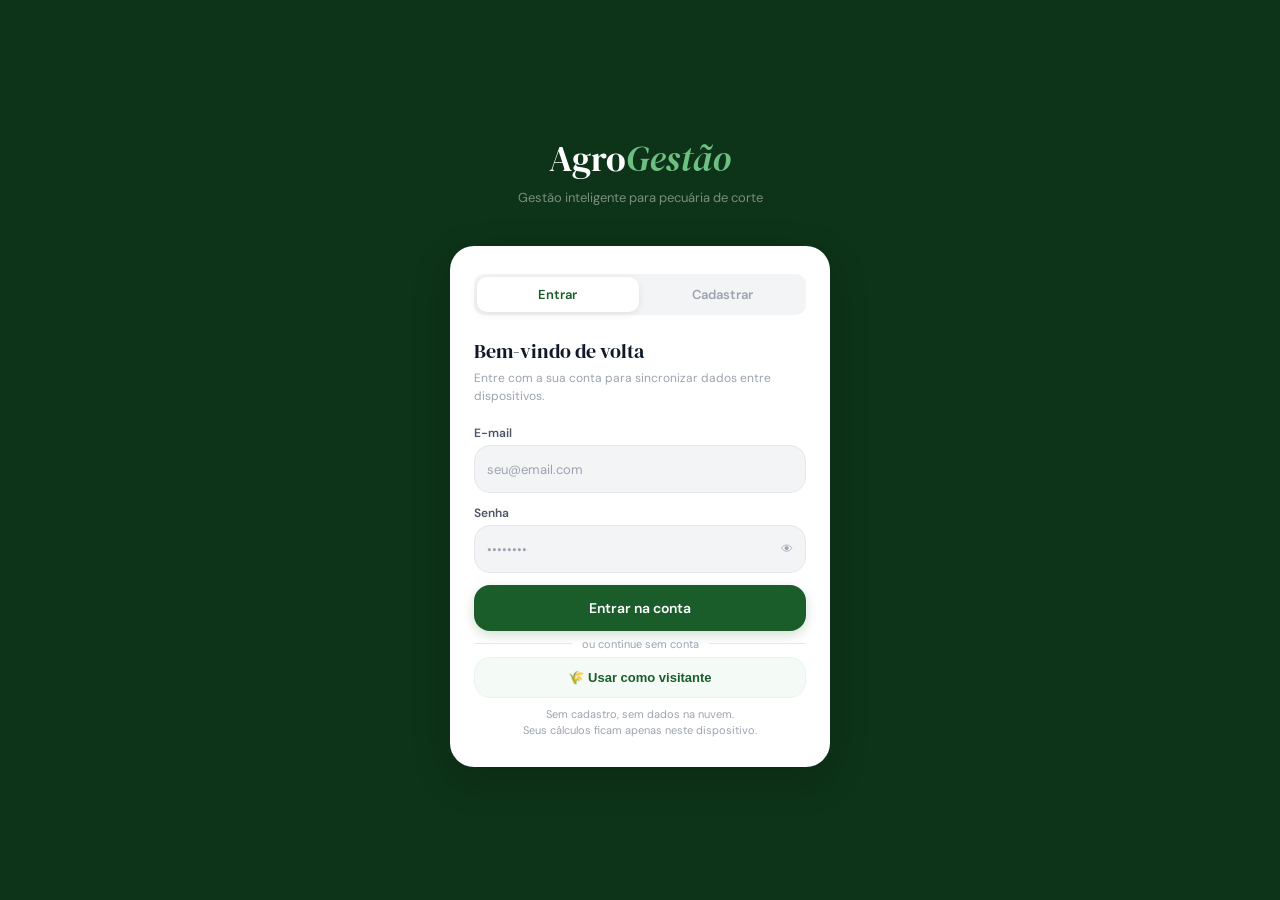
<file: remixed-v5.html>
<!DOCTYPE html>
<html lang="pt-BR">
<head>
<meta charset="UTF-8">
<meta name="viewport" content="width=device-width, initial-scale=1.0, viewport-fit=cover">
<meta name="theme-color" content="#0d3318">
<title>AgroGestão v6.0</title>
<link href="https://fonts.googleapis.com/css2?family=DM+Serif+Display:ital@0;1&family=DM+Sans:wght@300;400;500;600;700&display=swap" rel="stylesheet">
<style>
:root{
  --g9:#0d3318;--g7:#1a5c2a;--g5:#2e8b47;--g3:#6dbf82;--g1:#e8f5ec;--g0:#f4fbf6;
  --a6:#b45309;--a1:#fef3c7;--r6:#dc2626;--r1:#fee2e2;--b6:#1d4ed8;--b1:#dbeafe;
  --n9:#111827;--n7:#374151;--n6:#4b5563;--n4:#9ca3af;--n2:#e5e7eb;--n1:#f3f4f6;--w:#fff;
  --radius:16px;--radius-lg:24px;--radius-sm:10px;
  --shadow:0 2px 8px rgba(0,0,0,.08);--shadow-md:0 4px 16px rgba(0,0,0,.1);--shadow-lg:0 12px 40px rgba(0,0,0,.16);
  --sidebar-w:248px;--tab-h:64px;
}
*,*::before,*::after{box-sizing:border-box;margin:0;padding:0;-webkit-tap-highlight-color:transparent}
html{-webkit-text-size-adjust:100%}
body{font-family:'DM Sans',sans-serif;background:var(--n1);color:var(--n9);min-height:100dvh;-webkit-font-smoothing:antialiased;overflow-x:hidden}

/* ══ AUTH SCREEN ══ */
.auth-screen{position:fixed;inset:0;background:var(--g9);display:flex;flex-direction:column;align-items:center;justify-content:center;z-index:1000;padding:24px;overflow-y:auto}
.auth-screen.hidden{display:none}
.auth-logo{font-family:'DM Serif Display',serif;font-size:36px;color:var(--w);text-align:center;margin-bottom:6px}
.auth-logo em{font-style:italic;color:var(--g3)}
.auth-tagline{font-size:13px;color:rgba(255,255,255,.45);text-align:center;margin-bottom:40px}
.auth-card{background:var(--w);border-radius:var(--radius-lg);padding:28px 24px;width:100%;max-width:380px;box-shadow:var(--shadow-lg)}
.auth-tabs{display:flex;background:var(--n1);border-radius:var(--radius-sm);padding:3px;margin-bottom:22px;gap:3px}
.auth-tab{flex:1;padding:9px;text-align:center;font-size:13px;font-weight:600;color:var(--n4);border-radius:var(--radius-sm);cursor:pointer;transition:all .2s}
.auth-tab.active{background:var(--w);color:var(--g7);box-shadow:var(--shadow)}
.auth-title{font-family:'DM Serif Display',serif;font-size:20px;color:var(--n9);margin-bottom:4px}
.auth-sub{font-size:12px;color:var(--n4);margin-bottom:20px;line-height:1.5}
.auth-form{display:flex;flex-direction:column;gap:12px}
.auth-divider{display:flex;align-items:center;gap:10px;margin:6px 0}
.auth-divider span{font-size:11px;color:var(--n4);white-space:nowrap}
.auth-divider::before,.auth-divider::after{content:'';flex:1;height:1px;background:var(--n2)}
.guest-btn{display:flex;align-items:center;justify-content:center;gap:8px;padding:12px;background:var(--g0);border:1.5px solid var(--g1);border-radius:var(--radius);font-size:13px;font-weight:600;color:var(--g7);cursor:pointer;transition:background .15s;width:100%}
.guest-btn:hover{background:var(--g1)}
.guest-note{font-size:11px;color:var(--n4);text-align:center;margin-top:8px;line-height:1.5}
/* Guest upgrade banner */
.upgrade-banner{background:var(--g7);border-radius:var(--radius);padding:12px 14px;display:flex;align-items:center;gap:10px;cursor:pointer;transition:background .15s;margin-bottom:4px}
.upgrade-banner:hover{background:var(--g5)}
.upgrade-banner.hidden{display:none}
.ub-ico{font-size:20px;flex-shrink:0}
.ub-text{flex:1}
.ub-title{font-size:13px;font-weight:700;color:var(--w)}
.ub-sub{font-size:11px;color:rgba(255,255,255,.6);margin-top:1px}
.ub-arr{font-size:18px;color:rgba(255,255,255,.4)}
/* User profile chip */
.user-chip{display:flex;align-items:center;gap:8px;padding:8px 12px;background:rgba(255,255,255,.08);border-radius:var(--radius);cursor:pointer;transition:background .15s;margin-bottom:12px}
.user-chip:hover{background:rgba(255,255,255,.14)}
.user-avatar{width:32px;height:32px;border-radius:50%;background:var(--g3);display:flex;align-items:center;justify-content:center;font-size:14px;font-weight:700;color:var(--g9);flex-shrink:0}
.user-info{flex:1;min-width:0}
.user-name{font-size:13px;font-weight:600;color:var(--w);white-space:nowrap;overflow:hidden;text-overflow:ellipsis}
.user-plan{font-size:10px;color:rgba(255,255,255,.4);margin-top:1px}
.user-signout{font-size:11px;color:rgba(255,255,255,.3);cursor:pointer;padding:4px;transition:color .15s;white-space:nowrap}
.user-signout:hover{color:var(--r6)}
/* Sync indicator */
.sync-dot{width:7px;height:7px;border-radius:50%;background:var(--g3);flex-shrink:0}
.sync-dot.offline{background:var(--a6)}
.sync-dot.syncing{background:var(--b6);animation:pulse .8s ease-in-out infinite}
@keyframes pulse{0%,100%{opacity:.4}50%{opacity:1}}
/* Protected badge */
.lock-badge{display:inline-flex;align-items:center;gap:4px;background:var(--b1);border:1px solid #bfdbfe;border-radius:20px;padding:3px 9px;font-size:10px;font-weight:600;color:var(--b6)}
/* Feature gate overlay */
.gate-overlay{position:absolute;inset:0;background:rgba(255,255,255,.92);backdrop-filter:blur(4px);border-radius:var(--radius-lg);display:flex;flex-direction:column;align-items:center;justify-content:center;gap:10px;z-index:10;padding:20px;text-align:center}
.gate-overlay.hidden{display:none}
.gate-ico{font-size:32px}
.gate-title{font-size:15px;font-weight:700;color:var(--n9)}
.gate-sub{font-size:12px;color:var(--n6);line-height:1.5}

/* ══ SHELL ══ */
.shell{display:flex;min-height:100dvh}
.sidebar{display:none;width:var(--sidebar-w);background:var(--g9);flex-direction:column;position:fixed;top:0;left:0;height:100vh;z-index:200;overflow-y:auto;box-shadow:var(--shadow-lg)}
.sb-brand{padding:24px 18px 18px;border-bottom:1px solid rgba(255,255,255,.08)}
.sb-brand-name{font-family:'DM Serif Display',serif;font-size:20px;color:var(--w)}
.sb-brand-name em{font-style:italic;color:var(--g3)}
.sb-farm-lbl{font-size:11px;color:rgba(255,255,255,.35);margin-top:3px;cursor:pointer;transition:color .15s}
.sb-farm-lbl:hover{color:rgba(255,255,255,.7)}
.sb-nav{padding:14px 10px;flex:1}
.sb-sec{font-size:9px;font-weight:700;letter-spacing:.1em;text-transform:uppercase;color:rgba(255,255,255,.25);padding:0 8px;margin-bottom:5px;margin-top:12px}
.sb-item{display:flex;align-items:center;gap:10px;padding:9px 11px;border-radius:var(--radius-sm);color:rgba(255,255,255,.55);font-size:13px;font-weight:500;cursor:pointer;transition:all .15s;margin-bottom:1px;position:relative}
.sb-item:hover{background:rgba(255,255,255,.07);color:rgba(255,255,255,.9)}
.sb-item.active{background:rgba(255,255,255,.12);color:var(--w);font-weight:600}
.sb-item.locked{opacity:.5}
.sb-item.locked::after{content:'🔒';position:absolute;right:10px;font-size:11px}
.si{font-size:16px;flex-shrink:0}
.sb-bottom{padding:14px 10px 20px;border-top:1px solid rgba(255,255,255,.08)}
.sb-sync{display:flex;align-items:center;gap:7px;font-size:11px;color:rgba(255,255,255,.35);padding:6px 8px;margin-bottom:8px}

.main{flex:1;display:flex;flex-direction:column;min-height:100dvh}
.topbar{display:none;height:58px;background:var(--w);border-bottom:1px solid var(--n2);padding:0 24px;align-items:center;justify-content:space-between;position:sticky;top:0;z-index:150;box-shadow:var(--shadow)}
.tb-title{font-family:'DM Serif Display',serif;font-size:17px;color:var(--n9)}
.tb-right{display:flex;align-items:center;gap:10px}
.tb-user{display:flex;align-items:center;gap:7px;padding:6px 12px;background:var(--n1);border-radius:var(--radius);cursor:pointer;font-size:12px;font-weight:600;color:var(--n7)}
.tb-user:hover{background:var(--n2)}
.tb-avatar{width:26px;height:26px;border-radius:50%;background:var(--g3);display:flex;align-items:center;justify-content:center;font-size:11px;font-weight:700;color:var(--g9)}
.tb-sync{display:flex;align-items:center;gap:5px;font-size:11px;color:var(--n4)}

.mobile-hero{background:var(--g9);padding:calc(env(safe-area-inset-top)+18px) 18px 20px;position:relative;overflow:hidden;flex-shrink:0}
.mobile-hero::before{content:'';position:absolute;top:-40px;right:-40px;width:140px;height:140px;border-radius:50%;background:rgba(255,255,255,.03)}
.hero-row{display:flex;align-items:flex-start;justify-content:space-between;gap:10px}
.hero-left{flex:1}
.hero-eyebrow{font-size:10px;font-weight:600;letter-spacing:.14em;text-transform:uppercase;color:var(--g3);margin-bottom:5px}
.hero-title{font-family:'DM Serif Display',serif;font-size:clamp(20px,5vw,26px);line-height:1.1;color:var(--w);margin-bottom:3px}
.hero-title em{font-style:italic;color:var(--g3)}
.hero-sub{font-size:11px;color:rgba(255,255,255,.45);margin-bottom:10px}
.hero-user-btn{display:flex;align-items:center;gap:6px;background:rgba(255,255,255,.1);border:1px solid rgba(255,255,255,.12);border-radius:var(--radius);padding:6px 10px;cursor:pointer;transition:background .15s;flex-shrink:0}
.hero-user-btn:active{background:rgba(255,255,255,.2)}
.hu-avatar{width:28px;height:28px;border-radius:50%;background:var(--g3);display:flex;align-items:center;justify-content:center;font-size:12px;font-weight:700;color:var(--g9);flex-shrink:0}
.hu-name{font-size:11px;font-weight:600;color:var(--w);max-width:80px;overflow:hidden;text-overflow:ellipsis;white-space:nowrap}

.page{display:none;flex:1;padding:14px;overflow-y:auto}
.page.active{display:block;animation:fi .25s ease}
@keyframes fi{from{opacity:0;transform:translateY(6px)}to{opacity:1;transform:translateY(0)}}
.pi{max-width:1200px;margin:0 auto}

/* ══ BOTTOM NAV ══ */
.bottom-nav{display:flex;position:fixed;bottom:0;left:0;right:0;height:calc(var(--tab-h) + env(safe-area-inset-bottom));padding-bottom:env(safe-area-inset-bottom);background:rgba(255,255,255,.97);backdrop-filter:blur(16px);-webkit-backdrop-filter:blur(16px);border-top:1px solid var(--n2);z-index:190;box-shadow:0 -4px 20px rgba(0,0,0,.05)}
.bn-item{flex:1;display:flex;flex-direction:column;align-items:center;justify-content:center;gap:3px;cursor:pointer;padding:6px 4px 0;transition:opacity .15s}
.bn-item:active{opacity:.6}
.bn-ico{font-size:20px;position:relative}
.bn-ico::after{content:'';position:absolute;bottom:-5px;left:50%;transform:translateX(-50%);width:0;height:2px;background:var(--g7);border-radius:2px;transition:width .2s}
.bn-item.active .bn-ico::after{width:16px}
.bn-lbl{font-size:9px;font-weight:500;color:var(--n4)}
.bn-item.active .bn-lbl{color:var(--g7);font-weight:700}
.bn-badge{position:absolute;top:-4px;right:-7px;min-width:15px;height:15px;background:var(--r6);border-radius:20px;font-size:8px;color:var(--w);font-weight:700;display:flex;align-items:center;justify-content:center;padding:0 3px}
.bn-badge.hidden{display:none}
.fab{position:fixed;bottom:calc(var(--tab-h) + env(safe-area-inset-bottom) + 14px);right:16px;width:46px;height:46px;background:var(--g7);border-radius:50%;display:flex;align-items:center;justify-content:center;font-size:22px;color:var(--w);cursor:pointer;box-shadow:0 4px 14px rgba(26,92,42,.4);z-index:180}
.fab:active{transform:scale(.9)}
.fab.hidden{display:none}

/* ══ GRID ══ */
.g2{display:grid;grid-template-columns:1fr 1fr;gap:12px}
.g3{display:grid;grid-template-columns:repeat(3,1fr);gap:12px}
.g4{display:grid;grid-template-columns:repeat(4,1fr);gap:12px}

/* ══ CARDS ══ */
.card{background:var(--w);border:1.5px solid var(--n2);border-radius:var(--radius-lg);overflow:hidden;box-shadow:var(--shadow);position:relative}
.card-hdr{padding:13px 16px;display:flex;align-items:center;justify-content:space-between;border-bottom:1px solid var(--n2)}
.card-title{font-size:12px;font-weight:700;color:var(--n7);letter-spacing:.04em;text-transform:uppercase}
.card-body{padding:14px}
.stat-card{background:var(--w);border:1.5px solid var(--n2);border-radius:var(--radius-lg);padding:14px;box-shadow:var(--shadow);position:relative;overflow:hidden}
.stat-card.green{background:var(--g0);border-color:var(--g1)}
.stat-card.red{background:var(--r1);border-color:#fecaca}
.stat-card.amber{background:var(--a1);border-color:#fde68a}
.stat-card.blue{background:var(--b1);border-color:#bfdbfe}
.sc-ico{font-size:20px;margin-bottom:6px}
.sc-val{font-size:20px;font-weight:700;color:var(--n9);line-height:1}
.sc-val.green{color:var(--g5)}
.sc-val.red{color:var(--r6)}
.sc-val.amber{color:var(--a6)}
.sc-lbl{font-size:10px;color:var(--n4);margin-top:3px;font-weight:500}
.mod-card{background:var(--w);border:1.5px solid var(--n2);border-radius:var(--radius-lg);padding:14px 13px;display:flex;align-items:center;gap:11px;cursor:pointer;transition:all .15s;min-height:68px;position:relative;overflow:hidden}
.mod-card:hover{border-color:var(--g3);box-shadow:var(--shadow-md)}
.mod-card:active{transform:scale(.975)}
.mod-card.primary{background:var(--g7);border-color:var(--g7)}
.mod-card.primary:hover{background:var(--g5)}
.mod-ico{width:42px;height:42px;border-radius:12px;background:var(--g1);display:flex;align-items:center;justify-content:center;font-size:20px;flex-shrink:0}
.mod-card.primary .mod-ico{background:rgba(255,255,255,.15)}
.mod-info{flex:1;min-width:0}
.mod-title{font-size:13px;font-weight:600;color:var(--n9)}
.mod-card.primary .mod-title{color:var(--w)}
.mod-desc{font-size:11px;color:var(--n4);margin-top:2px}
.mod-card.primary .mod-desc{color:rgba(255,255,255,.6)}
.mod-arr{font-size:16px;color:var(--n2)}
.mod-card.primary .mod-arr{color:rgba(255,255,255,.3)}

/* ══ ALERT ══ */
.alert-item{display:flex;align-items:center;gap:8px;border-radius:var(--radius);padding:10px 12px;cursor:pointer;font-size:12px;background:var(--a1);border:1px solid #fde68a}
.alert-item.red{background:var(--r1);border-color:#fecaca}
.alert-item.green{background:var(--g0);border-color:var(--g1)}
.al-dot{width:7px;height:7px;border-radius:50%;background:var(--a6);flex-shrink:0}
.alert-item.red .al-dot{background:var(--r6)}
.alert-item.green .al-dot{background:var(--g5)}
.al-txt{flex:1;font-weight:600;color:var(--a6)}
.alert-item.red .al-txt{color:var(--r6)}
.alert-item.green .al-txt{color:var(--g7)}
.al-date{font-size:10px;color:var(--n4)}

/* ══ FORM ══ */
.slbl{font-size:10px;font-weight:700;letter-spacing:.1em;text-transform:uppercase;color:var(--n4);display:block;margin-bottom:7px}
.fgrp{display:flex;flex-direction:column;gap:4px}
.flbl{font-size:12px;font-weight:600;color:var(--n6)}
.iwrap{display:flex;align-items:center;background:var(--n1);border:1.5px solid var(--n2);border-radius:var(--radius);padding:0 12px;transition:border-color .2s,box-shadow .2s}
.iwrap:focus-within{border-color:var(--g5);box-shadow:0 0 0 3px rgba(46,139,71,.1);background:var(--w)}
.iwrap.error{border-color:var(--r6)}
.ipfx{font-size:12px;font-weight:600;color:var(--n4);margin-right:6px;white-space:nowrap}
.iwrap input,.iwrap select,.iwrap textarea{flex:1;background:none;border:none;outline:none;font-family:'DM Sans',sans-serif;font-size:15px;font-weight:600;color:var(--n9);padding:12px 0;min-height:46px;width:100%}
.iwrap input::placeholder,.iwrap textarea::placeholder{color:var(--n4);font-weight:400;font-size:13px}
.iwrap textarea{resize:none;min-height:76px;padding:10px 0;font-size:13px;font-weight:400}
.iwrap select{font-weight:500;font-size:13px;cursor:pointer}
.isfx{font-size:12px;color:var(--n4);margin-left:6px;font-weight:500;white-space:nowrap}
.ferr{font-size:10px;color:var(--r6);font-weight:500;display:none}
.ferr.visible{display:block}
.frow{display:grid;gap:10px}

/* ══ BUTTONS ══ */
.btn{display:inline-flex;align-items:center;justify-content:center;gap:6px;border:none;border-radius:var(--radius);padding:12px 18px;font-family:'DM Sans',sans-serif;font-size:14px;font-weight:600;cursor:pointer;transition:all .15s;min-height:46px;touch-action:manipulation;white-space:nowrap;width:auto}
.btn:active{transform:scale(.97)}
.btn-full{width:100%}
.btn-primary{background:var(--g7);color:var(--w);box-shadow:0 4px 12px rgba(26,92,42,.2)}
.btn-primary:hover{background:var(--g5)}
.btn-ghost{background:var(--n1);color:var(--n6);border:1.5px solid var(--n2)}
.btn-ghost:hover{background:var(--n2)}
.btn-sm{padding:8px 14px;font-size:12px;min-height:36px}
.btn-link{background:none;color:var(--g7);font-size:13px;font-weight:600;padding:4px 0;min-height:auto;border-bottom:1.5px solid transparent}
.btn-link:hover{border-bottom-color:var(--g3)}

/* ══ COST LINES ══ */
.cost-line{display:flex;gap:7px;align-items:center}
.delbtn{width:32px;height:46px;display:flex;align-items:center;justify-content:center;background:var(--r1);border:1px solid #fecaca;border-radius:var(--radius-sm);cursor:pointer;color:var(--r6);font-size:14px;flex-shrink:0}
.addbtn{display:flex;align-items:center;justify-content:center;gap:5px;background:var(--g0);border:1.5px dashed var(--g3);border-radius:var(--radius);padding:9px;color:var(--g7);font-size:12px;font-weight:600;cursor:pointer}
.addbtn:hover{background:var(--g1)}

/* ══ RESULT / PE / NUTRI ══ */
.rpanel{background:var(--w);border:1.5px solid var(--n2);border-radius:var(--radius-lg);overflow:hidden}
.rpanel.hidden{display:none}
.rphdr{padding:9px 14px;font-size:10px;font-weight:700;letter-spacing:.1em;text-transform:uppercase;background:var(--n1);color:var(--n6);border-bottom:1px solid var(--n2)}
.rrow{display:flex;justify-content:space-between;align-items:center;padding:10px 14px;border-bottom:1px solid var(--n2);font-size:13px}
.rrow:last-child{border-bottom:none}
.rl{color:var(--n6)}
.rv{font-weight:700;color:var(--n9)}
.rv.grn{color:var(--g5);font-size:16px}
.rv.red{color:var(--r6);font-size:16px}
.pe-card{background:var(--g9);border-radius:var(--radius-lg);overflow:hidden}
.pe-hdr{padding:10px 14px;display:flex;align-items:center;gap:7px;border-bottom:1px solid rgba(255,255,255,.1)}
.pe-title{font-size:11px;font-weight:700;color:var(--w);letter-spacing:.06em;text-transform:uppercase}
.pe-tag{margin-left:auto;background:rgba(255,255,255,.12);color:rgba(255,255,255,.85);font-size:9px;font-weight:600;padding:2px 7px;border-radius:20px}
.pe-row{display:flex;justify-content:space-between;align-items:center;padding:9px 14px;border-bottom:1px solid rgba(255,255,255,.06);font-size:12px}
.pe-row:last-child{border-bottom:none}
.pl{color:rgba(255,255,255,.5)}
.pv{font-weight:700;color:var(--w)}
.pv.big{font-size:16px;color:var(--g3)}
.sbadge{border-radius:var(--radius);padding:11px 13px;display:flex;align-items:center;gap:9px}
.sbadge.hidden{display:none}
.sbadge.success{background:var(--g1);border:2px solid var(--g5)}
.sbadge.danger{background:var(--r1);border:2px solid var(--r6)}
.sbadge.warning{background:var(--a1);border:2px solid var(--a6)}
.bdot{width:8px;height:8px;border-radius:50%;flex-shrink:0}
.success .bdot{background:var(--g5)}
.danger .bdot{background:var(--r6)}
.warning .bdot{background:var(--a6)}
.btxt{font-size:13px;font-weight:700}
.success .btxt{color:var(--g7)}
.danger .btxt{color:var(--r6)}
.warning .btxt{color:var(--a6)}
.bsub{font-size:11px;color:var(--n6);margin-top:2px}
.nblock{background:var(--g9);border-radius:var(--radius-lg);overflow:hidden}
.nblock.hidden{display:none}
.nhdr{padding:10px 14px;display:flex;align-items:center;gap:7px;border-bottom:1px solid rgba(255,255,255,.1)}
.ntitle{font-size:11px;font-weight:700;color:var(--w);letter-spacing:.06em;text-transform:uppercase}
.ntag{margin-left:auto;background:rgba(255,255,255,.12);color:rgba(255,255,255,.85);font-size:9px;font-weight:600;padding:2px 7px;border-radius:20px}
.nrow{display:flex;justify-content:space-between;align-items:center;padding:9px 14px;border-bottom:1px solid rgba(255,255,255,.06);font-size:12px}
.nrow:last-child{border-bottom:none}
.nl{color:rgba(255,255,255,.5)}
.nv{font-weight:700;color:var(--w)}
.nv.big{font-size:16px;color:var(--g3)}

/* ══ HIST / EVENTS ══ */
.hist-card{background:var(--w);border:1.5px solid var(--n2);border-radius:var(--radius);padding:10px 12px;transition:border-color .15s;cursor:default}
.hist-card:hover{border-color:var(--g3)}
.hist-head{display:flex;justify-content:space-between;margin-bottom:3px}
.hist-type{font-size:10px;font-weight:700;letter-spacing:.08em;text-transform:uppercase;color:var(--n4)}
.hist-date{font-size:10px;color:var(--n4)}
.hist-val{font-size:13px;font-weight:700}
.hist-sub{font-size:11px;color:var(--n6);margin-top:1px}
.hist-empty{font-size:12px;color:var(--n4);text-align:center;padding:18px 0}
.ev-item{display:flex;gap:9px;align-items:flex-start;padding:10px 12px;background:var(--n1);border-radius:var(--radius);border-left:3px solid var(--g5)}
.ev-item.sanitario{border-left-color:var(--r6)}
.ev-item.pesagem{border-left-color:var(--b6)}
.ev-item.financeiro{border-left-color:var(--a6)}
.ev-title{font-size:13px;font-weight:600}
.ev-sub{font-size:11px;color:var(--n4);margin-top:1px}

/* ══ CALENDAR ══ */
.cal-hdr{display:flex;align-items:center;justify-content:space-between;margin-bottom:8px}
.cal-month{font-family:'DM Serif Display',serif;font-size:17px;color:var(--n9)}
.cal-nav{width:32px;height:32px;display:flex;align-items:center;justify-content:center;background:var(--n1);border:1px solid var(--n2);border-radius:var(--radius-sm);cursor:pointer;font-size:15px;color:var(--n6)}
.cal-nav:hover{background:var(--n2)}
.cal-grid{display:grid;grid-template-columns:repeat(7,1fr);gap:2px}
.cal-dow{font-size:9px;font-weight:700;color:var(--n4);text-align:center;padding:5px 0;text-transform:uppercase}
.cal-day{aspect-ratio:1;display:flex;align-items:center;justify-content:center;border-radius:var(--radius-sm);font-size:11px;font-weight:500;cursor:pointer;position:relative;transition:background .1s}
.cal-day:hover{background:var(--n1)}
.cal-day.other{color:var(--n4);font-weight:300}
.cal-day.today{background:var(--g1);color:var(--g7);font-weight:700}
.cal-day.selected{background:var(--g7);color:var(--w);font-weight:700}
.cal-day.has-ev::after{content:'';position:absolute;bottom:2px;left:50%;transform:translateX(-50%);width:4px;height:4px;border-radius:50%;background:var(--a6)}
.cal-day.selected.has-ev::after{background:var(--g3)}
.add-ev-panel{background:var(--g0);border:1px solid var(--g1);border-radius:var(--radius-lg);padding:14px;display:none;flex-direction:column;gap:10px}
.add-ev-panel.visible{display:flex}

/* ══ CALCULATOR ══ */
.calc-wrap{background:var(--n9);border-radius:var(--radius-lg);overflow:hidden}
.calc-display{padding:13px 15px 8px;text-align:right}
.calc-expr{font-size:11px;color:var(--n4);min-height:14px;margin-bottom:3px;word-break:break-all}
.calc-result{font-size:28px;font-weight:600;color:var(--w);min-height:36px;word-break:break-all}
.calc-tabs{display:flex;background:rgba(255,255,255,.05);border-bottom:1px solid rgba(255,255,255,.05)}
.calc-tab{flex:1;padding:8px 4px;text-align:center;font-size:10px;font-weight:700;color:rgba(255,255,255,.3);cursor:pointer;transition:all .15s;letter-spacing:.04em;text-transform:uppercase}
.calc-tab.active{color:var(--g3);background:rgba(255,255,255,.07)}
.calc-btns{display:grid;grid-template-columns:repeat(4,1fr);gap:1px;background:rgba(255,255,255,.06)}
.cbtn{background:rgba(255,255,255,.07);padding:15px 0;text-align:center;font-size:17px;font-weight:500;color:var(--w);cursor:pointer;transition:background .1s;user-select:none;touch-action:manipulation}
.cbtn:hover,.cbtn:active{background:rgba(255,255,255,.18)}
.cbtn.op{background:rgba(46,139,71,.22);color:var(--g3)}
.cbtn.op:hover{background:rgba(46,139,71,.38)}
.cbtn.eq{background:var(--g7);color:var(--w);font-size:19px}
.cbtn.eq:hover{background:var(--g5)}
.cbtn.clr{background:rgba(220,38,38,.2);color:#fca5a5;font-size:13px}
.dose-panel{padding:13px;display:flex;flex-direction:column;gap:10px}
.dose-panel .flbl{color:rgba(255,255,255,.5)}
.dose-panel .iwrap{background:rgba(255,255,255,.07);border-color:rgba(255,255,255,.1)}
.dose-panel .iwrap input,.dose-panel .iwrap select{color:var(--w);min-height:42px}
.dose-panel .iwrap input::placeholder{color:rgba(255,255,255,.2)}
.dose-panel .ipfx,.dose-panel .isfx{color:rgba(255,255,255,.3)}
.dose-box{background:rgba(46,139,71,.15);border:1px solid rgba(109,191,130,.2);border-radius:var(--radius);padding:11px;text-align:center}
.dose-lbl{font-size:11px;color:rgba(255,255,255,.4);margin-bottom:3px}
.dose-val{font-size:23px;font-weight:700;color:var(--g3)}
.dose-sub{font-size:11px;color:rgba(255,255,255,.3);margin-top:2px}

/* ══ NOTAS ══ */
.nota-card{background:var(--w);border:1.5px solid var(--n2);border-radius:var(--radius-lg);overflow:hidden}
.nota-card:hover{border-color:var(--g3)}
.nota-head{display:flex;justify-content:space-between;align-items:flex-start;padding:10px 12px 6px}
.nota-title{font-size:13px;font-weight:600;flex:1;margin-right:8px}
.nota-lote{font-size:10px;font-weight:700;padding:2px 8px;border-radius:20px;background:var(--g1);color:var(--g7);white-space:nowrap}
.nota-body{padding:0 12px 9px;font-size:12px;color:var(--n6);line-height:1.5}
.nota-foot{padding:7px 12px;border-top:1px solid var(--n1);display:flex;align-items:center;gap:7px}
.nota-date{font-size:10px;color:var(--n4);flex:1}
.nota-badge{font-size:10px;color:var(--n4)}
.media-btns{display:flex;gap:8px}
.media-btn{flex:1;display:flex;align-items:center;justify-content:center;gap:5px;background:var(--n1);border:1.5px solid var(--n2);border-radius:var(--radius);padding:9px;font-size:12px;font-weight:600;color:var(--n6);cursor:pointer}
.media-btn.on{background:var(--g1);border-color:var(--g3);color:var(--g7)}
.m-prev{display:flex;flex-wrap:wrap;gap:6px}
.m-thumb{width:52px;height:52px;border-radius:var(--radius-sm);overflow:hidden;position:relative;border:1px solid var(--n2)}
.m-thumb img{width:100%;height:100%;object-fit:cover}
.m-thumb .rm{position:absolute;top:-4px;right:-4px;width:14px;height:14px;background:var(--r6);color:var(--w);border-radius:50%;display:flex;align-items:center;justify-content:center;font-size:9px;cursor:pointer}
.audio-ind{background:var(--g0);border:1px solid var(--g3);border-radius:var(--radius);padding:8px 12px;display:flex;align-items:center;gap:8px;font-size:12px;color:var(--g7);font-weight:600}
.audio-ind.hidden{display:none}
.awave{display:flex;gap:2px;align-items:center}
.awave span{width:3px;background:var(--g5);border-radius:2px;animation:wav .8s ease-in-out infinite}
.awave span:nth-child(1){height:7px}
.awave span:nth-child(2){height:13px;animation-delay:.1s}
.awave span:nth-child(3){height:9px;animation-delay:.2s}
.awave span:nth-child(4){height:15px;animation-delay:.15s}
.awave span:nth-child(5){height:5px;animation-delay:.3s}
@keyframes wav{0%,100%{opacity:.4;transform:scaleY(.7)}50%{opacity:1;transform:scaleY(1)}}

/* ══ MODAL ══ */
.overlay{position:fixed;inset:0;background:rgba(0,0,0,.5);display:flex;align-items:flex-end;z-index:500;animation:mf .2s ease}
.overlay.hidden{display:none}
@keyframes mf{from{opacity:0}to{opacity:1}}
.modal{background:var(--w);border-radius:var(--radius-lg) var(--radius-lg) 0 0;padding:22px 18px calc(env(safe-area-inset-bottom)+22px);width:100%;max-width:460px;margin:0 auto;animation:ms .25s cubic-bezier(.4,0,.2,1)}
@keyframes ms{from{transform:translateY(30px)}to{opacity:1;transform:translateY(0)}}
.modal-title{font-family:'DM Serif Display',serif;font-size:18px;color:var(--n9);margin-bottom:3px}
.modal-sub{font-size:11px;color:var(--n4);margin-bottom:16px}
.modal-btns{display:flex;gap:8px;margin-top:14px}

/* ══ TOAST ══ */
.toast{position:fixed;bottom:calc(var(--tab-h) + env(safe-area-inset-bottom) + 12px);left:50%;transform:translateX(-50%);background:var(--g9);color:var(--w);padding:10px 18px;border-radius:30px;font-size:13px;font-weight:600;z-index:999;box-shadow:var(--shadow-lg);white-space:nowrap;pointer-events:none;animation:fi .3s ease}

/* ══ RESPONSIVE ══ */
@media(max-width:639px){.page{padding-bottom:calc(var(--tab-h) + env(safe-area-inset-bottom) + 14px)}}
@media(min-width:640px){
  .page{padding:20px 24px}
  .frow{grid-template-columns:1fr 1fr}
  .overlay{align-items:center;padding:20px}
  .modal{border-radius:var(--radius-lg);max-height:90vh;overflow-y:auto}
  .bottom-nav{max-width:640px;left:50%;right:auto;transform:translateX(-50%)}
  .fab{right:max(16px,calc(50% - 320px + 16px))}
}
@media(min-width:1024px){
  .sidebar{display:flex}
  .main{margin-left:var(--sidebar-w)}
  .bottom-nav,.fab{display:none}
  .topbar{display:flex}
  .mobile-hero{display:none}
  .page{padding:24px 28px}
  .g4-desktop{grid-template-columns:repeat(4,1fr)}
}
@media(min-width:1280px){:root{--sidebar-w:260px}.page{padding:26px 32px}}
</style>
</head>
<body>

<!-- ════════════════════════════════
     AUTH SCREEN
════════════════════════════════ -->
<div class="auth-screen" id="auth-screen">
  <div class="auth-logo">Agro<em>Gestão</em></div>
  <p class="auth-tagline">Gestão inteligente para pecuária de corte</p>
  <div class="auth-card">
    <div class="auth-tabs">
      <div class="auth-tab active" id="atab-login" onclick="switchAuthTab('login')">Entrar</div>
      <div class="auth-tab" id="atab-register" onclick="switchAuthTab('register')">Cadastrar</div>
    </div>

    <!-- LOGIN -->
    <div id="auth-login">
      <div class="auth-title">Bem-vindo de volta</div>
      <div class="auth-sub">Entre com a sua conta para sincronizar dados entre dispositivos.</div>
      <div class="auth-form">
        <div class="fgrp">
          <label class="flbl">E-mail</label>
          <div class="iwrap"><input type="email" id="login-email" placeholder="seu@email.com" autocomplete="email"></div>
        </div>
        <div class="fgrp">
          <label class="flbl">Senha</label>
          <div class="iwrap"><input type="password" id="login-pass" placeholder="••••••••" autocomplete="current-password">
            <span class="isfx" style="cursor:pointer;user-select:none" onclick="togglePwd('login-pass',this)">👁</span>
          </div>
        </div>
        <div id="login-error" style="font-size:12px;color:var(--r6);display:none"></div>
        <button class="btn btn-primary btn-full" onclick="doLogin()">Entrar na conta</button>
      </div>
      <div class="auth-divider"><span>ou continue sem conta</span></div>
      <button class="guest-btn" onclick="guestMode()">🌾 Usar como visitante</button>
      <p class="guest-note">Sem cadastro, sem dados na nuvem.<br>Seus cálculos ficam apenas neste dispositivo.</p>
    </div>

    <!-- REGISTER -->
    <div id="auth-register" style="display:none">
      <div class="auth-title">Criar conta gratuita</div>
      <div class="auth-sub">Sincronize dados entre celular e computador. Seus registros ficam seguros.</div>
      <div class="auth-form">
        <div class="fgrp">
          <label class="flbl">Nome completo</label>
          <div class="iwrap"><input type="text" id="reg-name" placeholder="João da Silva" autocomplete="name"></div>
        </div>
        <div class="fgrp">
          <label class="flbl">Nome da Fazenda</label>
          <div class="iwrap"><input type="text" id="reg-farm" placeholder="Fazenda Santa Rita" maxlength="40"></div>
        </div>
        <div class="fgrp">
          <label class="flbl">E-mail</label>
          <div class="iwrap"><input type="email" id="reg-email" placeholder="seu@email.com" autocomplete="email"></div>
        </div>
        <div class="fgrp">
          <label class="flbl">Senha</label>
          <div class="iwrap"><input type="password" id="reg-pass" placeholder="Mínimo 6 caracteres" autocomplete="new-password">
            <span class="isfx" style="cursor:pointer;user-select:none" onclick="togglePwd('reg-pass',this)">👁</span>
          </div>
        </div>
        <div id="reg-error" style="font-size:12px;color:var(--r6);display:none"></div>
        <button class="btn btn-primary btn-full" onclick="doRegister()">Criar conta</button>
      </div>
      <div class="auth-divider"><span>ou continue sem conta</span></div>
      <button class="guest-btn" onclick="guestMode()">🌾 Usar como visitante</button>
      <p class="guest-note">Sem cadastro, sem dados na nuvem.<br>Crie uma conta depois para não perder seus dados.</p>
    </div>
  </div>
</div>

<!-- ════════════════════════════════
     APP SHELL
════════════════════════════════ -->
<div class="shell" id="app-shell" style="display:none">

<!-- SIDEBAR -->
<aside class="sidebar">
  <div class="sb-brand">
    <!-- user chip inside sidebar -->
    <div class="user-chip" id="sb-user-chip">
      <div class="user-avatar" id="sb-avatar">?</div>
      <div class="user-info">
        <div class="user-name" id="sb-user-name">Visitante</div>
        <div class="user-plan" id="sb-user-plan">Modo local</div>
      </div>
      <div class="user-signout" onclick="signOut()">Sair</div>
    </div>
    <div class="sb-brand-name">Agro<em>Gestão</em></div>
    <div class="sb-farm-lbl" id="sb-farm-lbl" onclick="openFarmModal()">🏡 Configurar Fazenda</div>
  </div>
  <nav class="sb-nav">
    <div class="sb-sec">Principal</div>
    <div class="sb-item active" id="sbi-home" onclick="navigate('home')"><span class="si">🏠</span>Início</div>
    <div class="sb-item" id="sbi-financeiro" onclick="navigate('financeiro')"><span class="si">💰</span>Gestão Financeira</div>
    <div class="sb-item" id="sbi-pesagem" onclick="navigate('pesagem')"><span class="si">⚖️</span>Pesagem &amp; GMD</div>
    <div class="sb-sec">Ferramentas</div>
    <div class="sb-item" id="sbi-calendario" onclick="navigate('calendario')"><span class="si">📅</span>Calendário</div>
    <div class="sb-item" id="sbi-calculadora" onclick="navigate('calculadora')"><span class="si">🧮</span>Calculadora</div>
    <div class="sb-item" id="sbi-anotacoes" onclick="navigate('anotacoes')"><span class="si">📝</span>Anotações</div>
    <div class="sb-item" id="sbi-sanitario" onclick="navigate('sanitario')"><span class="si">💉</span>Sanitário</div>
  </nav>
  <div class="sb-bottom">
    <div class="sb-sync"><div class="sync-dot" id="sb-sync-dot"></div><span id="sb-sync-lbl">Dados locais</span></div>
    <button class="btn btn-ghost btn-sm btn-full" id="sb-upgrade-btn" onclick="showUpgradePrompt()" style="display:none">☁️ Activar sincronização</button>
  </div>
</aside>

<!-- MAIN -->
<div class="main">
  <!-- TOPBAR -->
  <header class="topbar">
    <div class="tb-title" id="tb-title">Início — Painel</div>
    <div class="tb-right">
      <div class="tb-sync"><div class="sync-dot" id="tb-sync-dot"></div><span id="tb-sync-lbl">Local</span></div>
      <div class="tb-user" id="tb-user-btn" onclick="openUserMenu()">
        <div class="tb-avatar" id="tb-avatar">?</div>
        <span id="tb-user-name">Visitante</span>
      </div>
    </div>
  </header>

  <!-- MOBILE HERO -->
  <div class="mobile-hero" id="mob-hero">
    <div class="hero-row">
      <div class="hero-left">
        <div class="hero-eyebrow">🌾 AgroGestão v6.0</div>
        <h1 class="hero-title">Gestão<br><em>de Campo</em></h1>
        <p class="hero-sub" id="mob-hero-sub">Pecuária de corte · Safra 2025</p>
      </div>
      <div class="hero-user-btn" onclick="openUserMenu()">
        <div class="hu-avatar" id="mob-avatar">?</div>
        <div class="hu-name" id="mob-user-name">Visitante</div>
      </div>
    </div>
  </div>

  <!-- ── PAGES ── -->
  <!-- HOME -->
  <div class="page active" id="page-home">
    <div class="pi">
      <div id="upgrade-banner-home" class="upgrade-banner hidden" onclick="showUpgradePrompt()">
        <div class="ub-ico">☁️</div>
        <div class="ub-text">
          <div class="ub-title">Activar sincronização entre dispositivos</div>
          <div class="ub-sub">Crie uma conta gratuita — leva menos de 1 minuto</div>
        </div>
        <div class="ub-arr">›</div>
      </div>
      <div id="alerts-wrap" style="display:flex;flex-direction:column;gap:7px;margin-bottom:12px"></div>
      <!-- Desktop welcome -->
      <div id="desk-welcome" style="display:none;margin-bottom:18px">
        <h2 style="font-family:'DM Serif Display',serif;font-size:22px;color:var(--n9)">Bom dia, <em id="dw-name" style="font-style:italic;color:var(--g7)">Produtor</em> 👋</h2>
        <p style="font-size:12px;color:var(--n4);margin-top:3px" id="dw-sub">Acompanhe o desempenho da fazenda.</p>
      </div>
      <!-- KPIs desktop -->
      <div id="kpi-grid" style="display:none;margin-bottom:16px"></div>
      <span class="slbl">Módulos Principais</span>
      <div class="g2" style="margin-bottom:12px">
        <div class="mod-card primary" onclick="navigate('financeiro')"><div class="mod-ico">💰</div><div class="mod-info"><div class="mod-title">Gestão Financeira</div><div class="mod-desc">Custo/@ · equilíbrio · fluxo</div></div><div class="mod-arr">›</div></div>
        <div class="mod-card" onclick="navigate('pesagem')"><div class="mod-ico">⚖️</div><div class="mod-info"><div class="mod-title">Pesagem &amp; GMD</div><div class="mod-desc">Défice · nutrição · ganho diário</div></div><div class="mod-arr">›</div></div>
      </div>
      <span class="slbl">Ferramentas</span>
      <div id="tools-grid" class="g2" style="margin-bottom:14px">
        <div class="mod-card" onclick="navigate('calendario')" style="flex-direction:column;align-items:flex-start;gap:7px;min-height:auto;padding:13px"><div class="mod-ico" style="background:var(--g1)">📅</div><div class="mod-info"><div class="mod-title" style="font-size:13px">Calendário</div><div class="mod-desc">Alertas sanitários</div></div></div>
        <div class="mod-card" onclick="navigate('calculadora')" style="flex-direction:column;align-items:flex-start;gap:7px;min-height:auto;padding:13px"><div class="mod-ico" style="background:var(--a1)">🧮</div><div class="mod-info"><div class="mod-title" style="font-size:13px">Calculadora</div><div class="mod-desc">Dosagem &amp; ração</div></div></div>
        <div class="mod-card" onclick="navigate('anotacoes')" style="flex-direction:column;align-items:flex-start;gap:7px;min-height:auto;padding:13px"><div class="mod-ico" style="background:var(--b1)">📝</div><div class="mod-info"><div class="mod-title" style="font-size:13px">Anotações</div><div class="mod-desc">Foto · áudio · lote</div></div></div>
        <div class="mod-card" onclick="navigate('sanitario')" style="flex-direction:column;align-items:flex-start;gap:7px;min-height:auto;padding:13px"><div class="mod-ico" style="background:var(--r1)">💉</div><div class="mod-info"><div class="mod-title" style="font-size:13px">Sanitário</div><div class="mod-desc">Vacinas &amp; alertas</div></div></div>
      </div>
      <div id="home-bottom" style="display:flex;flex-direction:column;gap:16px">
        <div>
          <span class="slbl">Histórico Recente</span>
          <div id="hist-list" style="display:flex;flex-direction:column;gap:7px"><div class="hist-empty">Nenhum cálculo ainda.</div></div>
        </div>
        <div id="home-ev-col" style="display:none">
          <span class="slbl">Próximos Alertas</span>
          <div id="home-ev-list" style="display:flex;flex-direction:column;gap:7px"><div class="hist-empty">Sem eventos.</div></div>
        </div>
      </div>
    </div>
  </div>

  <!-- FINANCEIRO -->
  <div class="page" id="page-financeiro">
    <div class="pi">
      <h2 style="font-family:'DM Serif Display',serif;font-size:20px;margin-bottom:3px">Gestão Financeira</h2>
      <p style="font-size:12px;color:var(--n4);margin-bottom:14px">Custos por categoria · custo/@ · ponto de equilíbrio ao vivo</p>
      <div id="fin-layout" style="display:flex;flex-direction:column;gap:12px">
        <div style="display:flex;flex-direction:column;gap:11px">
          <div class="fgrp"><label class="flbl">📈 Receita Total</label>
            <div class="iwrap" id="wrap-ganhos"><span class="ipfx">R$</span><input type="number" id="fin-ganhos" placeholder="0" min="0" step="1" inputmode="decimal" oninput="atualizarPE()"></div>
            <span class="ferr" id="err-ganhos">Informe um valor válido.</span>
          </div>
          <div class="fgrp"><label class="flbl">📉 Custos</label>
            <div id="cost-lines" style="display:flex;flex-direction:column;gap:6px"></div>
            <div class="addbtn" onclick="addCostLine()">＋ Adicionar custo</div>
          </div>
          <div class="frow" style="grid-template-columns:1fr 1fr">
            <div class="fgrp"><label class="flbl">🎯 Preço por @</label><div class="iwrap"><span class="ipfx">R$</span><input type="number" id="fin-parr" placeholder="185" min="0" step="1" inputmode="decimal" oninput="atualizarPE()"><span class="isfx">/@</span></div></div>
            <div class="fgrp"><label class="flbl">⚖️ Total em @</label><div class="iwrap"><input type="number" id="fin-arrobas" placeholder="17" min="0" step="1" inputmode="decimal" oninput="atualizarPE()"><span class="isfx">@</span></div></div>
          </div>
          <button class="btn btn-primary btn-full" onclick="calcularFinanceiro()">Calcular Resultado</button>
          <div class="rpanel hidden" id="fin-resultado">
            <div class="rphdr">Resumo Financeiro</div>
            <div class="rrow"><span class="rl">Receita Total</span><span class="rv" id="fin-r-ganhos">—</span></div>
            <div class="rrow"><span class="rl">Custos Totais</span><span class="rv" id="fin-r-custos">—</span></div>
            <div class="rrow"><span class="rl">Custo por @</span><span class="rv" id="fin-r-custarr">—</span></div>
            <div class="rrow"><span class="rl" style="font-weight:700">Lucro / Prejuízo</span><span class="rv" id="fin-r-lucro">—</span></div>
          </div>
          <div class="sbadge hidden" id="fin-status"><div class="bdot"></div><div><div class="btxt" id="fin-st-txt"></div><div class="bsub" id="fin-st-sub"></div></div></div>
        </div>
        <div>
          <div class="pe-card">
            <div class="pe-hdr"><span>⚡</span><span class="pe-title">Ponto de Equilíbrio</span><span class="pe-tag">Ao vivo</span></div>
            <div class="pe-row"><span class="pl">Custo total acumulado</span><span class="pv" id="pe-custo-total">—</span></div>
            <div class="pe-row"><span class="pl">Preço mínimo para cobrir custos</span><span class="pv big" id="pe-preco-min">—</span></div>
            <div class="pe-row"><span class="pl">Margem atual</span><span class="pv" id="pe-margem">—</span></div>
            <div class="pe-row"><span class="pl" style="font-size:9px;font-style:italic;color:rgba(255,255,255,.28)">Actualiza ao digitar</span><span></span></div>
          </div>
        </div>
      </div>
    </div>
  </div>

  <!-- PESAGEM -->
  <div class="page" id="page-pesagem">
    <div class="pi">
      <h2 style="font-family:'DM Serif Display',serif;font-size:20px;margin-bottom:3px">Pesagem &amp; GMD</h2>
      <p style="font-size:12px;color:var(--n4);margin-bottom:14px">Peso · défice · ganho médio diário · plano alimentar</p>
      <div id="pes-layout" style="display:flex;flex-direction:column;gap:12px">
        <div style="display:flex;flex-direction:column;gap:10px">
          <div class="fgrp"><label class="flbl">🐂 Lote</label><div class="iwrap"><input type="text" id="pes-lote" placeholder="Lote A — Nelore" maxlength="30"></div></div>
          <div class="frow" style="grid-template-columns:1fr 1fr">
            <div class="fgrp"><label class="flbl">🎯 Peso Ideal</label><div class="iwrap" id="wrap-ideal"><input type="number" id="pes-ideal" placeholder="450" min="0" step="1" inputmode="decimal" oninput="atualizarPEPes()"><span class="isfx">kg</span></div><span class="ferr" id="err-ideal">Informe o peso.</span></div>
            <div class="fgrp"><label class="flbl">⚖️ Peso Atual</label><div class="iwrap" id="wrap-atual"><input type="number" id="pes-atual" placeholder="380" min="0" step="1" inputmode="decimal" oninput="atualizarPEPes()"><span class="isfx">kg</span></div><span class="ferr" id="err-atual">Informe o peso.</span></div>
          </div>
          <div class="frow" style="grid-template-columns:1fr 1fr">
            <div class="fgrp"><label class="flbl">📅 Dias confinado</label><div class="iwrap"><input type="number" id="pes-dias" placeholder="90" min="1" step="1" inputmode="decimal" oninput="atualizarPEPes()"><span class="isfx">d</span></div></div>
            <div class="fgrp"><label class="flbl">🌽 R$/kg Ração</label><div class="iwrap" id="wrap-preco"><span class="ipfx">R$</span><input type="number" id="pes-preco" placeholder="4" min="0" step="1" inputmode="decimal" oninput="atualizarPEPes()"></div><span class="ferr" id="err-preco">Informe o preço.</span></div>
          </div>
          <div class="fgrp"><label class="flbl">💲 Preço esperado de venda por @</label><div class="iwrap"><span class="ipfx">R$</span><input type="number" id="pes-pvenda" placeholder="185" min="0" step="1" inputmode="decimal" oninput="atualizarPEPes()"><span class="isfx">/@</span></div></div>
          <button class="btn btn-primary btn-full" onclick="calcularPesagem()">Verificar Peso &amp; GMD</button>
          <div class="sbadge hidden" id="pes-status"><div class="bdot"></div><div><div class="btxt" id="pes-st-txt"></div><div class="bsub" id="pes-st-sub"></div></div></div>
          <div class="nblock hidden" id="nutri-panel">
            <div class="nhdr"><span>🌽</span><span class="ntitle">Plano de Nutrição</span><span class="ntag">Automático</span></div>
            <div class="nrow"><span class="nl">Défice de peso</span><span class="nv" id="n-defice">—</span></div>
            <div class="nrow"><span class="nl">GMD registado</span><span class="nv" id="n-gmd">—</span></div>
            <div class="nrow"><span class="nl">Conversão Alimentar</span><span class="nv">7,0</span></div>
            <div class="nrow"><span class="nl">KG de ração necessário</span><span class="nv" id="n-racao">—</span></div>
            <div class="nrow"><span class="nl">Custo total estimado</span><span class="nv big" id="n-custo">—</span></div>
          </div>
        </div>
        <div>
          <div class="pe-card">
            <div class="pe-hdr"><span>⚡</span><span class="pe-title">Equilíbrio de Engorda</span><span class="pe-tag">Ao vivo</span></div>
            <div class="pe-row"><span class="pl">GMD estimado</span><span class="pv" id="ppe-gmd">—</span></div>
            <div class="pe-row"><span class="pl">Custo de engorda</span><span class="pv" id="ppe-custo">—</span></div>
            <div class="pe-row"><span class="pl">Arrobas ganhas</span><span class="pv" id="ppe-arrobas">—</span></div>
            <div class="pe-row"><span class="pl">Preço mín. por @ para equilibrar</span><span class="pv big" id="ppe-pmin">—</span></div>
            <div class="pe-row"><span class="pl">Resultado esperado</span><span class="pv" id="ppe-resultado">—</span></div>
            <div class="pe-row"><span class="pl" style="font-size:9px;font-style:italic;color:rgba(255,255,255,.28)">Actualiza ao digitar</span><span></span></div>
          </div>
        </div>
      </div>
    </div>
  </div>

  <!-- CALENDÁRIO -->
  <div class="page" id="page-calendario">
    <div class="pi">
      <h2 style="font-family:'DM Serif Display',serif;font-size:20px;margin-bottom:3px">Calendário</h2>
      <p style="font-size:12px;color:var(--n4);margin-bottom:14px">Sanitário · pesagens · alertas automáticos</p>
      <div id="cal-layout" style="display:flex;flex-direction:column;gap:14px">
        <div>
          <div class="card"><div class="card-body">
            <div class="cal-hdr"><div class="cal-nav" onclick="calNav(-1)">‹</div><div class="cal-month" id="cal-month"></div><div class="cal-nav" onclick="calNav(1)">›</div></div>
            <div class="cal-grid" id="cal-grid"></div>
          </div></div>
          <div class="add-ev-panel" id="add-ev-panel" style="margin-top:10px">
            <div class="frow" style="grid-template-columns:1fr 1fr">
              <div class="fgrp"><label class="flbl">📌 Tipo</label><div class="iwrap"><select id="ev-tipo"><option value="sanitario">💉 Sanitário</option><option value="pesagem">⚖️ Pesagem</option><option value="financeiro">💰 Financeiro</option><option value="geral">📋 Geral</option></select></div></div>
              <div class="fgrp"><label class="flbl">📅 Data</label><div class="iwrap"><input type="date" id="ev-data" style="min-height:44px;font-size:14px"></div></div>
            </div>
            <div class="fgrp"><label class="flbl">✏️ Descrição</label><div class="iwrap"><input type="text" id="ev-desc" placeholder="Ex: Vacinação Aftosa — Lote A" maxlength="60"></div></div>
            <div class="fgrp"><label class="flbl">🐂 Lote</label><div class="iwrap"><input type="text" id="ev-lote" placeholder="Lote A" maxlength="30"></div></div>
            <div style="display:flex;gap:8px"><button class="btn btn-primary" style="flex:1" onclick="saveEvent()">Salvar</button><button class="btn btn-ghost btn-sm" onclick="$('add-ev-panel').classList.remove('visible')">✕</button></div>
          </div>
          <button class="btn btn-primary btn-full" style="margin-top:10px" onclick="$('add-ev-panel').classList.toggle('visible')">＋ Novo Evento</button>
        </div>
        <div>
          <span class="slbl" id="ev-list-lbl">Próximos Eventos</span>
          <div id="ev-list" style="display:flex;flex-direction:column;gap:8px"><div class="hist-empty">Sem eventos.</div></div>
        </div>
      </div>
    </div>
  </div>

  <!-- CALCULADORA -->
  <div class="page" id="page-calculadora">
    <div class="pi">
      <h2 style="font-family:'DM Serif Display',serif;font-size:20px;margin-bottom:3px">Calculadora</h2>
      <p style="font-size:12px;color:var(--n4);margin-bottom:14px">Geral · dosagem · suplementação</p>
      <div style="max-width:460px">
        <div class="calc-wrap">
          <div class="calc-display"><div class="calc-expr" id="calc-expr"></div><div class="calc-result" id="calc-result">0</div></div>
          <div class="calc-tabs">
            <div class="calc-tab active" id="ctab-normal" onclick="switchCalcTab('normal')">Geral</div>
            <div class="calc-tab" id="ctab-dose" onclick="switchCalcTab('dose')">Dosagem</div>
            <div class="calc-tab" id="ctab-supl" onclick="switchCalcTab('supl')">Suplemento</div>
          </div>
          <div id="cpanel-normal">
            <div class="calc-btns">
              <div class="cbtn clr" onclick="calcClear()">AC</div><div class="cbtn op" onclick="ci('(')">(</div><div class="cbtn op" onclick="ci(')')">)</div><div class="cbtn op" onclick="ci('/')">÷</div>
              <div class="cbtn" onclick="ci('7')">7</div><div class="cbtn" onclick="ci('8')">8</div><div class="cbtn" onclick="ci('9')">9</div><div class="cbtn op" onclick="ci('*')">×</div>
              <div class="cbtn" onclick="ci('4')">4</div><div class="cbtn" onclick="ci('5')">5</div><div class="cbtn" onclick="ci('6')">6</div><div class="cbtn op" onclick="ci('-')">−</div>
              <div class="cbtn" onclick="ci('1')">1</div><div class="cbtn" onclick="ci('2')">2</div><div class="cbtn" onclick="ci('3')">3</div><div class="cbtn op" onclick="ci('+')">+</div>
              <div class="cbtn" onclick="ci('.')">.</div><div class="cbtn" onclick="ci('0')">0</div><div class="cbtn clr" onclick="calcBack()">⌫</div><div class="cbtn eq" onclick="calcEq()">=</div>
            </div>
          </div>
          <div id="cpanel-dose" style="display:none">
            <div class="dose-panel">
              <div class="fgrp"><label class="flbl">💊 Medicamento</label><div class="iwrap"><input type="text" placeholder="Ex: Ivermectina 1%" style="min-height:40px"></div></div>
              <div class="frow" style="grid-template-columns:1fr 1fr">
                <div class="fgrp"><label class="flbl">⚖️ Peso (kg)</label><div class="iwrap"><input type="number" id="dose-peso" placeholder="380" step="1" inputmode="decimal" oninput="calcDose()"><span class="isfx">kg</span></div></div>
                <div class="fgrp"><label class="flbl">💉 Dose/10kg</label><div class="iwrap"><input type="number" id="dose-por10" placeholder="1" step="1" inputmode="decimal" oninput="calcDose()"><span class="isfx">ml</span></div></div>
              </div>
              <div class="dose-box"><div class="dose-lbl">Dose total calculada</div><div class="dose-val" id="dose-val">—</div><div class="dose-sub" id="dose-sub">Preencha peso e dose</div></div>
            </div>
          </div>
          <div id="cpanel-supl" style="display:none">
            <div class="dose-panel">
              <div class="frow" style="grid-template-columns:1fr 1fr">
                <div class="fgrp"><label class="flbl">🐂 Animais</label><div class="iwrap"><input type="number" id="supl-animais" placeholder="50" step="1" inputmode="decimal" oninput="calcSupl()"></div></div>
                <div class="fgrp"><label class="flbl">📦 g/animal/dia</label><div class="iwrap"><input type="number" id="supl-cons" placeholder="100" step="1" inputmode="decimal" oninput="calcSupl()"><span class="isfx">g</span></div></div>
              </div>
              <div class="frow" style="grid-template-columns:1fr 1fr">
                <div class="fgrp"><label class="flbl">📅 Dias</label><div class="iwrap"><input type="number" id="supl-dias" placeholder="30" step="1" inputmode="decimal" oninput="calcSupl()"></div></div>
                <div class="fgrp"><label class="flbl">💰 R$/kg</label><div class="iwrap"><input type="number" id="supl-preco" placeholder="5" step="1" inputmode="decimal" oninput="calcSupl()"></div></div>
              </div>
              <div class="dose-box"><div class="dose-lbl">Total necessário &amp; custo</div><div class="dose-val" id="supl-val">—</div><div class="dose-sub" id="supl-sub">Preencha os campos</div></div>
            </div>
          </div>
        </div>
      </div>
    </div>
  </div>

  <!-- ANOTAÇÕES -->
  <div class="page" id="page-anotacoes">
    <div class="pi">
      <h2 style="font-family:'DM Serif Display',serif;font-size:20px;margin-bottom:3px">Anotações</h2>
      <p style="font-size:12px;color:var(--n4);margin-bottom:14px">Foto · áudio · vinculadas ao lote</p>
      <div id="nota-layout" style="display:flex;flex-direction:column;gap:14px">
        <div>
          <div class="card"><div class="card-hdr"><span class="card-title">Nova Anotação</span></div>
            <div class="card-body" style="display:flex;flex-direction:column;gap:10px">
              <div class="fgrp"><label class="flbl">🐂 Lote / Animal</label><div class="iwrap"><input type="text" id="nota-lote" placeholder="Ex: Lote A — Boi 17" maxlength="30"></div></div>
              <div class="fgrp"><label class="flbl">✏️ Anotação</label><div class="iwrap"><textarea id="nota-texto" placeholder="Observação, sintoma, conduta…" rows="3"></textarea></div></div>
              <div class="media-btns"><div class="media-btn" id="btn-foto" onclick="toggleFoto()">📷 Foto</div><div class="media-btn" id="btn-audio" onclick="toggleAudio()">🎙️ Áudio</div></div>
              <div class="m-prev" id="m-prev"></div>
              <div class="audio-ind hidden" id="audio-ind"><div class="awave"><span></span><span></span><span></span><span></span><span></span></div><span>Gravando…</span><span style="margin-left:auto;font-size:11px;color:var(--g7)" id="audio-timer">0:00</span></div>
              <input type="file" id="foto-input" accept="image/*" capture="environment" style="display:none" onchange="onFotoChange(event)">
              <button class="btn btn-primary btn-full" onclick="salvarNota()">Salvar Anotação</button>
            </div>
          </div>
        </div>
        <div>
          <span class="slbl">Anotações Salvas</span>
          <div id="notas-list" style="display:flex;flex-direction:column;gap:10px"><div class="hist-empty">Nenhuma anotação ainda.</div></div>
        </div>
      </div>
    </div>
  </div>

  <!-- SANITÁRIO -->
  <div class="page" id="page-sanitario">
    <div class="pi">
      <h2 style="font-family:'DM Serif Display',serif;font-size:20px;margin-bottom:3px">Plano Sanitário</h2>
      <p style="font-size:12px;color:var(--n4);margin-bottom:14px">Vacinas · vermífugos · alertas automáticos</p>
      <div id="san-layout" style="display:flex;flex-direction:column;gap:14px">
        <div>
          <div class="card"><div class="card-hdr"><span class="card-title">Registar Procedimento</span></div>
            <div class="card-body" style="display:flex;flex-direction:column;gap:10px">
              <div class="fgrp"><label class="flbl">💉 Tipo</label><div class="iwrap"><select id="san-tipo"><option>Vacina Aftosa</option><option>Vacina Brucelose</option><option>Vacina Raiva</option><option>Vermífugo</option><option>Carrapaticida</option><option>Outro</option></select></div></div>
              <div class="frow" style="grid-template-columns:1fr 1fr">
                <div class="fgrp"><label class="flbl">🐂 Lote</label><div class="iwrap"><input type="text" id="san-lote" placeholder="Lote A" maxlength="40"></div></div>
                <div class="fgrp"><label class="flbl">📅 Data</label><div class="iwrap"><input type="date" id="san-data" style="min-height:44px;font-size:14px"></div></div>
              </div>
              <div class="frow" style="grid-template-columns:1fr 1fr">
                <div class="fgrp"><label class="flbl">🔁 Repetir em</label><div class="iwrap"><input type="number" id="san-intervalo" placeholder="180" min="1" step="1" inputmode="decimal"><span class="isfx">dias</span></div></div>
                <div class="fgrp"><label class="flbl">📝 Observação</label><div class="iwrap"><input type="text" id="san-obs" placeholder="Dose, produto…" maxlength="60"></div></div>
              </div>
              <button class="btn btn-primary btn-full" onclick="salvarSanitario()">Registar &amp; Agendar Alerta</button>
            </div>
          </div>
        </div>
        <div>
          <span class="slbl">Histórico Sanitário</span>
          <div id="san-list" style="display:flex;flex-direction:column;gap:8px"><div class="hist-empty">Nenhum registro ainda.</div></div>
        </div>
      </div>
    </div>
  </div>

  <!-- BOTTOM NAV -->
  <nav class="bottom-nav">
    <div class="bn-item active" id="bni-home" onclick="navigate('home')"><div class="bn-ico">🏠</div><div class="bn-lbl">Início</div></div>
    <div class="bn-item" id="bni-financeiro" onclick="navigate('financeiro')"><div class="bn-ico">💰</div><div class="bn-lbl">Finanças</div></div>
    <div class="bn-item" id="bni-pesagem" onclick="navigate('pesagem')"><div class="bn-ico">⚖️</div><div class="bn-lbl">Pesagem</div></div>
    <div class="bn-item" id="bni-calendario" onclick="navigate('calendario')"><div class="bn-ico">📅<div class="bn-badge hidden" id="bn-badge">!</div></div><div class="bn-lbl">Agenda</div></div>
    <div class="bn-item" id="bni-anotacoes" onclick="navigate('anotacoes')"><div class="bn-ico">📝</div><div class="bn-lbl">Notas</div></div>
  </nav>
  <div class="fab hidden" id="fab" onclick="$('add-ev-panel').classList.toggle('visible')">＋</div>
</div>
</div><!-- /shell -->

<!-- MODALS -->
<div class="overlay hidden" id="farm-modal">
  <div class="modal">
    <div class="modal-title">Sua Fazenda</div>
    <div class="modal-sub">Personalize com os dados da operação</div>
    <div style="display:flex;flex-direction:column;gap:10px">
      <div class="fgrp"><label class="flbl">🏡 Nome da Fazenda</label><div class="iwrap"><input type="text" id="farm-name" placeholder="Fazenda Santa Rita" maxlength="40"></div></div>
      <div class="fgrp"><label class="flbl">📅 Safra</label><div class="iwrap"><input type="text" id="farm-safra" placeholder="Safra 2025" maxlength="20"></div></div>
    </div>
    <div class="modal-btns"><button class="btn btn-ghost" onclick="closeModal('farm-modal')">Cancelar</button><button class="btn btn-primary" onclick="saveFarm()">Salvar</button></div>
  </div>
</div>

<div class="overlay hidden" id="user-menu-modal">
  <div class="modal">
    <div class="modal-title" id="um-title">Conta</div>
    <div class="modal-sub" id="um-sub"></div>
    <div id="um-body" style="display:flex;flex-direction:column;gap:10px"></div>
    <div class="modal-btns"><button class="btn btn-ghost btn-full" onclick="closeModal('user-menu-modal')">Fechar</button></div>
  </div>
</div>

<div class="overlay hidden" id="upgrade-modal">
  <div class="modal">
    <div class="modal-title">☁️ Activar Sincronização</div>
    <div class="modal-sub">Crie uma conta gratuita para sincronizar entre dispositivos e guardar os seus dados na nuvem.</div>
    <div style="background:var(--g0);border:1px solid var(--g1);border-radius:var(--radius);padding:14px;margin-bottom:4px">
      <div style="font-size:13px;font-weight:600;color:var(--g7);margin-bottom:8px">Benefícios da conta gratuita:</div>
      <div style="display:flex;flex-direction:column;gap:6px;font-size:12px;color:var(--n6)">
        <div>✅ Sincronização em tempo real entre todos os dispositivos</div>
        <div>✅ Backup automático na nuvem — dados nunca se perdem</div>
        <div>✅ Histórico completo de pesagens e movimentos</div>
        <div>✅ Anotações com foto/áudio guardadas com segurança</div>
      </div>
    </div>
    <div class="modal-btns">
      <button class="btn btn-ghost" onclick="closeModal('upgrade-modal')">Agora não</button>
      <button class="btn btn-primary" onclick="closeModal('upgrade-modal');$('app-shell').style.display='none';$('auth-screen').classList.remove('hidden');switchAuthTab('register')">Criar conta grátis</button>
    </div>
  </div>
</div>

<script>
/* ══ CORE ══ */
const $=id=>document.getElementById(id);
const BRL=v=>(+v).toLocaleString('pt-BR',{style:'currency',currency:'BRL'});
const KG=v=>(+v).toLocaleString('pt-BR',{minimumFractionDigits:1,maximumFractionDigits:1})+' kg';
const S={
  get(k){try{return localStorage.getItem(k)}catch{return null}},
  set(k,v){try{localStorage.setItem(k,v)}catch{}},
  gj(k,d=[]){try{return JSON.parse(S.get(k)||'null')||d}catch{return d}},
  sj(k,v){S.set(k,JSON.stringify(v))}
};

/* ══ AUTH STATE ══ */
let currentUser=null; // {name, email, farm, safra, isGuest}

function switchAuthTab(tab){
  ['login','register'].forEach(t=>{
    $('atab-'+t).classList.toggle('active',t===tab);
    $('auth-'+t).style.display=t===tab?'block':'none';
  });
}
function togglePwd(id,btn){const el=$(id);el.type=el.type==='password'?'text':'password';btn.textContent=el.type==='password'?'👁':'🙈';}

function doLogin(){
  const email=$('login-email').value.trim().toLowerCase();
  const pass=$('login-pass').value;
  const err=$('login-error');err.style.display='none';
  if(!email||!pass){err.textContent='Preencha e-mail e senha.';err.style.display='block';return;}
  // Simulate stored accounts
  const accounts=S.gj('agro_accounts',[]);
  const acc=accounts.find(a=>a.email===email);
  if(!acc){err.textContent='Conta não encontrada. Crie uma conta primeiro.';err.style.display='block';return;}
  // Simple hash compare (demo)
  if(acc.passHash!==simpleHash(pass)){err.textContent='Senha incorrecta.';err.style.display='block';return;}
  currentUser={name:acc.name,email:acc.email,farm:acc.farm,safra:acc.safra||'Safra 2025',isGuest:false};
  S.set('agro_current_user',JSON.stringify(currentUser));
  launchApp();
}

function doRegister(){
  const name=$('reg-name').value.trim();
  const farm=$('reg-farm').value.trim();
  const email=$('reg-email').value.trim().toLowerCase();
  const pass=$('reg-pass').value;
  const err=$('reg-error');err.style.display='none';
  if(!name||!email||!pass){err.textContent='Preencha todos os campos.';err.style.display='block';return;}
  if(pass.length<6){err.textContent='Senha deve ter pelo menos 6 caracteres.';err.style.display='block';return;}
  if(!/\S+@\S+\.\S+/.test(email)){err.textContent='E-mail inválido.';err.style.display='block';return;}
  const accounts=S.gj('agro_accounts',[]);
  if(accounts.find(a=>a.email===email)){err.textContent='E-mail já cadastrado. Faça login.';err.style.display='block';return;}
  const newAcc={name,email,farm:farm||'Minha Fazenda',safra:'Safra 2025',passHash:simpleHash(pass)};
  accounts.push(newAcc);S.sj('agro_accounts',accounts);
  currentUser={name,email,farm:farm||'Minha Fazenda',safra:'Safra 2025',isGuest:false};
  S.set('agro_current_user',JSON.stringify(currentUser));
  showToast('✅ Conta criada! Bem-vindo, '+name.split(' ')[0]+'!');
  launchApp();
}

function guestMode(){
  currentUser={name:'Visitante',email:null,farm:S.get('farm_name')||'',safra:S.get('farm_safra')||'Safra 2025',isGuest:true};
  S.set('agro_current_user',JSON.stringify(currentUser));
  launchApp();
}

function simpleHash(str){let h=5381;for(let i=0;i<str.length;i++)h=((h<<5)+h)+str.charCodeAt(i);return String(h>>>0);}

function launchApp(){
  $('auth-screen').classList.add('hidden');
  $('app-shell').style.display='flex';
  applyUserUI();
  applyResponsive();
  addCostLine();
  applyFarm();
  renderAll();
  const last=S.get('agro_screen_'+userKey());
  navigate(['home','financeiro','pesagem','calendario','calculadora','anotacoes','sanitario'].includes(last)?last:'home');
  const td=new Date();$('san-data').value=`${td.getFullYear()}-${String(td.getMonth()+1).padStart(2,'0')}-${String(td.getDate()).padStart(2,'0')}`;
  $('ev-data').value=$('san-data').value;
}

function userKey(){return currentUser?.email||'guest';}

function applyUserUI(){
  if(!currentUser)return;
  const initials=currentUser.name.split(' ').map(w=>w[0]).join('').toUpperCase().slice(0,2);
  [$('sb-avatar'),$('tb-avatar'),$('mob-avatar')].forEach(el=>{if(el)el.textContent=initials;});
  [$('sb-user-name'),$('tb-user-name'),$('mob-user-name')].forEach(el=>{if(el)el.textContent=currentUser.name.split(' ')[0];});
  if($('sb-user-plan'))$('sb-user-plan').textContent=currentUser.isGuest?'Modo visitante (local)':'Conta activa · Sincronizado';
  // sync indicator
  const synced=!currentUser.isGuest;
  [$('sb-sync-dot'),$('tb-sync-dot')].forEach(el=>{if(el){el.className='sync-dot'+(synced?'':' offline');}});
  [$('sb-sync-lbl'),$('tb-sync-lbl')].forEach(el=>{if(el)el.textContent=synced?'Sincronizado':'Dados locais';});
  // upgrade banner
  const ub=$('upgrade-banner-home');if(ub)ub.classList.toggle('hidden',!currentUser.isGuest);
  const sbub=$('sb-upgrade-btn');if(sbub)sbub.style.display=currentUser.isGuest?'flex':'none';
}

function openUserMenu(){
  const m=$('user-menu-modal');
  $('um-title').textContent=currentUser?.isGuest?'Modo Visitante':'Conta: '+currentUser?.name;
  $('um-sub').textContent=currentUser?.isGuest?'Os seus dados estão salvos apenas neste dispositivo.':'Sessão activa · '+currentUser?.email;
  const body=$('um-body');body.innerHTML='';
  if(currentUser?.isGuest){
    body.innerHTML=`<div style="background:var(--g0);border:1px solid var(--g1);border-radius:var(--radius);padding:13px;font-size:12px;color:var(--n6)">
    <div style="font-weight:700;color:var(--g7);margin-bottom:5px">☁️ Benefícios de criar uma conta:</div>
    <div>✅ Dados sincronizados entre dispositivos</div><div>✅ Backup automático</div><div>✅ Histórico completo</div></div>
    <button class="btn btn-primary btn-full" onclick="closeModal('user-menu-modal');$('app-shell').style.display='none';$('auth-screen').classList.remove('hidden');switchAuthTab('register')">Criar conta gratuita</button>`;
  } else {
    body.innerHTML=`<div style="font-size:13px;color:var(--n6)">Fazenda: <strong>${currentUser?.farm||'—'}</strong></div>
    <button class="btn btn-ghost btn-full" onclick="signOut()">Sair da conta</button>`;
  }
  m.classList.remove('hidden');
}

function showUpgradePrompt(){$('upgrade-modal').classList.remove('hidden');}

function signOut(){
  if(!confirm('Sair da conta?'))return;
  currentUser=null;S.set('agro_current_user',null);
  closeModal('user-menu-modal');
  $('app-shell').style.display='none';
  $('auth-screen').classList.remove('hidden');
}

function closeModal(id){$(id).classList.add('hidden');}

/* ══ FARM ══ */
function openFarmModal(){$('farm-name').value=currentUser?.farm||S.get('farm_name')||'';$('farm-safra').value=currentUser?.safra||S.get('farm_safra')||'';$('farm-modal').classList.remove('hidden');}
function saveFarm(){
  const fn=$('farm-name').value.trim(),fs=$('farm-safra').value.trim();
  S.set('farm_name',fn);S.set('farm_safra',fs);
  if(currentUser){currentUser.farm=fn;currentUser.safra=fs;S.set('agro_current_user',JSON.stringify(currentUser));}
  closeModal('farm-modal');applyFarm();showToast('✅ Fazenda actualizada');
}
function applyFarm(){
  const fn=currentUser?.farm||S.get('farm_name')||'';
  const fs=currentUser?.safra||S.get('farm_safra')||'Pecuária de corte · Safra 2025';
  if($('sb-farm-lbl'))$('sb-farm-lbl').textContent='🏡 '+(fn||'Configurar Fazenda');
  if($('mob-hero-sub'))$('mob-hero-sub').textContent=fs;
  if($('dw-name'))$('dw-name').textContent=(currentUser?.name||'Produtor').split(' ')[0];
  if($('dw-sub'))$('dw-sub').textContent=(fn?'Fazenda '+fn+' · ':'')+fs;
}

/* ══ NAVIGATE ══ */
const PAGES=['home','financeiro','pesagem','calendario','calculadora','anotacoes','sanitario'];
const TITLES={home:'Início',financeiro:'Gestão Financeira',pesagem:'Pesagem & GMD',calendario:'Calendário',calculadora:'Calculadora',anotacoes:'Anotações',sanitario:'Sanitário'};

function navigate(id){
  PAGES.forEach(p=>{const pg=$('page-'+p);if(pg)pg.classList.remove('active');});
  const pg=$('page-'+id);if(pg)pg.classList.add('active');
  document.querySelectorAll('.sb-item').forEach(el=>el.classList.remove('active'));
  const sbi=$('sbi-'+id);if(sbi)sbi.classList.add('active');
  document.querySelectorAll('.bn-item').forEach(el=>el.classList.remove('active'));
  const bni=$('bni-'+id);if(bni)bni.classList.add('active');
  if($('tb-title'))$('tb-title').textContent=(TITLES[id]||id)+' — AgroGestão';
  if($('mob-hero'))$('mob-hero').style.display=(id==='home'&&window.innerWidth<1024)?'block':'none';
  if($('fab'))$('fab').classList.toggle('hidden',id!=='calendario');
  S.set('agro_screen_'+userKey(),id);
  if(id==='home')renderAll();
  if(id==='calendario')renderCal();
  if(id==='anotacoes')renderNotas();
  if(id==='sanitario')renderSan();
}

/* ══ RESPONSIVE ══ */
function applyResponsive(){
  const d=window.innerWidth>=1024;
  if($('desk-welcome'))$('desk-welcome').style.display=d?'block':'none';
  if($('kpi-grid'))$('kpi-grid').style.display=d?'grid':'none';
  if($('tools-grid'))$('tools-grid').className=d?'g4':'g2';
  const hb=$('home-bottom');if(hb){hb.style.display=d?'grid':'flex';if(d){hb.style.gridTemplateColumns='1fr 1fr';hb.style.gap='16px';}else{hb.style.gridTemplateColumns='';}}
  if($('home-ev-col'))$('home-ev-col').style.display=d?'block':'none';
  ['fin-layout','pes-layout','cal-layout','nota-layout','san-layout'].forEach(lid=>{
    const el=$(lid);if(!el)return;
    if(d){el.style.display='grid';el.style.gridTemplateColumns='1fr 1fr';el.style.gap='20px';}
    else{el.style.display='flex';el.style.flexDirection='column';el.style.gap='12px';}
  });
  if(d&&$('kpi-grid'))renderKPIs();
}
window.addEventListener('resize',()=>{applyResponsive();if($('mob-hero'))$('mob-hero').style.display=(window.innerWidth<1024&&$('page-home').classList.contains('active'))?'block':'none';});

/* ══ COST LINES ══ */
let cid=0;
function addCostLine(name='',val=''){
  const id='cl-'+cid++;const div=document.createElement('div');div.className='cost-line';div.id=id;
  div.innerHTML=`<div class="iwrap" style="flex:1.5"><input type="text" class="cname" placeholder="Ex: Ração" value="${name}" maxlength="28" oninput="atualizarPE()" style="font-size:13px;min-height:42px;font-weight:500"></div>
  <div class="iwrap" style="flex:1"><span class="ipfx">R$</span><input type="number" class="cval" placeholder="0" min="0" step="1" inputmode="decimal" value="${val}" oninput="atualizarPE()" style="font-size:14px;min-height:42px"></div>
  <div class="delbtn" onclick="this.closest('.cost-line').remove();atualizarPE()">✕</div>`;
  $('cost-lines').appendChild(div);
}
function getCostTotal(){let t=0;document.querySelectorAll('.cost-line .cval').forEach(i=>t+=parseFloat(i.value)||0);return t;}

/* ══ PE FINANCEIRO ══ */
function atualizarPE(){
  const ct=getCostTotal(),parr=parseFloat($('fin-parr').value)||0,arr=parseFloat($('fin-arrobas').value)||0;
  $('pe-custo-total').textContent=ct>0?BRL(ct):'—';
  if(arr>0&&ct>0){const pm=ct/arr;$('pe-preco-min').textContent=BRL(pm)+' / @';$('pe-preco-min').className='pv big';
    if(parr>0){const m=((parr-pm)/pm)*100;const c=m>=0?'color:var(--g3)':'color:#fca5a5';$('pe-margem').innerHTML=`<span style="${c}">${m>=0?'+':''}${m.toFixed(1)}%</span>`;}
    else $('pe-margem').textContent='—';
  }else{$('pe-preco-min').textContent='—';$('pe-margem').textContent='—';}
}

/* ══ PE PESAGEM ══ */
function atualizarPEPes(){
  const ideal=parseFloat($('pes-ideal').value)||0,atual=parseFloat($('pes-atual').value)||0;
  const preco=parseFloat($('pes-preco').value)||0,pvenda=parseFloat($('pes-pvenda').value)||0,dias=parseFloat($('pes-dias').value)||0;
  if(ideal>0&&atual>0&&atual<ideal&&preco>0){
    const def=ideal-atual,racao=def*7,custo=racao*preco,arr=def/15,pm=arr>0?custo/arr:0,gmd=dias>0?(def/dias).toFixed(2)+' kg/dia':'—';
    $('ppe-gmd').textContent=gmd;$('ppe-custo').textContent=BRL(custo);$('ppe-arrobas').textContent=arr.toFixed(2)+' @';
    $('ppe-pmin').textContent=pm>0?BRL(pm)+' / @':'—';
    if(pvenda>0&&pm>0){const r=(pvenda-pm)*arr;const c=r>=0?'color:var(--g3)':'color:#fca5a5';$('ppe-resultado').innerHTML=`<span style="${c}">${BRL(r)}</span>`;}
    else $('ppe-resultado').textContent='—';
  }else{['ppe-gmd','ppe-custo','ppe-arrobas','ppe-pmin','ppe-resultado'].forEach(id=>$(id).textContent='—');}
}

/* ══ CALC FIN ══ */
function calcularFinanceiro(){
  const ganhos=parseFloat($('fin-ganhos').value);
  $('wrap-ganhos').classList.remove('error');$('err-ganhos').classList.remove('visible');
  if(isNaN(ganhos)||ganhos<0){$('wrap-ganhos').classList.add('error');$('err-ganhos').classList.add('visible');return;}
  const ct=getCostTotal(),arr=parseFloat($('fin-arrobas').value)||0,lucro=ganhos-ct;
  $('fin-r-ganhos').textContent=BRL(ganhos);$('fin-r-custos').textContent=BRL(ct);
  $('fin-r-custarr').textContent=arr>0?BRL(ct/arr)+' / @':'—';
  const el=$('fin-r-lucro');el.textContent=BRL(Math.abs(lucro));el.className='rv '+(lucro>=0?'grn':'red');
  $('fin-resultado').classList.remove('hidden');
  const s=$('fin-status');s.className='sbadge '+(lucro>=0?'success':'danger');
  $('fin-st-txt').textContent=lucro>=0?'✅ OPERAÇÃO SAUDÁVEL':'❌ PREJUÍZO';
  $('fin-st-sub').textContent=lucro>=0?'Resultado positivo.':'Reveja custos e estratégia.';
  s.classList.remove('hidden');
  saveHist({tipo:'Financeiro',resumo:`Receita ${BRL(ganhos)} · Custos ${BRL(ct)}`,resultado:`${lucro>=0?'+':''}${BRL(lucro)}`,ok:lucro>=0});
}

/* ══ CALC PES ══ */
function calcularPesagem(){
  const ideal=parseFloat($('pes-ideal').value),atual=parseFloat($('pes-atual').value),preco=parseFloat($('pes-preco').value);
  let v=true;
  [['wrap-ideal','err-ideal'],['wrap-atual','err-atual'],['wrap-preco','err-preco']].forEach(([w,e])=>{$(w).classList.remove('error');$(e).classList.remove('visible');});
  if(isNaN(ideal)||ideal<=0){$('wrap-ideal').classList.add('error');$('err-ideal').classList.add('visible');v=false;}
  if(isNaN(atual)||atual<=0){$('wrap-atual').classList.add('error');$('err-atual').classList.add('visible');v=false;}
  if(isNaN(preco)||preco<=0){$('wrap-preco').classList.add('error');$('err-preco').classList.add('visible');v=false;}
  if(!v)return;
  const dias=parseFloat($('pes-dias').value)||0,lote=$('pes-lote').value.trim();
  const s=$('pes-status'),np=$('nutri-panel');
  if(atual>=ideal){
    s.className='sbadge success';$('pes-st-txt').textContent='✅ Animal no peso ideal';
    $('pes-st-sub').textContent=`${KG(atual)} atingiu a meta de ${KG(ideal)}.`;
    s.classList.remove('hidden');np.classList.add('hidden');
    saveHist({tipo:'Pesagem',resumo:`${lote||'Lote'} · Atual ${KG(atual)}`,resultado:'Peso certificado ✓',ok:true});
  }else{
    const def=ideal-atual,racao=def*7,custo=racao*preco,gmd=dias>0?(def/dias).toFixed(2)+' kg/dia':'—';
    s.className='sbadge warning';$('pes-st-txt').textContent='⚠️ Animal abaixo do peso';
    $('pes-st-sub').textContent=`Défice de ${KG(def)} — nutrição acionada.`;s.classList.remove('hidden');
    $('n-defice').textContent=KG(def);$('n-gmd').textContent=gmd;$('n-racao').textContent=KG(racao);$('n-custo').textContent=BRL(custo);
    np.classList.remove('hidden');
    saveHist({tipo:'Pesagem',resumo:`${lote||'Lote'} · Défice ${KG(def)}`,resultado:`Ração: ${BRL(custo)}`,ok:false});
  }
}

/* ══ HIST ══ */
function histKey(){return 'agro_hist_'+userKey();}
function saveHist(item){let h=S.gj(histKey());h.unshift({...item,ts:Date.now()});S.sj(histKey(),h.slice(0,5));renderHist();renderKPIs();}
function renderHist(){
  const h=S.gj(histKey()),list=$('hist-list');list.innerHTML=h.length?'':'<div class="hist-empty">Nenhum cálculo ainda.</div>';
  h.forEach(item=>{const d=new Date(item.ts);const ds=d.toLocaleDateString('pt-BR',{day:'2-digit',month:'2-digit'})+' '+d.toLocaleTimeString('pt-BR',{hour:'2-digit',minute:'2-digit'});const c=document.createElement('div');c.className='hist-card';c.innerHTML=`<div class="hist-head"><span class="hist-type">${item.tipo==='Financeiro'?'💰':'⚖️'} ${item.tipo}</span><span class="hist-date">${ds}</span></div><div class="hist-val" style="color:${item.ok?'var(--g5)':'var(--r6)'}">${item.resultado}</div><div class="hist-sub">${item.resumo}</div>`;list.appendChild(c);});
}
function renderKPIs(){
  if(window.innerWidth<1024)return;
  const h=S.gj(histKey()),grid=$('kpi-grid');if(!grid)return;
  const fin=h.find(i=>i.tipo==='Financeiro'),pes=h.find(i=>i.tipo==='Pesagem');
  const ev=S.gj(evKey()),today=new Date();today.setHours(0,0,0,0);
  const soon=ev.filter(e=>{const d=new Date(e.data);d.setHours(0,0,0,0);return Math.round((d-today)/86400000)<=7&&d>=today;}).length;
  const notas=S.gj(notasKey()).length;
  grid.innerHTML=`<div class="stat-card green"><div class="sc-ico">💰</div><div class="sc-val green">${fin?fin.resultado:'—'}</div><div class="sc-lbl">Último Lucro/Prejuízo</div></div>
  <div class="stat-card"><div class="sc-ico">⚖️</div><div class="sc-val">${pes?pes.resumo.split('·').pop().trim():'—'}</div><div class="sc-lbl">Última Pesagem</div></div>
  <div class="stat-card amber"><div class="sc-ico">📅</div><div class="sc-val amber">${soon}</div><div class="sc-lbl">Alertas nos próx. 7 dias</div></div>
  <div class="stat-card blue"><div class="sc-ico">📝</div><div class="sc-val">${notas}</div><div class="sc-lbl">Anotações</div></div>`;
}

/* ══ ALERTS ══ */
function evKey(){return 'agro_events_'+userKey();}
function renderAlerts(){
  const wrap=$('alerts-wrap');wrap.innerHTML='';
  const events=S.gj(evKey()),today=new Date();today.setHours(0,0,0,0);
  const soon=events.filter(e=>{const d=new Date(e.data);d.setHours(0,0,0,0);return Math.round((d-today)/86400000)<=7&&d>=today;}).sort((a,b)=>a.data.localeCompare(b.data)).slice(0,3);
  const badge=$('bn-badge');if(badge)badge.classList.toggle('hidden',!soon.length);
  wrap.style.display=soon.length?'flex':'none';wrap.style.flexDirection='column';wrap.style.gap='6px';
  soon.forEach(ev=>{const d=new Date(ev.data);d.setHours(0,0,0,0);const diff=Math.round((d-today)/86400000);const cls=diff===0?'red':diff<=2?'':'green';const item=document.createElement('div');item.className=`alert-item ${cls}`;item.innerHTML=`<div class="al-dot"></div><div class="al-txt">${ev.desc}${ev.lote?' · '+ev.lote:''}</div><div class="al-date">${diff===0?'Hoje':diff===1?'Amanhã':'Em '+diff+'d'}</div>`;item.onclick=()=>navigate('calendario');wrap.appendChild(item);});
  // home event col
  const hel=$('home-ev-list');if(hel){const upcoming=events.filter(e=>new Date(e.data)>=today).sort((a,b)=>a.data.localeCompare(b.data)).slice(0,5);hel.innerHTML=upcoming.length?'':'<div class="hist-empty">Sem eventos.</div>';upcoming.forEach(ev=>{const c=document.createElement('div');c.className='hist-card';c.innerHTML=`<div class="hist-head"><span class="hist-type">📅 ${ev.tipo}</span><span class="hist-date">${ev.data.split('-').reverse().join('/')}</span></div><div class="hist-val">${ev.desc}</div><div class="hist-sub">${ev.lote||''}</div>`;hel.appendChild(c);});}
}

/* ══ CALENDAR ══ */
let calY=new Date().getFullYear(),calM=new Date().getMonth(),calSel=null;
const MESES=['Janeiro','Fevereiro','Março','Abril','Maio','Junho','Julho','Agosto','Setembro','Outubro','Novembro','Dezembro'];
function calNav(dir){calM+=dir;if(calM>11){calM=0;calY++;}else if(calM<0){calM=11;calY--;}renderCal();}
function renderCal(){
  $('cal-month').textContent=MESES[calM]+' '+calY;const grid=$('cal-grid');grid.innerHTML='';
  ['D','S','T','Q','Q','S','S'].forEach(d=>{const el=document.createElement('div');el.className='cal-dow';el.textContent=d;grid.appendChild(el);});
  const first=new Date(calY,calM,1).getDay(),days=new Date(calY,calM+1,0).getDate(),prev=new Date(calY,calM,0).getDate();
  const today=new Date(),events=S.gj(evKey());
  for(let i=0;i<first;i++){const el=document.createElement('div');el.className='cal-day other';el.textContent=prev-first+1+i;grid.appendChild(el);}
  for(let d=1;d<=days;d++){const el=document.createElement('div');el.className='cal-day';el.textContent=d;const ds=`${calY}-${String(calM+1).padStart(2,'0')}-${String(d).padStart(2,'0')}`;if(today.getDate()===d&&today.getMonth()===calM&&today.getFullYear()===calY)el.classList.add('today');if(calSel===ds)el.classList.add('selected');if(events.some(e=>e.data===ds))el.classList.add('has-ev');el.onclick=()=>{calSel=ds;$('ev-data').value=ds;renderCal();renderEvList(ds);};grid.appendChild(el);}
  const rem=(7-((first+days)%7))%7;for(let i=1;i<=rem;i++){const el=document.createElement('div');el.className='cal-day other';el.textContent=i;grid.appendChild(el);}
  renderEvList(calSel);
}
let evId=Date.now();
function saveEvent(){
  const desc=$('ev-desc').value.trim();if(!desc)return;
  const events=S.gj(evKey());const dataVal=$('ev-data').value||$('san-data').value;
  events.push({id:evId++,tipo:$('ev-tipo').value,desc,lote:$('ev-lote').value.trim(),data:dataVal});
  S.sj(evKey(),events);$('ev-desc').value='';$('ev-lote').value='';$('add-ev-panel').classList.remove('visible');renderCal();renderAlerts();
}
function renderEvList(ds){
  const events=S.gj(evKey()),list=$('ev-list'),label=$('ev-list-lbl');list.innerHTML='';
  const f=ds?events.filter(e=>e.data===ds):events.filter(e=>new Date(e.data)>=new Date()).sort((a,b)=>a.data.localeCompare(b.data)).slice(0,12);
  label.textContent=ds?'Eventos em '+ds.split('-').reverse().join('/'):' Próximos Eventos';
  if(!f.length){list.innerHTML='<div class="hist-empty">Nenhum evento.</div>';return;}
  const bm={sanitario:'background:var(--r1);color:var(--r6)',pesagem:'background:var(--b1);color:var(--b6)',financeiro:'background:var(--a1);color:var(--a6)',geral:'background:var(--g1);color:var(--g7)'};
  f.forEach(ev=>{const item=document.createElement('div');item.className=`ev-item ${ev.tipo}`;item.innerHTML=`<div style="flex:1"><div style="display:flex;align-items:center;gap:6px;flex-wrap:wrap;margin-bottom:2px"><span class="ev-title">${ev.desc}</span><span style="font-size:9px;font-weight:700;padding:2px 6px;border-radius:20px;${bm[ev.tipo]||bm.geral}">${ev.tipo}</span></div><div class="ev-sub">${ev.data.split('-').reverse().join('/')}${ev.lote?' · '+ev.lote:''}</div></div><div style="cursor:pointer;color:var(--n4);padding:0 4px;font-size:15px" onclick="deleteEv(${ev.id})">✕</div>`;list.appendChild(item);});
}
function deleteEv(id){let ev=S.gj(evKey());ev=ev.filter(e=>e.id!==id);S.sj(evKey(),ev);renderCal();renderAlerts();}

/* ══ CALCULATOR ══ */
let cExpr='';
function ci(v){cExpr+=v;$('calc-expr').textContent=cExpr;try{const r=Function('"use strict";return('+cExpr+')')();$('calc-result').textContent=isFinite(r)?+r.toFixed(6):'';}catch{}}
function calcClear(){cExpr='';$('calc-expr').textContent='';$('calc-result').textContent='0';}
function calcBack(){cExpr=cExpr.slice(0,-1);$('calc-expr').textContent=cExpr;try{const r=Function('"use strict";return('+cExpr+')')();$('calc-result').textContent=isFinite(r)?+r.toFixed(6):'';}catch{}}
function calcEq(){try{const r=Function('"use strict";return('+cExpr+')')();$('calc-result').textContent=isFinite(r)?+r.toFixed(6):'Erro';$('calc-expr').textContent=cExpr+' =';cExpr=String(isFinite(r)?+r.toFixed(6):0);}catch{$('calc-result').textContent='Erro';}}
function switchCalcTab(t){['normal','dose','supl'].forEach(tab=>{$('ctab-'+tab).classList.toggle('active',tab===t);$('cpanel-'+tab).style.display=tab===t?'block':'none';});}
function calcDose(){const p=parseFloat($('dose-peso').value)||0,d10=parseFloat($('dose-por10').value)||0;if(p>0&&d10>0){const dose=(p/10)*d10;$('dose-val').textContent=dose.toFixed(1)+' ml';$('dose-sub').textContent=`Para animal de ${p} kg`;}else{$('dose-val').textContent='—';$('dose-sub').textContent='Preencha peso e dose';}}
function calcSupl(){const a=parseFloat($('supl-animais').value)||0,c=parseFloat($('supl-cons').value)||0,d=parseFloat($('supl-dias').value)||0,p=parseFloat($('supl-preco').value)||0;if(a>0&&c>0&&d>0){const tg=a*c*d,tk=tg/1000;$('supl-val').textContent=tk.toFixed(1)+' kg';$('supl-sub').textContent=tg.toLocaleString('pt-BR')+' g'+(p>0?' · Custo: '+BRL(tk*p):'');}else{$('supl-val').textContent='—';$('supl-sub').textContent='Preencha os campos';}}

/* ══ NOTAS ══ */
function notasKey(){return 'agro_notas_'+userKey();}
let nFotos=[],nAudio=false,nAudioSec=0,nAudioTimer=null;
function toggleFoto(){$('foto-input').click();}
function onFotoChange(e){const f=e.target.files[0];if(!f)return;const r=new FileReader();r.onload=ev=>{nFotos.push(ev.target.result);renderMPrev();$('btn-foto').classList.add('on');};r.readAsDataURL(f);}
function renderMPrev(){const p=$('m-prev');p.innerHTML='';nFotos.forEach((src,i)=>{const t=document.createElement('div');t.className='m-thumb';t.innerHTML=`<img src="${src}"><div class="rm" onclick="nFotos.splice(${i},1);renderMPrev()">✕</div>`;p.appendChild(t);});}
function toggleAudio(){if(!nAudio){nAudio=true;nAudioSec=0;$('btn-audio').classList.add('on');$('audio-ind').classList.remove('hidden');nAudioTimer=setInterval(()=>{nAudioSec++;const m=Math.floor(nAudioSec/60),s=String(nAudioSec%60).padStart(2,'0');$('audio-timer').textContent=m+':'+s;},1000);}else{nAudio=false;clearInterval(nAudioTimer);$('btn-audio').classList.remove('on');$('audio-ind').classList.add('hidden');}}
function salvarNota(){const txt=$('nota-texto').value.trim();if(!txt)return;const notas=S.gj(notasKey());notas.unshift({id:Date.now(),lote:$('nota-lote').value.trim()||'Geral',texto:txt,fotos:[...nFotos],audio:nAudio&&nAudioSec>0,audioDur:nAudioSec,ts:Date.now()});S.sj(notasKey(),notas.slice(0,20));$('nota-texto').value='';$('nota-lote').value='';nFotos=[];nAudio=false;nAudioSec=0;clearInterval(nAudioTimer);$('btn-foto').classList.remove('on');$('btn-audio').classList.remove('on');$('audio-ind').classList.add('hidden');$('m-prev').innerHTML='';renderNotas();renderKPIs();}
function renderNotas(){const notas=S.gj(notasKey()),list=$('notas-list');list.innerHTML=notas.length?'':'<div class="hist-empty">Nenhuma anotação ainda.</div>';notas.forEach(n=>{const d=new Date(n.ts),ds=d.toLocaleDateString('pt-BR',{day:'2-digit',month:'2-digit'})+' '+d.toLocaleTimeString('pt-BR',{hour:'2-digit',minute:'2-digit'});const c=document.createElement('div');c.className='nota-card';c.innerHTML=`<div class="nota-head"><div class="nota-title">${n.texto.substring(0,60)}${n.texto.length>60?'…':''}</div><div class="nota-lote">${n.lote}</div></div>${n.fotos&&n.fotos.length?`<div style="display:flex;gap:5px;padding:0 12px 9px;overflow-x:auto">${n.fotos.map(f=>`<img src="${f}" style="width:52px;height:52px;border-radius:var(--radius-sm);object-fit:cover;flex-shrink:0">`).join('')}</div>`:''}<div class="nota-foot"><span class="nota-date">${ds}</span>${n.fotos&&n.fotos.length?`<span class="nota-badge">📷 ${n.fotos.length}</span>`:''} ${n.audio?`<span class="nota-badge">🎙️ ${Math.floor(n.audioDur/60)}:${String(n.audioDur%60).padStart(2,'0')}</span>`:''}</div>`;list.appendChild(c);});}

/* ══ SANITÁRIO ══ */
function sanKey(){return 'agro_san_'+userKey();}
function salvarSanitario(){
  const data=$('san-data').value;if(!data)return;
  const tipo=$('san-tipo').value,lote=$('san-lote').value.trim(),intervalo=parseInt($('san-intervalo').value)||0,obs=$('san-obs').value.trim();
  const san=S.gj(sanKey());san.unshift({id:Date.now(),tipo,lote,data,intervalo,obs,ts:Date.now()});S.sj(sanKey(),san);
  if(intervalo>0){const d=new Date(data);d.setDate(d.getDate()+intervalo);const nd=`${d.getFullYear()}-${String(d.getMonth()+1).padStart(2,'0')}-${String(d.getDate()).padStart(2,'0')}`;const ev=S.gj(evKey());ev.push({id:evId++,tipo:'sanitario',desc:'📅 Próx. '+tipo,lote,data:nd});S.sj(evKey(),ev);}
  $('san-lote').value='';$('san-data').value='';$('san-intervalo').value='';$('san-obs').value='';
  renderSan();renderAlerts();showToast('✅ Registado! Alerta agendado'+(intervalo>0?' em '+intervalo+'d':'')+'.');
}
function renderSan(){const san=S.gj(sanKey()),list=$('san-list');list.innerHTML=san.length?'':'<div class="hist-empty">Nenhum registro ainda.</div>';san.forEach(s=>{const c=document.createElement('div');c.className='hist-card';c.innerHTML=`<div class="hist-head"><span class="hist-type" style="color:var(--r6)">💉 ${s.tipo}</span><span class="hist-date">${s.data.split('-').reverse().join('/')}</span></div><div class="hist-val">${s.lote||'Sem lote'}</div><div class="hist-sub">${s.obs||'—'}${s.intervalo?' · Repete em '+s.intervalo+'d':''}</div>`;list.appendChild(c);});}

/* ══ TOAST ══ */
function showToast(msg){const t=document.createElement('div');t.className='toast';t.textContent=msg;document.body.appendChild(t);setTimeout(()=>t.style.opacity='0',2000);setTimeout(()=>t.remove(),2400);}

/* ══ RENDER ALL ══ */
function renderAll(){renderHist();renderAlerts();renderKPIs();}

/* ══ BOOT ══ */
function boot(){
  const saved=S.get('agro_current_user');
  if(saved){try{currentUser=JSON.parse(saved);launchApp();return;}catch{}}
  // Show auth
  $('auth-screen').classList.remove('hidden');
}
boot();
</script>
</body>
</html>
</file>
<file: style.css>
:root {
    --bg-color: #0f172a;
    --card-bg: #1e293b;
    --text-main: #f8fafc;
    --text-muted: #94a3b8;
    --primary: #3b82f6;
    --primary-hover: #2563eb;
    --border: rgba(255, 255, 255, 0.1);
}

* { 
    margin: 0; 
    padding: 0; 
    box-sizing: border-box; 
}

body {
    font-family: 'Inter', sans-serif;
    background-color: var(--bg-color);
    color: var(--text-main);
    line-height: 1.6;
    -webkit-font-smoothing: antialiased;
}

.container {
    max-width: 1100px;
    margin: 0 auto;
    padding: 40px 20px;
}

header {
    text-align: center;
    margin-bottom: 60px;
    padding-top: 20px;
}

header h1 {
    font-size: 2.5rem;
    margin-bottom: 10px;
}

header p.subtitle {
    font-size: 1.2rem;
    color: var(--text-muted);
    max-width: 700px;
    margin: 0 auto 30px auto;
}

.btn-group {
    display: flex;
    justify-content: center;
    gap: 15px;
    flex-wrap: wrap;
}

.btn {
    padding: 12px 24px;
    border-radius: 8px;
    text-decoration: none;
    font-weight: 600;
    display: inline-flex;
    align-items: center;
    gap: 8px;
    transition: all 0.3s ease;
}

.btn-primary {
    background-color: var(--primary);
    color: #ffffff;
}

.btn-primary:hover {
    background-color: var(--primary-hover);
    transform: translateY(-2px);
}

.btn-outline {
    background-color: transparent;
    color: var(--text-main);
    border: 2px solid var(--border);
}

.btn-outline:hover {
    border-color: var(--text-main);
    transform: translateY(-2px);
}

.grid {
    display: grid;
    grid-template-columns: repeat(auto-fit, minmax(320px, 1fr));
    gap: 25px;
    margin-bottom: 50px;
}

.card {
    background-color: var(--card-bg);
    padding: 30px;
    border-radius: 12px;
    border: 1px solid var(--border);
    transition: transform 0.3s ease, border-color 0.3s ease;
    display: flex;
    flex-direction: column;
}

.card:hover {
    transform: translateY(-5px);
    border-color: var(--primary);
}

.card-icon {
    font-size: 2.5rem;
    color: var(--primary);
    margin-bottom: 20px;
}

.icon-python { color: #f5a623; }
.icon-web { color: #3b82f6; }
.icon-rocket { color: #10b981; }

.card h2 {
    font-size: 1.4rem;
    margin-bottom: 15px;
}

.card p {
    color: var(--text-muted);
    font-size: 0.95rem;
    margin-bottom: 25px;
    flex-grow: 1;
}

.card-link {
    display: inline-block;
    color: var(--primary);
    text-decoration: none;
    font-weight: 600;
    font-size: 0.95rem;
}

.card-link:hover {
    text-decoration: underline;
}

footer {
    text-align: center;
    padding-top: 30px;
    border-top: 1px solid var(--border);
    color: var(--text-muted);
    font-size: 0.9rem;
}
</file>
